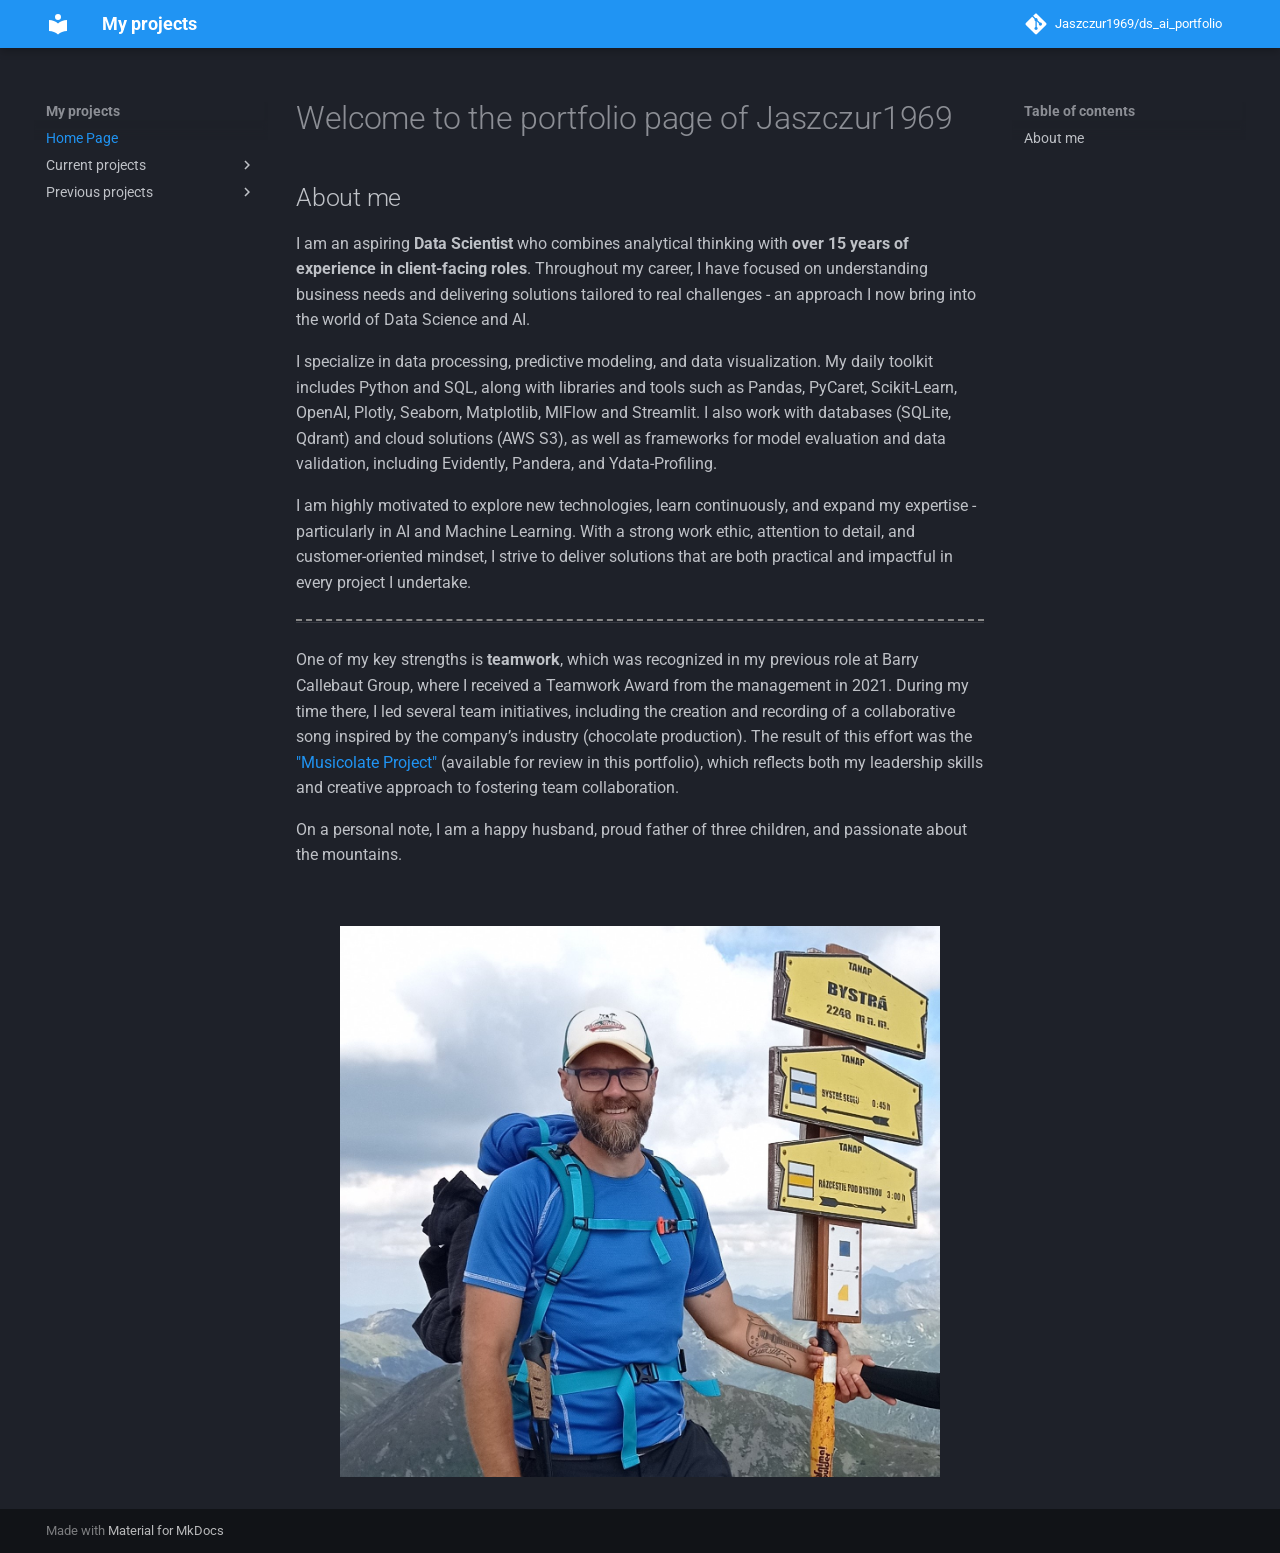
<file: index.html>
<!DOCTYPE html><html lang="en" class="no-js"><head>
    
      <meta charset="utf-8">
      <meta name="viewport" content="width=device-width,initial-scale=1">
      
        <meta name="description" content="See my Data Science and AI projects portfolio!">
      
      
        <meta name="author" content="Jaszczur1969">
      
      
        <link rel="canonical" href="https://github.com/Jaszczur1969/ds_ai_portfolio.git/">
      
      
      
        <link rel="next" href="Insightly/">
      
      
      <link rel="icon" href="assets/images/favicon.png">
      <meta name="generator" content="mkdocs-1.6.1, mkdocs-material-9.6.19">
    
    
      
        <title>My projects</title>
      
    
    
      <link rel="stylesheet" href="assets/stylesheets/main.7e37652d.min.css">
      
        
        <link rel="stylesheet" href="assets/stylesheets/palette.06af60db.min.css">
      
      


    
    
      
    
    
      
        
        
        <link rel="preconnect" href="https://fonts.gstatic.com" crossorigin>
        <link rel="stylesheet" href="https://fonts.googleapis.com/css?family=Roboto:300,300i,400,400i,700,700i%7CRoboto+Mono:400,400i,700,700i&amp;display=fallback">
        <style>:root{--md-text-font:"Roboto";--md-code-font:"Roboto Mono"}</style>
      
    
    
      <link rel="stylesheet" href="css/extra.css">
    
    <script>__md_scope=new URL(".",location),__md_hash=e=>[...e].reduce(((e,_)=>(e<<5)-e+_.charCodeAt(0)),0),__md_get=(e,_=localStorage,t=__md_scope)=>JSON.parse(_.getItem(t.pathname+"."+e)),__md_set=(e,_,t=localStorage,a=__md_scope)=>{try{t.setItem(a.pathname+"."+e,JSON.stringify(_))}catch(e){}}</script>
    
      

    
    
    
  <link href="assets/stylesheets/glightbox.min.css" rel="stylesheet"><script src="assets/javascripts/glightbox.min.js"></script><style id="glightbox-style">
            html.glightbox-open { overflow: initial; height: 100%; }
            .gslide-title { margin-top: 0px; user-select: text; }
            .gslide-desc { color: #666; user-select: text; }
            .gslide-image img { background: white; }
            .gscrollbar-fixer { padding-right: 15px; }
            .gdesc-inner { font-size: 0.75rem; }
            body[data-md-color-scheme="slate"] .gdesc-inner { background: var(--md-default-bg-color); }
            body[data-md-color-scheme="slate"] .gslide-title { color: var(--md-default-fg-color); }
            body[data-md-color-scheme="slate"] .gslide-desc { color: var(--md-default-fg-color); }
        </style></head>
  
  
    
    
      
    
    
    
    
    <body dir="ltr" data-md-color-scheme="slate" data-md-color-primary="blue" data-md-color-accent="indigo">
  
    
    <input class="md-toggle" data-md-toggle="drawer" type="checkbox" id="__drawer" autocomplete="off">
    <input class="md-toggle" data-md-toggle="search" type="checkbox" id="__search" autocomplete="off">
    <label class="md-overlay" for="__drawer"></label>
    <div data-md-component="skip">
      
        
        <a href="#welcome-to-the-portfolio-page-of-jaszczur1969" class="md-skip">
          Skip to content
        </a>
      
    </div>
    <div data-md-component="announce">
      
    </div>
    
    
      

  

<header class="md-header md-header--shadow" data-md-component="header">
  <nav class="md-header__inner md-grid" aria-label="Header">
    <a href="." title="My projects" class="md-header__button md-logo" aria-label="My projects" data-md-component="logo">
      
  
  <svg xmlns="http://www.w3.org/2000/svg" viewBox="0 0 24 24"><path d="M12 8a3 3 0 0 0 3-3 3 3 0 0 0-3-3 3 3 0 0 0-3 3 3 3 0 0 0 3 3m0 3.54C9.64 9.35 6.5 8 3 8v11c3.5 0 6.64 1.35 9 3.54 2.36-2.19 5.5-3.54 9-3.54V8c-3.5 0-6.64 1.35-9 3.54"></path></svg>

    </a>
    <label class="md-header__button md-icon" for="__drawer">
      
      <svg xmlns="http://www.w3.org/2000/svg" viewBox="0 0 24 24"><path d="M3 6h18v2H3zm0 5h18v2H3zm0 5h18v2H3z"></path></svg>
    </label>
    <div class="md-header__title" data-md-component="header-title">
      <div class="md-header__ellipsis">
        <div class="md-header__topic">
          <span class="md-ellipsis">
            My projects
          </span>
        </div>
        <div class="md-header__topic" data-md-component="header-topic">
          <span class="md-ellipsis">
            
              Home Page
            
          </span>
        </div>
      </div>
    </div>
    
      
        <form class="md-header__option" data-md-component="palette">
  
    
    
    
    <input class="md-option" data-md-color-media="" data-md-color-scheme="slate" data-md-color-primary="blue" data-md-color-accent="indigo" aria-hidden="true" type="radio" name="__palette" id="__palette_0">
    
  
</form>
      
    
    
      <script>var palette=__md_get("__palette");if(palette&&palette.color){if("(prefers-color-scheme)"===palette.color.media){var media=matchMedia("(prefers-color-scheme: light)"),input=document.querySelector(media.matches?"[data-md-color-media='(prefers-color-scheme: light)']":"[data-md-color-media='(prefers-color-scheme: dark)']");palette.color.media=input.getAttribute("data-md-color-media"),palette.color.scheme=input.getAttribute("data-md-color-scheme"),palette.color.primary=input.getAttribute("data-md-color-primary"),palette.color.accent=input.getAttribute("data-md-color-accent")}for(var[key,value]of Object.entries(palette.color))document.body.setAttribute("data-md-color-"+key,value)}</script>
    
    
    
    
      <div class="md-header__source">
        <a href="https://github.com/Jaszczur1969/ds_ai_portfolio.git" title="Go to repository" class="md-source" data-md-component="source">
  <div class="md-source__icon md-icon">
    
    <svg xmlns="http://www.w3.org/2000/svg" viewBox="0 0 448 512"><!--! Font Awesome Free 7.0.0 by @fontawesome - https://fontawesome.com License - https://fontawesome.com/license/free (Icons: CC BY 4.0, Fonts: SIL OFL 1.1, Code: MIT License) Copyright 2025 Fonticons, Inc.--><path fill="currentColor" d="M439.6 236.1 244 40.5c-5.4-5.5-12.8-8.5-20.4-8.5s-15 3-20.4 8.4L162.5 81l51.5 51.5c27.1-9.1 52.7 16.8 43.4 43.7l49.7 49.7c34.2-11.8 61.2 31 35.5 56.7-26.5 26.5-70.2-2.9-56-37.3L240.3 199v121.9c25.3 12.5 22.3 41.8 9.1 55-6.4 6.4-15.2 10.1-24.3 10.1s-17.8-3.6-24.3-10.1c-17.6-17.6-11.1-46.9 11.2-56v-123c-20.8-8.5-24.6-30.7-18.6-45L142.6 101 8.5 235.1C3 240.6 0 247.9 0 255.5s3 15 8.5 20.4l195.6 195.7c5.4 5.4 12.7 8.4 20.4 8.4s15-3 20.4-8.4l194.7-194.7c5.4-5.4 8.4-12.8 8.4-20.4s-3-15-8.4-20.4"></path></svg>
  </div>
  <div class="md-source__repository">
    Jaszczur1969/ds_ai_portfolio
  </div>
</a>
      </div>
    
  </nav>
  
</header>
    
    <div class="md-container" data-md-component="container">
      
      
        
          
        
      
      <main class="md-main" data-md-component="main">
        <div class="md-main__inner md-grid">
          
            
              
              <div class="md-sidebar md-sidebar--primary" data-md-component="sidebar" data-md-type="navigation">
                <div class="md-sidebar__scrollwrap">
                  <div class="md-sidebar__inner">
                    



<nav class="md-nav md-nav--primary" aria-label="Navigation" data-md-level="0">
  <label class="md-nav__title" for="__drawer">
    <a href="." title="My projects" class="md-nav__button md-logo" aria-label="My projects" data-md-component="logo">
      
  
  <svg xmlns="http://www.w3.org/2000/svg" viewBox="0 0 24 24"><path d="M12 8a3 3 0 0 0 3-3 3 3 0 0 0-3-3 3 3 0 0 0-3 3 3 3 0 0 0 3 3m0 3.54C9.64 9.35 6.5 8 3 8v11c3.5 0 6.64 1.35 9 3.54 2.36-2.19 5.5-3.54 9-3.54V8c-3.5 0-6.64 1.35-9 3.54"></path></svg>

    </a>
    My projects
  </label>
  
    <div class="md-nav__source">
      <a href="https://github.com/Jaszczur1969/ds_ai_portfolio.git" title="Go to repository" class="md-source" data-md-component="source">
  <div class="md-source__icon md-icon">
    
    <svg xmlns="http://www.w3.org/2000/svg" viewBox="0 0 448 512"><!--! Font Awesome Free 7.0.0 by @fontawesome - https://fontawesome.com License - https://fontawesome.com/license/free (Icons: CC BY 4.0, Fonts: SIL OFL 1.1, Code: MIT License) Copyright 2025 Fonticons, Inc.--><path fill="currentColor" d="M439.6 236.1 244 40.5c-5.4-5.5-12.8-8.5-20.4-8.5s-15 3-20.4 8.4L162.5 81l51.5 51.5c27.1-9.1 52.7 16.8 43.4 43.7l49.7 49.7c34.2-11.8 61.2 31 35.5 56.7-26.5 26.5-70.2-2.9-56-37.3L240.3 199v121.9c25.3 12.5 22.3 41.8 9.1 55-6.4 6.4-15.2 10.1-24.3 10.1s-17.8-3.6-24.3-10.1c-17.6-17.6-11.1-46.9 11.2-56v-123c-20.8-8.5-24.6-30.7-18.6-45L142.6 101 8.5 235.1C3 240.6 0 247.9 0 255.5s3 15 8.5 20.4l195.6 195.7c5.4 5.4 12.7 8.4 20.4 8.4s15-3 20.4-8.4l194.7-194.7c5.4-5.4 8.4-12.8 8.4-20.4s-3-15-8.4-20.4"></path></svg>
  </div>
  <div class="md-source__repository">
    Jaszczur1969/ds_ai_portfolio
  </div>
</a>
    </div>
  
  <ul class="md-nav__list" data-md-scrollfix>
    
      
      
  
  
    
  
  
  
    <li class="md-nav__item md-nav__item--active">
      
      <input class="md-nav__toggle md-toggle" type="checkbox" id="__toc">
      
      
        
      
      
        <label class="md-nav__link md-nav__link--active" for="__toc">
          
  
  
  <span class="md-ellipsis">
    Home Page
    
  </span>
  

          <span class="md-nav__icon md-icon"></span>
        </label>
      
      <a href="." class="md-nav__link md-nav__link--active">
        
  
  
  <span class="md-ellipsis">
    Home Page
    
  </span>
  

      </a>
      
        

<nav class="md-nav md-nav--secondary" aria-label="Table of contents">
  
  
  
    
  
  
    <label class="md-nav__title" for="__toc">
      <span class="md-nav__icon md-icon"></span>
      Table of contents
    </label>
    <ul class="md-nav__list" data-md-component="toc" data-md-scrollfix>
      
        <li class="md-nav__item">
  <a href="#about-me" class="md-nav__link">
    <span class="md-ellipsis">
      About me
    </span>
  </a>
  
</li>
      
    </ul>
  
</nav>
      
    </li>
  

    
      
      
  
  
  
  
    
    
    
    
    
    <li class="md-nav__item md-nav__item--nested">
      
        
        
        <input class="md-nav__toggle md-toggle " type="checkbox" id="__nav_2">
        
          
          <label class="md-nav__link" for="__nav_2" id="__nav_2_label" tabindex="0">
            
  
  
  <span class="md-ellipsis">
    Current projects
    
  </span>
  

            <span class="md-nav__icon md-icon"></span>
          </label>
        
        <nav class="md-nav" data-md-level="1" aria-labelledby="__nav_2_label" aria-expanded="false">
          <label class="md-nav__title" for="__nav_2">
            <span class="md-nav__icon md-icon"></span>
            Current projects
          </label>
          <ul class="md-nav__list" data-md-scrollfix>
            
              
                
  
  
  
  
    <li class="md-nav__item">
      <a href="Insightly/" class="md-nav__link">
        
  
  
  <span class="md-ellipsis">
    Insightly
    
  </span>
  

      </a>
    </li>
  

              
            
          </ul>
        </nav>
      
    </li>
  

    
      
      
  
  
  
  
    
    
    
    
    
    <li class="md-nav__item md-nav__item--nested">
      
        
        
        <input class="md-nav__toggle md-toggle " type="checkbox" id="__nav_3">
        
          
          <label class="md-nav__link" for="__nav_3" id="__nav_3_label" tabindex="0">
            
  
  
  <span class="md-ellipsis">
    Previous projects
    
  </span>
  

            <span class="md-nav__icon md-icon"></span>
          </label>
        
        <nav class="md-nav" data-md-level="1" aria-labelledby="__nav_3_label" aria-expanded="false">
          <label class="md-nav__title" for="__nav_3">
            <span class="md-nav__icon md-icon"></span>
            Previous projects
          </label>
          <ul class="md-nav__list" data-md-scrollfix>
            
              
                
  
  
  
  
    <li class="md-nav__item">
      <a href="Titanic/" class="md-nav__link">
        
  
  
  <span class="md-ellipsis">
    EDA - Titanic (PL)
    
  </span>
  

      </a>
    </li>
  

              
            
              
                
  
  
  
  
    <li class="md-nav__item">
      <a href="Iris/" class="md-nav__link">
        
  
  
  <span class="md-ellipsis">
    EDA - Iris (PL)
    
  </span>
  

      </a>
    </li>
  

              
            
              
                
  
  
  
  
    <li class="md-nav__item">
      <a href="EchoSummary%20Gold/" class="md-nav__link">
        
  
  
  <span class="md-ellipsis">
    EchoSummary Gold (EN)
    
  </span>
  

      </a>
    </li>
  

              
            
              
                
  
  
  
  
    <li class="md-nav__item">
      <a href="Insurance%20predictor/" class="md-nav__link">
        
  
  
  <span class="md-ellipsis">
    Insurance predictor (EN)
    
  </span>
  

      </a>
    </li>
  

              
            
              
                
  
  
  
  
    <li class="md-nav__item">
      <a href="Time2Run/" class="md-nav__link">
        
  
  
  <span class="md-ellipsis">
    Time2Run (EN)
    
  </span>
  

      </a>
    </li>
  

              
            
              
                
  
  
  
  
    <li class="md-nav__item">
      <a href="Friend%20Seeker/" class="md-nav__link">
        
  
  
  <span class="md-ellipsis">
    Friend Seeker (PL)
    
  </span>
  

      </a>
    </li>
  

              
            
              
                
  
  
  
  
    
    
    
    
    
    <li class="md-nav__item md-nav__item--nested">
      
        
        
        <input class="md-nav__toggle md-toggle " type="checkbox" id="__nav_3_7">
        
          
          <label class="md-nav__link" for="__nav_3_7" id="__nav_3_7_label" tabindex="0">
            
  
  
  <span class="md-ellipsis">
    Others
    
  </span>
  

            <span class="md-nav__icon md-icon"></span>
          </label>
        
        <nav class="md-nav" data-md-level="2" aria-labelledby="__nav_3_7_label" aria-expanded="false">
          <label class="md-nav__title" for="__nav_3_7">
            <span class="md-nav__icon md-icon"></span>
            Others
          </label>
          <ul class="md-nav__list" data-md-scrollfix>
            
              
                
  
  
  
  
    <li class="md-nav__item">
      <a href="Musicolate%20project/" class="md-nav__link">
        
  
  
  <span class="md-ellipsis">
    Musicolate project
    
  </span>
  

      </a>
    </li>
  

              
            
          </ul>
        </nav>
      
    </li>
  

              
            
          </ul>
        </nav>
      
    </li>
  

    
  </ul>
</nav>
                  </div>
                </div>
              </div>
            
            
              
              <div class="md-sidebar md-sidebar--secondary" data-md-component="sidebar" data-md-type="toc">
                <div class="md-sidebar__scrollwrap">
                  <div class="md-sidebar__inner">
                    

<nav class="md-nav md-nav--secondary" aria-label="Table of contents">
  
  
  
    
  
  
    <label class="md-nav__title" for="__toc">
      <span class="md-nav__icon md-icon"></span>
      Table of contents
    </label>
    <ul class="md-nav__list" data-md-component="toc" data-md-scrollfix>
      
        <li class="md-nav__item">
  <a href="#about-me" class="md-nav__link">
    <span class="md-ellipsis">
      About me
    </span>
  </a>
  
</li>
      
    </ul>
  
</nav>
                  </div>
                </div>
              </div>
            
          
          
            <div class="md-content" data-md-component="content">
              <article class="md-content__inner md-typeset">
                
                  


  
  


<h1 id="welcome-to-the-portfolio-page-of-jaszczur1969">Welcome to the portfolio page of Jaszczur1969</h1>
<h2 id="about-me">About me</h2>
<p>I am an aspiring <strong>Data Scientist</strong> who combines analytical thinking with <strong>over 15 years of experience in client-facing roles</strong>. Throughout my career, I have focused on understanding business needs and delivering solutions tailored to real challenges - an approach I now bring into the world of Data Science and AI.</p>
<p>I specialize in data processing, predictive modeling, and data visualization. My daily toolkit includes Python and SQL, along with libraries and tools such as Pandas, PyCaret, Scikit-Learn, OpenAI, Plotly, Seaborn, Matplotlib, MlFlow and Streamlit. I also work with databases (SQLite, Qdrant) and cloud solutions (AWS S3), as well as frameworks for model evaluation and data validation, including Evidently, Pandera, and Ydata-Profiling.</p>
<p>I am highly motivated to explore new technologies, learn continuously, and expand my expertise - particularly in AI and Machine Learning. With a strong work ethic, attention to detail, and customer-oriented mindset, I strive to deliver solutions that are both practical and impactful in every project I undertake.</p>
<hr class="section-divider">

<p>One of my key strengths is <strong>teamwork</strong>, which was recognized in my previous role at Barry Callebaut Group, where I received a Teamwork Award from the management in 2021. During my time there, I led several team initiatives, including the creation and recording of a collaborative song inspired by the company’s industry (chocolate production). The result of this effort was the <a href="Musicolate%20project/">"Musicolate Project"</a> (available for review in this portfolio), which reflects both my leadership skills and creative approach to fostering team collaboration.</p>
<p>On a personal note, I am a happy husband, proud father of three children, and passionate about the mountains.</p>
<p><br></p>
<div style="text-align: center;">
    <a class="glightbox" data-type="image" data-width="auto" data-height="auto" href="Zdjecie_1.jpg" data-desc-position="bottom"><img src="Zdjecie_1.jpg" alt="Image" width="600"></a>
</div>












                
              </article>
            </div>
          
          
<script>var target=document.getElementById(location.hash.slice(1));target&&target.name&&(target.checked=target.name.startsWith("__tabbed_"))</script>
        </div>
        
      </main>
      
        <footer class="md-footer">
  
  <div class="md-footer-meta md-typeset">
    <div class="md-footer-meta__inner md-grid">
      <div class="md-copyright">
  
  
    Made with
    <a href="https://squidfunk.github.io/mkdocs-material/" target="_blank" rel="noopener">
      Material for MkDocs
    </a>
  
</div>
      
    </div>
  </div>
</footer>
      
    </div>
    <div class="md-dialog" data-md-component="dialog">
      <div class="md-dialog__inner md-typeset"></div>
    </div>
    
    
    
      
      <script id="__config" type="application/json">{"base": ".", "features": [], "search": "assets/javascripts/workers/search.973d3a69.min.js", "tags": null, "translations": {"clipboard.copied": "Copied to clipboard", "clipboard.copy": "Copy to clipboard", "search.result.more.one": "1 more on this page", "search.result.more.other": "# more on this page", "search.result.none": "No matching documents", "search.result.one": "1 matching document", "search.result.other": "# matching documents", "search.result.placeholder": "Type to start searching", "search.result.term.missing": "Missing", "select.version": "Select version"}, "version": null}</script>
    
    
      <script src="assets/javascripts/bundle.92b07e13.min.js"></script>
      
    
  
<script id="init-glightbox">const lightbox = GLightbox({"touchNavigation": true, "loop": false, "zoomable": true, "draggable": true, "openEffect": "zoom", "closeEffect": "zoom", "slideEffect": "slide"});
document$.subscribe(()=>{ lightbox.reload(); });
</script></body></html>
</file>
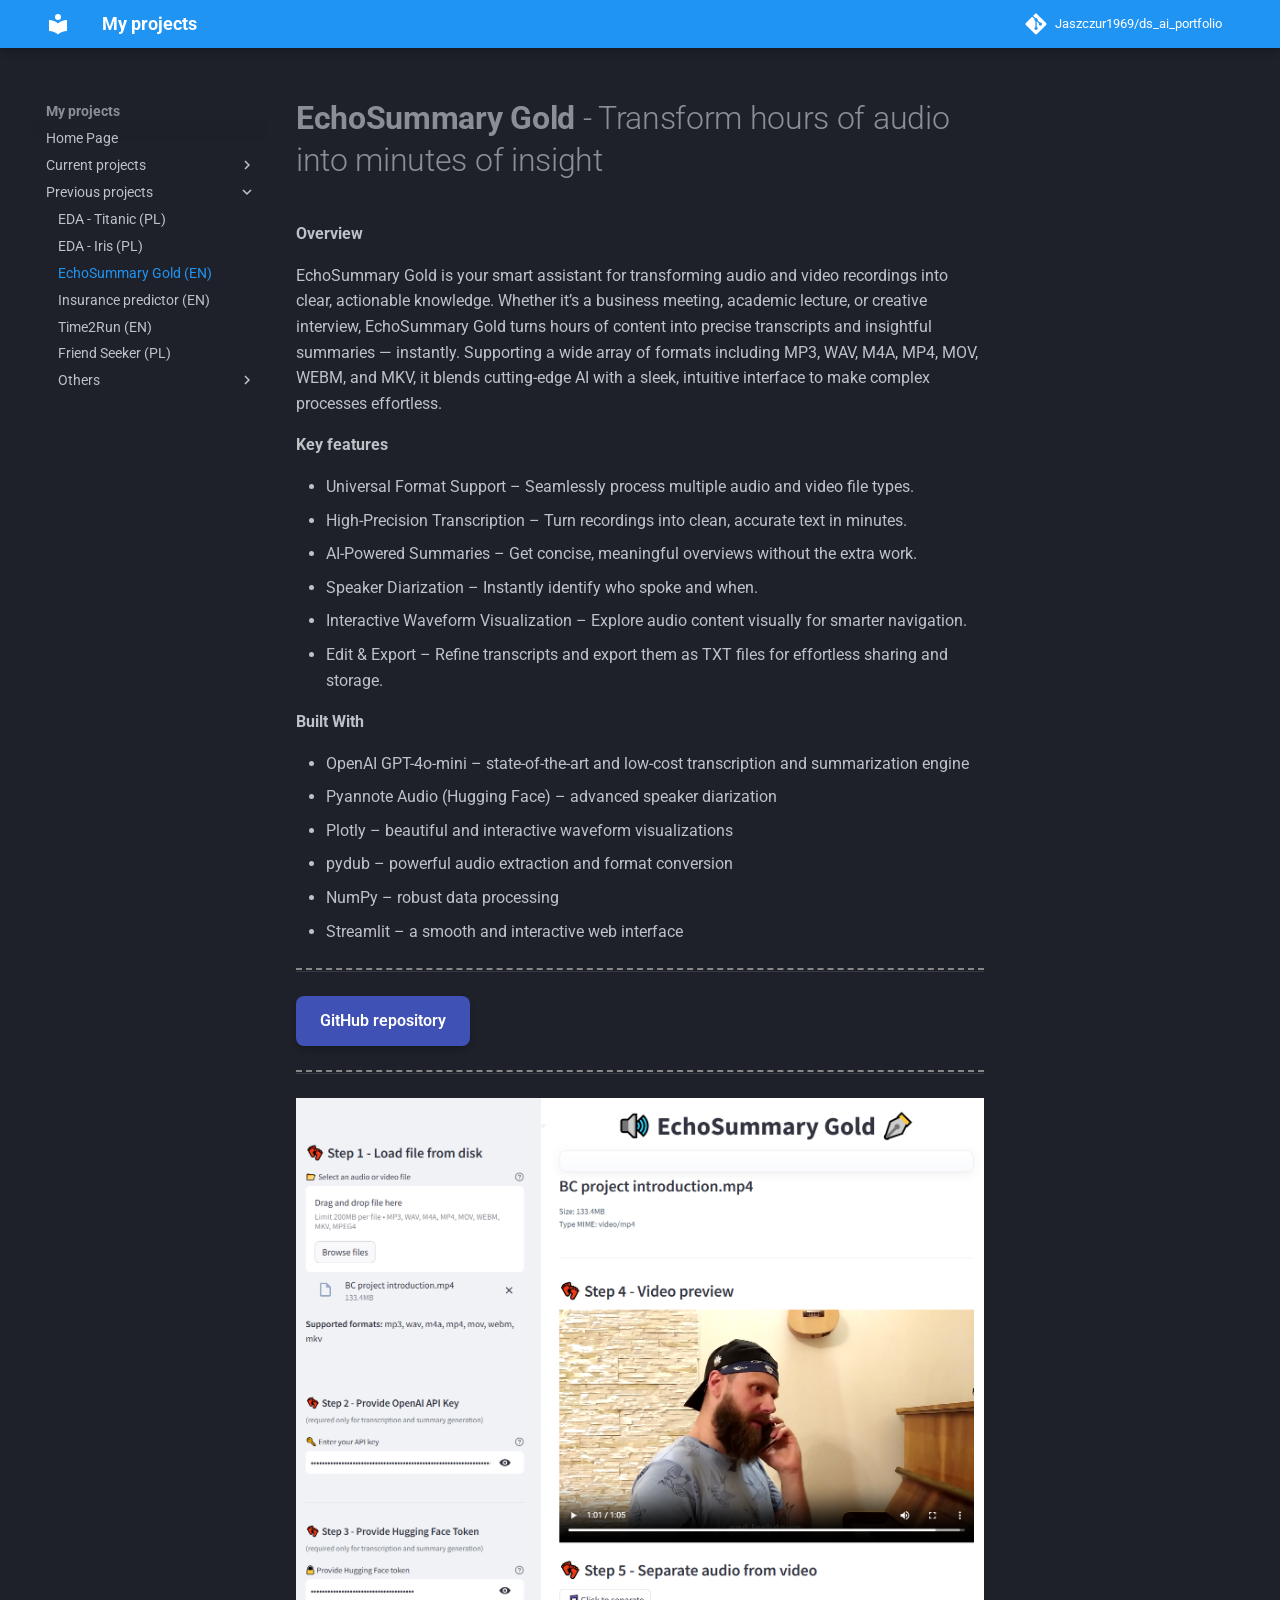
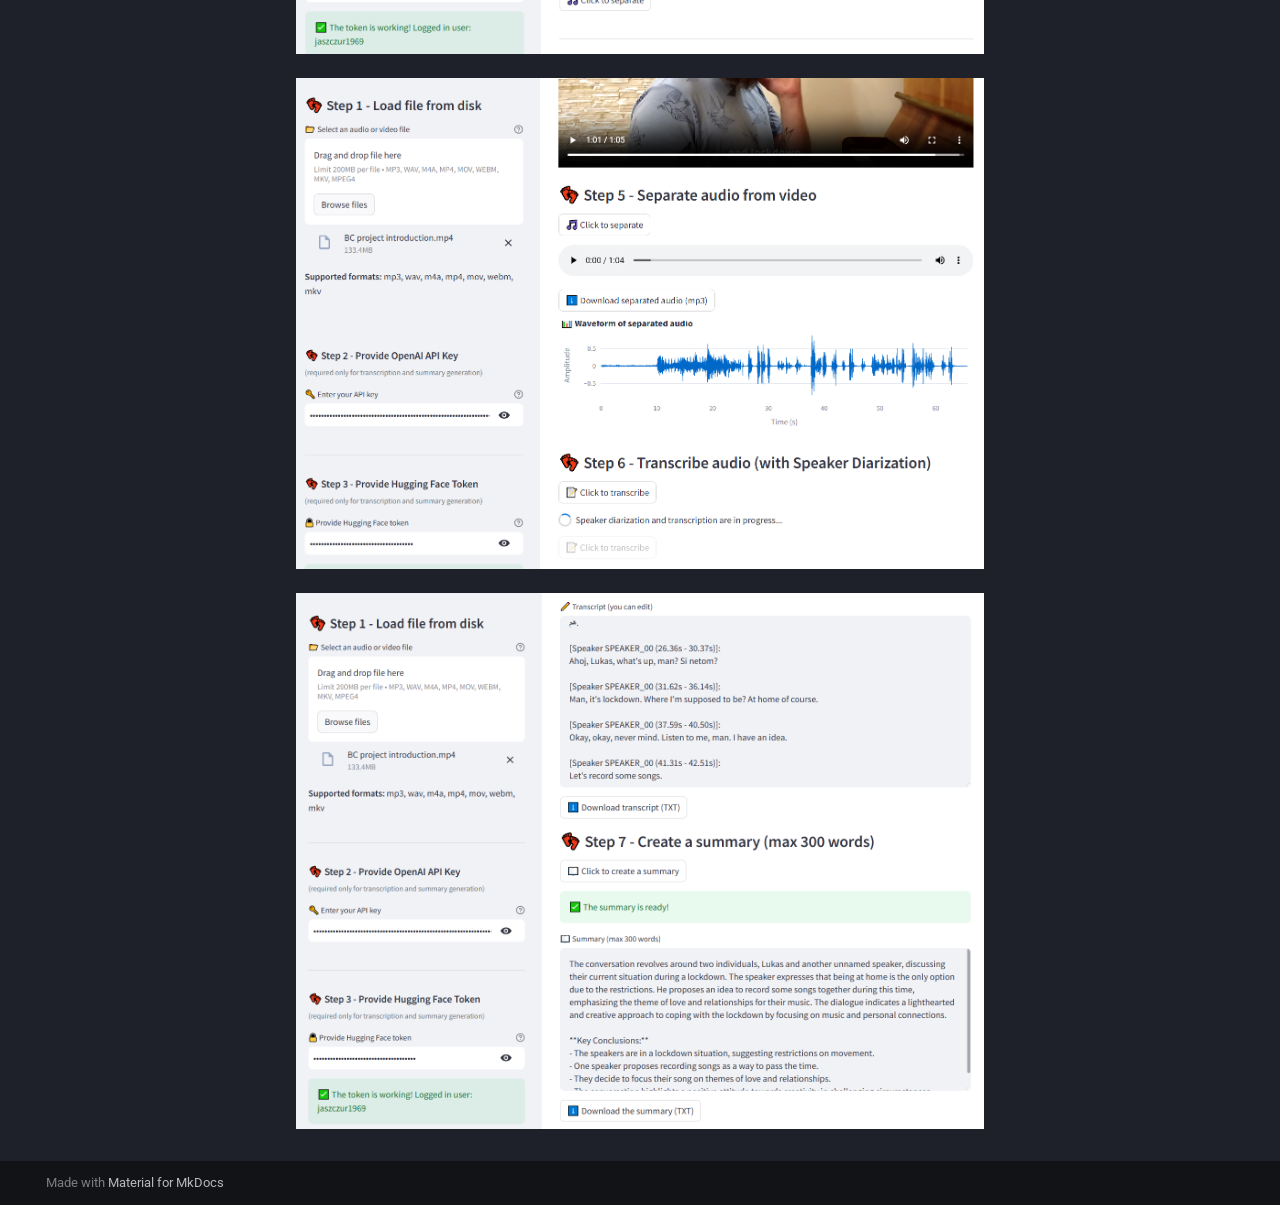
<file: EchoSummary Gold/index.html>
<!DOCTYPE html><html lang="en" class="no-js"><head>
    
      <meta charset="utf-8">
      <meta name="viewport" content="width=device-width,initial-scale=1">
      
        <meta name="description" content="See my Data Science and AI projects portfolio!">
      
      
        <meta name="author" content="Jaszczur1969">
      
      
        <link rel="canonical" href="https://github.com/Jaszczur1969/ds_ai_portfolio.git/EchoSummary%20Gold/">
      
      
        <link rel="prev" href="../Iris/">
      
      
        <link rel="next" href="../Insurance%20predictor/">
      
      
      <link rel="icon" href="../assets/images/favicon.png">
      <meta name="generator" content="mkdocs-1.6.1, mkdocs-material-9.6.19">
    
    
      
        <title>EchoSummary Gold (EN) - My projects</title>
      
    
    
      <link rel="stylesheet" href="../assets/stylesheets/main.7e37652d.min.css">
      
        
        <link rel="stylesheet" href="../assets/stylesheets/palette.06af60db.min.css">
      
      


    
    
      
    
    
      
        
        
        <link rel="preconnect" href="https://fonts.gstatic.com" crossorigin>
        <link rel="stylesheet" href="https://fonts.googleapis.com/css?family=Roboto:300,300i,400,400i,700,700i%7CRoboto+Mono:400,400i,700,700i&amp;display=fallback">
        <style>:root{--md-text-font:"Roboto";--md-code-font:"Roboto Mono"}</style>
      
    
    
      <link rel="stylesheet" href="../css/extra.css">
    
    <script>__md_scope=new URL("..",location),__md_hash=e=>[...e].reduce(((e,_)=>(e<<5)-e+_.charCodeAt(0)),0),__md_get=(e,_=localStorage,t=__md_scope)=>JSON.parse(_.getItem(t.pathname+"."+e)),__md_set=(e,_,t=localStorage,a=__md_scope)=>{try{t.setItem(a.pathname+"."+e,JSON.stringify(_))}catch(e){}}</script>
    
      

    
    
    
  <link href="../assets/stylesheets/glightbox.min.css" rel="stylesheet"><script src="../assets/javascripts/glightbox.min.js"></script><style id="glightbox-style">
            html.glightbox-open { overflow: initial; height: 100%; }
            .gslide-title { margin-top: 0px; user-select: text; }
            .gslide-desc { color: #666; user-select: text; }
            .gslide-image img { background: white; }
            .gscrollbar-fixer { padding-right: 15px; }
            .gdesc-inner { font-size: 0.75rem; }
            body[data-md-color-scheme="slate"] .gdesc-inner { background: var(--md-default-bg-color); }
            body[data-md-color-scheme="slate"] .gslide-title { color: var(--md-default-fg-color); }
            body[data-md-color-scheme="slate"] .gslide-desc { color: var(--md-default-fg-color); }
        </style></head>
  
  
    
    
      
    
    
    
    
    <body dir="ltr" data-md-color-scheme="slate" data-md-color-primary="blue" data-md-color-accent="indigo">
  
    
    <input class="md-toggle" data-md-toggle="drawer" type="checkbox" id="__drawer" autocomplete="off">
    <input class="md-toggle" data-md-toggle="search" type="checkbox" id="__search" autocomplete="off">
    <label class="md-overlay" for="__drawer"></label>
    <div data-md-component="skip">
      
        
        <a href="#echosummary-gold-transform-hours-of-audio-into-minutes-of-insight" class="md-skip">
          Skip to content
        </a>
      
    </div>
    <div data-md-component="announce">
      
    </div>
    
    
      

  

<header class="md-header md-header--shadow" data-md-component="header">
  <nav class="md-header__inner md-grid" aria-label="Header">
    <a href=".." title="My projects" class="md-header__button md-logo" aria-label="My projects" data-md-component="logo">
      
  
  <svg xmlns="http://www.w3.org/2000/svg" viewBox="0 0 24 24"><path d="M12 8a3 3 0 0 0 3-3 3 3 0 0 0-3-3 3 3 0 0 0-3 3 3 3 0 0 0 3 3m0 3.54C9.64 9.35 6.5 8 3 8v11c3.5 0 6.64 1.35 9 3.54 2.36-2.19 5.5-3.54 9-3.54V8c-3.5 0-6.64 1.35-9 3.54"></path></svg>

    </a>
    <label class="md-header__button md-icon" for="__drawer">
      
      <svg xmlns="http://www.w3.org/2000/svg" viewBox="0 0 24 24"><path d="M3 6h18v2H3zm0 5h18v2H3zm0 5h18v2H3z"></path></svg>
    </label>
    <div class="md-header__title" data-md-component="header-title">
      <div class="md-header__ellipsis">
        <div class="md-header__topic">
          <span class="md-ellipsis">
            My projects
          </span>
        </div>
        <div class="md-header__topic" data-md-component="header-topic">
          <span class="md-ellipsis">
            
              EchoSummary Gold (EN)
            
          </span>
        </div>
      </div>
    </div>
    
      
        <form class="md-header__option" data-md-component="palette">
  
    
    
    
    <input class="md-option" data-md-color-media="" data-md-color-scheme="slate" data-md-color-primary="blue" data-md-color-accent="indigo" aria-hidden="true" type="radio" name="__palette" id="__palette_0">
    
  
</form>
      
    
    
      <script>var palette=__md_get("__palette");if(palette&&palette.color){if("(prefers-color-scheme)"===palette.color.media){var media=matchMedia("(prefers-color-scheme: light)"),input=document.querySelector(media.matches?"[data-md-color-media='(prefers-color-scheme: light)']":"[data-md-color-media='(prefers-color-scheme: dark)']");palette.color.media=input.getAttribute("data-md-color-media"),palette.color.scheme=input.getAttribute("data-md-color-scheme"),palette.color.primary=input.getAttribute("data-md-color-primary"),palette.color.accent=input.getAttribute("data-md-color-accent")}for(var[key,value]of Object.entries(palette.color))document.body.setAttribute("data-md-color-"+key,value)}</script>
    
    
    
    
      <div class="md-header__source">
        <a href="https://github.com/Jaszczur1969/ds_ai_portfolio.git" title="Go to repository" class="md-source" data-md-component="source">
  <div class="md-source__icon md-icon">
    
    <svg xmlns="http://www.w3.org/2000/svg" viewBox="0 0 448 512"><!--! Font Awesome Free 7.0.0 by @fontawesome - https://fontawesome.com License - https://fontawesome.com/license/free (Icons: CC BY 4.0, Fonts: SIL OFL 1.1, Code: MIT License) Copyright 2025 Fonticons, Inc.--><path fill="currentColor" d="M439.6 236.1 244 40.5c-5.4-5.5-12.8-8.5-20.4-8.5s-15 3-20.4 8.4L162.5 81l51.5 51.5c27.1-9.1 52.7 16.8 43.4 43.7l49.7 49.7c34.2-11.8 61.2 31 35.5 56.7-26.5 26.5-70.2-2.9-56-37.3L240.3 199v121.9c25.3 12.5 22.3 41.8 9.1 55-6.4 6.4-15.2 10.1-24.3 10.1s-17.8-3.6-24.3-10.1c-17.6-17.6-11.1-46.9 11.2-56v-123c-20.8-8.5-24.6-30.7-18.6-45L142.6 101 8.5 235.1C3 240.6 0 247.9 0 255.5s3 15 8.5 20.4l195.6 195.7c5.4 5.4 12.7 8.4 20.4 8.4s15-3 20.4-8.4l194.7-194.7c5.4-5.4 8.4-12.8 8.4-20.4s-3-15-8.4-20.4"></path></svg>
  </div>
  <div class="md-source__repository">
    Jaszczur1969/ds_ai_portfolio
  </div>
</a>
      </div>
    
  </nav>
  
</header>
    
    <div class="md-container" data-md-component="container">
      
      
        
          
        
      
      <main class="md-main" data-md-component="main">
        <div class="md-main__inner md-grid">
          
            
              
              <div class="md-sidebar md-sidebar--primary" data-md-component="sidebar" data-md-type="navigation">
                <div class="md-sidebar__scrollwrap">
                  <div class="md-sidebar__inner">
                    



<nav class="md-nav md-nav--primary" aria-label="Navigation" data-md-level="0">
  <label class="md-nav__title" for="__drawer">
    <a href=".." title="My projects" class="md-nav__button md-logo" aria-label="My projects" data-md-component="logo">
      
  
  <svg xmlns="http://www.w3.org/2000/svg" viewBox="0 0 24 24"><path d="M12 8a3 3 0 0 0 3-3 3 3 0 0 0-3-3 3 3 0 0 0-3 3 3 3 0 0 0 3 3m0 3.54C9.64 9.35 6.5 8 3 8v11c3.5 0 6.64 1.35 9 3.54 2.36-2.19 5.5-3.54 9-3.54V8c-3.5 0-6.64 1.35-9 3.54"></path></svg>

    </a>
    My projects
  </label>
  
    <div class="md-nav__source">
      <a href="https://github.com/Jaszczur1969/ds_ai_portfolio.git" title="Go to repository" class="md-source" data-md-component="source">
  <div class="md-source__icon md-icon">
    
    <svg xmlns="http://www.w3.org/2000/svg" viewBox="0 0 448 512"><!--! Font Awesome Free 7.0.0 by @fontawesome - https://fontawesome.com License - https://fontawesome.com/license/free (Icons: CC BY 4.0, Fonts: SIL OFL 1.1, Code: MIT License) Copyright 2025 Fonticons, Inc.--><path fill="currentColor" d="M439.6 236.1 244 40.5c-5.4-5.5-12.8-8.5-20.4-8.5s-15 3-20.4 8.4L162.5 81l51.5 51.5c27.1-9.1 52.7 16.8 43.4 43.7l49.7 49.7c34.2-11.8 61.2 31 35.5 56.7-26.5 26.5-70.2-2.9-56-37.3L240.3 199v121.9c25.3 12.5 22.3 41.8 9.1 55-6.4 6.4-15.2 10.1-24.3 10.1s-17.8-3.6-24.3-10.1c-17.6-17.6-11.1-46.9 11.2-56v-123c-20.8-8.5-24.6-30.7-18.6-45L142.6 101 8.5 235.1C3 240.6 0 247.9 0 255.5s3 15 8.5 20.4l195.6 195.7c5.4 5.4 12.7 8.4 20.4 8.4s15-3 20.4-8.4l194.7-194.7c5.4-5.4 8.4-12.8 8.4-20.4s-3-15-8.4-20.4"></path></svg>
  </div>
  <div class="md-source__repository">
    Jaszczur1969/ds_ai_portfolio
  </div>
</a>
    </div>
  
  <ul class="md-nav__list" data-md-scrollfix>
    
      
      
  
  
  
  
    <li class="md-nav__item">
      <a href=".." class="md-nav__link">
        
  
  
  <span class="md-ellipsis">
    Home Page
    
  </span>
  

      </a>
    </li>
  

    
      
      
  
  
  
  
    
    
    
    
    
    <li class="md-nav__item md-nav__item--nested">
      
        
        
        <input class="md-nav__toggle md-toggle " type="checkbox" id="__nav_2">
        
          
          <label class="md-nav__link" for="__nav_2" id="__nav_2_label" tabindex="0">
            
  
  
  <span class="md-ellipsis">
    Current projects
    
  </span>
  

            <span class="md-nav__icon md-icon"></span>
          </label>
        
        <nav class="md-nav" data-md-level="1" aria-labelledby="__nav_2_label" aria-expanded="false">
          <label class="md-nav__title" for="__nav_2">
            <span class="md-nav__icon md-icon"></span>
            Current projects
          </label>
          <ul class="md-nav__list" data-md-scrollfix>
            
              
                
  
  
  
  
    <li class="md-nav__item">
      <a href="../Insightly/" class="md-nav__link">
        
  
  
  <span class="md-ellipsis">
    Insightly
    
  </span>
  

      </a>
    </li>
  

              
            
          </ul>
        </nav>
      
    </li>
  

    
      
      
  
  
    
  
  
  
    
    
    
    
    
    <li class="md-nav__item md-nav__item--active md-nav__item--nested">
      
        
        
        <input class="md-nav__toggle md-toggle " type="checkbox" id="__nav_3" checked>
        
          
          <label class="md-nav__link" for="__nav_3" id="__nav_3_label" tabindex="0">
            
  
  
  <span class="md-ellipsis">
    Previous projects
    
  </span>
  

            <span class="md-nav__icon md-icon"></span>
          </label>
        
        <nav class="md-nav" data-md-level="1" aria-labelledby="__nav_3_label" aria-expanded="true">
          <label class="md-nav__title" for="__nav_3">
            <span class="md-nav__icon md-icon"></span>
            Previous projects
          </label>
          <ul class="md-nav__list" data-md-scrollfix>
            
              
                
  
  
  
  
    <li class="md-nav__item">
      <a href="../Titanic/" class="md-nav__link">
        
  
  
  <span class="md-ellipsis">
    EDA - Titanic (PL)
    
  </span>
  

      </a>
    </li>
  

              
            
              
                
  
  
  
  
    <li class="md-nav__item">
      <a href="../Iris/" class="md-nav__link">
        
  
  
  <span class="md-ellipsis">
    EDA - Iris (PL)
    
  </span>
  

      </a>
    </li>
  

              
            
              
                
  
  
    
  
  
  
    <li class="md-nav__item md-nav__item--active">
      
      <input class="md-nav__toggle md-toggle" type="checkbox" id="__toc">
      
      
        
      
      
      <a href="./" class="md-nav__link md-nav__link--active">
        
  
  
  <span class="md-ellipsis">
    EchoSummary Gold (EN)
    
  </span>
  

      </a>
      
    </li>
  

              
            
              
                
  
  
  
  
    <li class="md-nav__item">
      <a href="../Insurance%20predictor/" class="md-nav__link">
        
  
  
  <span class="md-ellipsis">
    Insurance predictor (EN)
    
  </span>
  

      </a>
    </li>
  

              
            
              
                
  
  
  
  
    <li class="md-nav__item">
      <a href="../Time2Run/" class="md-nav__link">
        
  
  
  <span class="md-ellipsis">
    Time2Run (EN)
    
  </span>
  

      </a>
    </li>
  

              
            
              
                
  
  
  
  
    <li class="md-nav__item">
      <a href="../Friend%20Seeker/" class="md-nav__link">
        
  
  
  <span class="md-ellipsis">
    Friend Seeker (PL)
    
  </span>
  

      </a>
    </li>
  

              
            
              
                
  
  
  
  
    
    
    
    
    
    <li class="md-nav__item md-nav__item--nested">
      
        
        
        <input class="md-nav__toggle md-toggle " type="checkbox" id="__nav_3_7">
        
          
          <label class="md-nav__link" for="__nav_3_7" id="__nav_3_7_label" tabindex="0">
            
  
  
  <span class="md-ellipsis">
    Others
    
  </span>
  

            <span class="md-nav__icon md-icon"></span>
          </label>
        
        <nav class="md-nav" data-md-level="2" aria-labelledby="__nav_3_7_label" aria-expanded="false">
          <label class="md-nav__title" for="__nav_3_7">
            <span class="md-nav__icon md-icon"></span>
            Others
          </label>
          <ul class="md-nav__list" data-md-scrollfix>
            
              
                
  
  
  
  
    <li class="md-nav__item">
      <a href="../Musicolate%20project/" class="md-nav__link">
        
  
  
  <span class="md-ellipsis">
    Musicolate project
    
  </span>
  

      </a>
    </li>
  

              
            
          </ul>
        </nav>
      
    </li>
  

              
            
          </ul>
        </nav>
      
    </li>
  

    
  </ul>
</nav>
                  </div>
                </div>
              </div>
            
            
              
              <div class="md-sidebar md-sidebar--secondary" data-md-component="sidebar" data-md-type="toc">
                <div class="md-sidebar__scrollwrap">
                  <div class="md-sidebar__inner">
                    

<nav class="md-nav md-nav--secondary" aria-label="Table of contents">
  
  
  
    
  
  
</nav>
                  </div>
                </div>
              </div>
            
          
          
            <div class="md-content" data-md-component="content">
              <article class="md-content__inner md-typeset">
                
                  


  
  


<h1 id="echosummary-gold-transform-hours-of-audio-into-minutes-of-insight"><strong>EchoSummary Gold</strong> - Transform hours of audio into minutes of insight</h1>
<p><strong>Overview</strong></p>
<p>EchoSummary Gold is your smart assistant for transforming audio and video recordings into clear, actionable knowledge. Whether it’s a business meeting, academic lecture, or creative interview, EchoSummary Gold turns hours of content into precise transcripts and insightful summaries — instantly. Supporting a wide array of formats including MP3, WAV, M4A, MP4, MOV, WEBM, and MKV, it blends cutting-edge AI with a sleek, intuitive interface to make complex processes effortless.</p>
<p><strong>Key features</strong></p>
<ul>
<li>Universal Format Support – Seamlessly process multiple audio and video file types.</li>
<li>High-Precision Transcription – Turn recordings into clean, accurate text in minutes.</li>
<li>AI-Powered Summaries – Get concise, meaningful overviews without the extra work.</li>
<li>Speaker Diarization – Instantly identify who spoke and when.</li>
<li>Interactive Waveform Visualization – Explore audio content visually for smarter navigation.</li>
<li>Edit &amp; Export – Refine transcripts and export them as TXT files for effortless sharing and storage.</li>
</ul>
<p><strong>Built With</strong></p>
<ul>
<li>OpenAI GPT-4o-mini – state-of-the-art and low-cost transcription and summarization engine</li>
<li>Pyannote Audio (Hugging Face) – advanced speaker diarization</li>
<li>Plotly – beautiful and interactive waveform visualizations</li>
<li>pydub – powerful audio extraction and format conversion</li>
<li>NumPy – robust data processing</li>
<li>Streamlit – a smooth and interactive web interface</li>
</ul>
<hr class="section-divider">

<p><a class="button-link" href="https://github.com/Jaszczur1969/EchoSummary_Gold.git" target="_blank">GitHub repository</a></p>
<hr class="section-divider">

<p><a class="glightbox" data-type="image" data-width="auto" data-height="auto" href="EchoSummary_1.PNG" data-desc-position="bottom"><img src="EchoSummary_1.PNG" alt="Opis obrazka" width="800"></a></p>
<p><a class="glightbox" data-type="image" data-width="auto" data-height="auto" href="EchoSummary_2.PNG" data-desc-position="bottom"><img src="EchoSummary_2.PNG" alt="Opis obrazka" width="800"></a></p>
<p><a class="glightbox" data-type="image" data-width="auto" data-height="auto" href="EchoSummary_3.PNG" data-desc-position="bottom"><img src="EchoSummary_3.PNG" alt="Opis obrazka" width="800"></a></p>












                
              </article>
            </div>
          
          
<script>var target=document.getElementById(location.hash.slice(1));target&&target.name&&(target.checked=target.name.startsWith("__tabbed_"))</script>
        </div>
        
      </main>
      
        <footer class="md-footer">
  
  <div class="md-footer-meta md-typeset">
    <div class="md-footer-meta__inner md-grid">
      <div class="md-copyright">
  
  
    Made with
    <a href="https://squidfunk.github.io/mkdocs-material/" target="_blank" rel="noopener">
      Material for MkDocs
    </a>
  
</div>
      
    </div>
  </div>
</footer>
      
    </div>
    <div class="md-dialog" data-md-component="dialog">
      <div class="md-dialog__inner md-typeset"></div>
    </div>
    
    
    
      
      <script id="__config" type="application/json">{"base": "..", "features": [], "search": "../assets/javascripts/workers/search.973d3a69.min.js", "tags": null, "translations": {"clipboard.copied": "Copied to clipboard", "clipboard.copy": "Copy to clipboard", "search.result.more.one": "1 more on this page", "search.result.more.other": "# more on this page", "search.result.none": "No matching documents", "search.result.one": "1 matching document", "search.result.other": "# matching documents", "search.result.placeholder": "Type to start searching", "search.result.term.missing": "Missing", "select.version": "Select version"}, "version": null}</script>
    
    
      <script src="../assets/javascripts/bundle.92b07e13.min.js"></script>
      
    
  
<script id="init-glightbox">const lightbox = GLightbox({"touchNavigation": true, "loop": false, "zoomable": true, "draggable": true, "openEffect": "zoom", "closeEffect": "zoom", "slideEffect": "slide"});
document$.subscribe(()=>{ lightbox.reload(); });
</script></body></html>
</file>
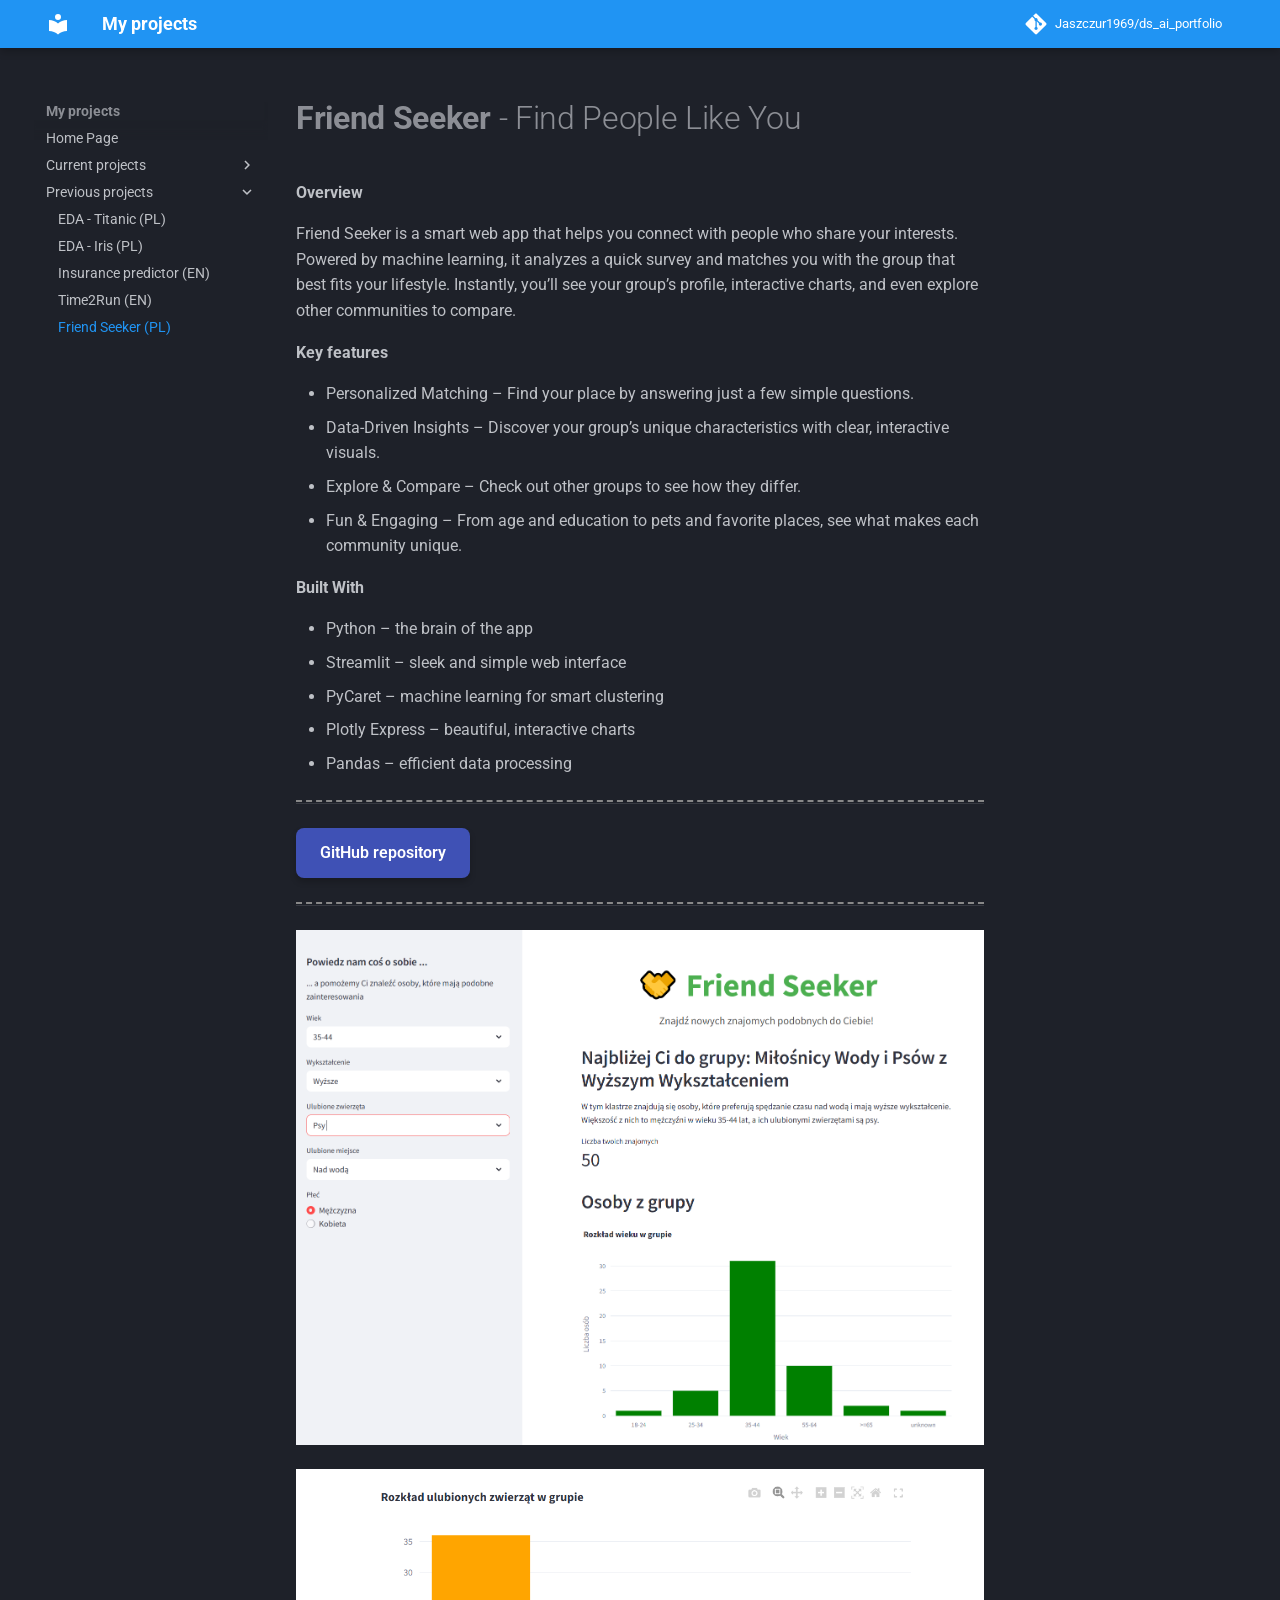
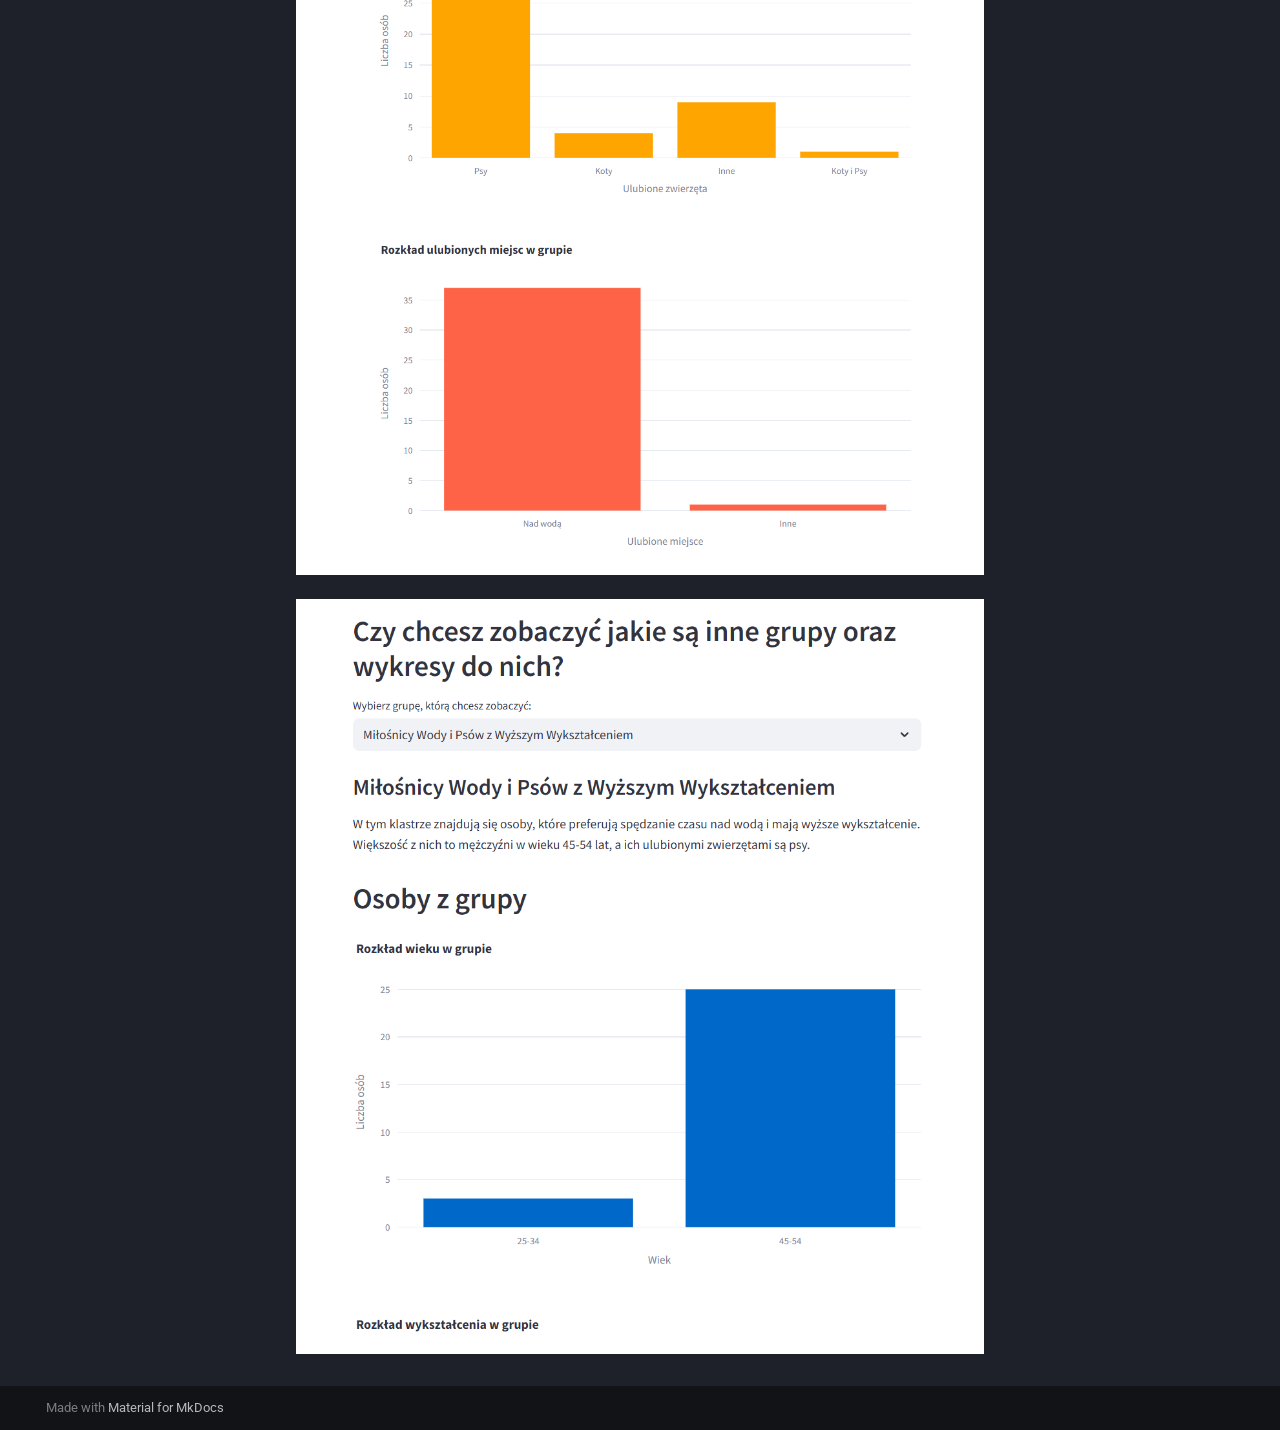
<file: Friend Seeker/index.html>
<!DOCTYPE html><html lang="en" class="no-js"><head>
    
      <meta charset="utf-8">
      <meta name="viewport" content="width=device-width,initial-scale=1">
      
        <meta name="description" content="See my Data Science and AI projects portfolio!">
      
      
        <meta name="author" content="Jaszczur1969">
      
      
        <link rel="canonical" href="https://github.com/Jaszczur1969/ds_ai_portfolio.git/Friend%20Seeker/">
      
      
        <link rel="prev" href="../Time2Run/">
      
      
      
      <link rel="icon" href="../assets/images/favicon.png">
      <meta name="generator" content="mkdocs-1.6.1, mkdocs-material-9.6.19">
    
    
      
        <title>Friend Seeker (PL) - My projects</title>
      
    
    
      <link rel="stylesheet" href="../assets/stylesheets/main.7e37652d.min.css">
      
        
        <link rel="stylesheet" href="../assets/stylesheets/palette.06af60db.min.css">
      
      


    
    
      
    
    
      
        
        
        <link rel="preconnect" href="https://fonts.gstatic.com" crossorigin>
        <link rel="stylesheet" href="https://fonts.googleapis.com/css?family=Roboto:300,300i,400,400i,700,700i%7CRoboto+Mono:400,400i,700,700i&amp;display=fallback">
        <style>:root{--md-text-font:"Roboto";--md-code-font:"Roboto Mono"}</style>
      
    
    
      <link rel="stylesheet" href="../css/extra.css">
    
    <script>__md_scope=new URL("..",location),__md_hash=e=>[...e].reduce(((e,_)=>(e<<5)-e+_.charCodeAt(0)),0),__md_get=(e,_=localStorage,t=__md_scope)=>JSON.parse(_.getItem(t.pathname+"."+e)),__md_set=(e,_,t=localStorage,a=__md_scope)=>{try{t.setItem(a.pathname+"."+e,JSON.stringify(_))}catch(e){}}</script>
    
      

    
    
    
  <link href="../assets/stylesheets/glightbox.min.css" rel="stylesheet"><script src="../assets/javascripts/glightbox.min.js"></script><style id="glightbox-style">
            html.glightbox-open { overflow: initial; height: 100%; }
            .gslide-title { margin-top: 0px; user-select: text; }
            .gslide-desc { color: #666; user-select: text; }
            .gslide-image img { background: white; }
            .gscrollbar-fixer { padding-right: 15px; }
            .gdesc-inner { font-size: 0.75rem; }
            body[data-md-color-scheme="slate"] .gdesc-inner { background: var(--md-default-bg-color); }
            body[data-md-color-scheme="slate"] .gslide-title { color: var(--md-default-fg-color); }
            body[data-md-color-scheme="slate"] .gslide-desc { color: var(--md-default-fg-color); }
        </style></head>
  
  
    
    
      
    
    
    
    
    <body dir="ltr" data-md-color-scheme="slate" data-md-color-primary="blue" data-md-color-accent="indigo">
  
    
    <input class="md-toggle" data-md-toggle="drawer" type="checkbox" id="__drawer" autocomplete="off">
    <input class="md-toggle" data-md-toggle="search" type="checkbox" id="__search" autocomplete="off">
    <label class="md-overlay" for="__drawer"></label>
    <div data-md-component="skip">
      
        
        <a href="#friend-seeker-find-people-like-you" class="md-skip">
          Skip to content
        </a>
      
    </div>
    <div data-md-component="announce">
      
    </div>
    
    
      

  

<header class="md-header md-header--shadow" data-md-component="header">
  <nav class="md-header__inner md-grid" aria-label="Header">
    <a href=".." title="My projects" class="md-header__button md-logo" aria-label="My projects" data-md-component="logo">
      
  
  <svg xmlns="http://www.w3.org/2000/svg" viewBox="0 0 24 24"><path d="M12 8a3 3 0 0 0 3-3 3 3 0 0 0-3-3 3 3 0 0 0-3 3 3 3 0 0 0 3 3m0 3.54C9.64 9.35 6.5 8 3 8v11c3.5 0 6.64 1.35 9 3.54 2.36-2.19 5.5-3.54 9-3.54V8c-3.5 0-6.64 1.35-9 3.54"></path></svg>

    </a>
    <label class="md-header__button md-icon" for="__drawer">
      
      <svg xmlns="http://www.w3.org/2000/svg" viewBox="0 0 24 24"><path d="M3 6h18v2H3zm0 5h18v2H3zm0 5h18v2H3z"></path></svg>
    </label>
    <div class="md-header__title" data-md-component="header-title">
      <div class="md-header__ellipsis">
        <div class="md-header__topic">
          <span class="md-ellipsis">
            My projects
          </span>
        </div>
        <div class="md-header__topic" data-md-component="header-topic">
          <span class="md-ellipsis">
            
              Friend Seeker (PL)
            
          </span>
        </div>
      </div>
    </div>
    
      
        <form class="md-header__option" data-md-component="palette">
  
    
    
    
    <input class="md-option" data-md-color-media="" data-md-color-scheme="slate" data-md-color-primary="blue" data-md-color-accent="indigo" aria-hidden="true" type="radio" name="__palette" id="__palette_0">
    
  
</form>
      
    
    
      <script>var palette=__md_get("__palette");if(palette&&palette.color){if("(prefers-color-scheme)"===palette.color.media){var media=matchMedia("(prefers-color-scheme: light)"),input=document.querySelector(media.matches?"[data-md-color-media='(prefers-color-scheme: light)']":"[data-md-color-media='(prefers-color-scheme: dark)']");palette.color.media=input.getAttribute("data-md-color-media"),palette.color.scheme=input.getAttribute("data-md-color-scheme"),palette.color.primary=input.getAttribute("data-md-color-primary"),palette.color.accent=input.getAttribute("data-md-color-accent")}for(var[key,value]of Object.entries(palette.color))document.body.setAttribute("data-md-color-"+key,value)}</script>
    
    
    
    
      <div class="md-header__source">
        <a href="https://github.com/Jaszczur1969/ds_ai_portfolio.git" title="Go to repository" class="md-source" data-md-component="source">
  <div class="md-source__icon md-icon">
    
    <svg xmlns="http://www.w3.org/2000/svg" viewBox="0 0 448 512"><!--! Font Awesome Free 7.0.0 by @fontawesome - https://fontawesome.com License - https://fontawesome.com/license/free (Icons: CC BY 4.0, Fonts: SIL OFL 1.1, Code: MIT License) Copyright 2025 Fonticons, Inc.--><path fill="currentColor" d="M439.6 236.1 244 40.5c-5.4-5.5-12.8-8.5-20.4-8.5s-15 3-20.4 8.4L162.5 81l51.5 51.5c27.1-9.1 52.7 16.8 43.4 43.7l49.7 49.7c34.2-11.8 61.2 31 35.5 56.7-26.5 26.5-70.2-2.9-56-37.3L240.3 199v121.9c25.3 12.5 22.3 41.8 9.1 55-6.4 6.4-15.2 10.1-24.3 10.1s-17.8-3.6-24.3-10.1c-17.6-17.6-11.1-46.9 11.2-56v-123c-20.8-8.5-24.6-30.7-18.6-45L142.6 101 8.5 235.1C3 240.6 0 247.9 0 255.5s3 15 8.5 20.4l195.6 195.7c5.4 5.4 12.7 8.4 20.4 8.4s15-3 20.4-8.4l194.7-194.7c5.4-5.4 8.4-12.8 8.4-20.4s-3-15-8.4-20.4"></path></svg>
  </div>
  <div class="md-source__repository">
    Jaszczur1969/ds_ai_portfolio
  </div>
</a>
      </div>
    
  </nav>
  
</header>
    
    <div class="md-container" data-md-component="container">
      
      
        
          
        
      
      <main class="md-main" data-md-component="main">
        <div class="md-main__inner md-grid">
          
            
              
              <div class="md-sidebar md-sidebar--primary" data-md-component="sidebar" data-md-type="navigation">
                <div class="md-sidebar__scrollwrap">
                  <div class="md-sidebar__inner">
                    



<nav class="md-nav md-nav--primary" aria-label="Navigation" data-md-level="0">
  <label class="md-nav__title" for="__drawer">
    <a href=".." title="My projects" class="md-nav__button md-logo" aria-label="My projects" data-md-component="logo">
      
  
  <svg xmlns="http://www.w3.org/2000/svg" viewBox="0 0 24 24"><path d="M12 8a3 3 0 0 0 3-3 3 3 0 0 0-3-3 3 3 0 0 0-3 3 3 3 0 0 0 3 3m0 3.54C9.64 9.35 6.5 8 3 8v11c3.5 0 6.64 1.35 9 3.54 2.36-2.19 5.5-3.54 9-3.54V8c-3.5 0-6.64 1.35-9 3.54"></path></svg>

    </a>
    My projects
  </label>
  
    <div class="md-nav__source">
      <a href="https://github.com/Jaszczur1969/ds_ai_portfolio.git" title="Go to repository" class="md-source" data-md-component="source">
  <div class="md-source__icon md-icon">
    
    <svg xmlns="http://www.w3.org/2000/svg" viewBox="0 0 448 512"><!--! Font Awesome Free 7.0.0 by @fontawesome - https://fontawesome.com License - https://fontawesome.com/license/free (Icons: CC BY 4.0, Fonts: SIL OFL 1.1, Code: MIT License) Copyright 2025 Fonticons, Inc.--><path fill="currentColor" d="M439.6 236.1 244 40.5c-5.4-5.5-12.8-8.5-20.4-8.5s-15 3-20.4 8.4L162.5 81l51.5 51.5c27.1-9.1 52.7 16.8 43.4 43.7l49.7 49.7c34.2-11.8 61.2 31 35.5 56.7-26.5 26.5-70.2-2.9-56-37.3L240.3 199v121.9c25.3 12.5 22.3 41.8 9.1 55-6.4 6.4-15.2 10.1-24.3 10.1s-17.8-3.6-24.3-10.1c-17.6-17.6-11.1-46.9 11.2-56v-123c-20.8-8.5-24.6-30.7-18.6-45L142.6 101 8.5 235.1C3 240.6 0 247.9 0 255.5s3 15 8.5 20.4l195.6 195.7c5.4 5.4 12.7 8.4 20.4 8.4s15-3 20.4-8.4l194.7-194.7c5.4-5.4 8.4-12.8 8.4-20.4s-3-15-8.4-20.4"></path></svg>
  </div>
  <div class="md-source__repository">
    Jaszczur1969/ds_ai_portfolio
  </div>
</a>
    </div>
  
  <ul class="md-nav__list" data-md-scrollfix>
    
      
      
  
  
  
  
    <li class="md-nav__item">
      <a href=".." class="md-nav__link">
        
  
  
  <span class="md-ellipsis">
    Home Page
    
  </span>
  

      </a>
    </li>
  

    
      
      
  
  
  
  
    
    
    
    
    
    <li class="md-nav__item md-nav__item--nested">
      
        
        
        <input class="md-nav__toggle md-toggle " type="checkbox" id="__nav_2">
        
          
          <label class="md-nav__link" for="__nav_2" id="__nav_2_label" tabindex="0">
            
  
  
  <span class="md-ellipsis">
    Current projects
    
  </span>
  

            <span class="md-nav__icon md-icon"></span>
          </label>
        
        <nav class="md-nav" data-md-level="1" aria-labelledby="__nav_2_label" aria-expanded="false">
          <label class="md-nav__title" for="__nav_2">
            <span class="md-nav__icon md-icon"></span>
            Current projects
          </label>
          <ul class="md-nav__list" data-md-scrollfix>
            
              
                
  
  
  
  
    <li class="md-nav__item">
      <a href="../Insightly/" class="md-nav__link">
        
  
  
  <span class="md-ellipsis">
    Insightly
    
  </span>
  

      </a>
    </li>
  

              
            
          </ul>
        </nav>
      
    </li>
  

    
      
      
  
  
    
  
  
  
    
    
    
    
    
    <li class="md-nav__item md-nav__item--active md-nav__item--nested">
      
        
        
        <input class="md-nav__toggle md-toggle " type="checkbox" id="__nav_3" checked>
        
          
          <label class="md-nav__link" for="__nav_3" id="__nav_3_label" tabindex="0">
            
  
  
  <span class="md-ellipsis">
    Previous projects
    
  </span>
  

            <span class="md-nav__icon md-icon"></span>
          </label>
        
        <nav class="md-nav" data-md-level="1" aria-labelledby="__nav_3_label" aria-expanded="true">
          <label class="md-nav__title" for="__nav_3">
            <span class="md-nav__icon md-icon"></span>
            Previous projects
          </label>
          <ul class="md-nav__list" data-md-scrollfix>
            
              
                
  
  
  
  
    <li class="md-nav__item">
      <a href="../Titanic/" class="md-nav__link">
        
  
  
  <span class="md-ellipsis">
    EDA - Titanic (PL)
    
  </span>
  

      </a>
    </li>
  

              
            
              
                
  
  
  
  
    <li class="md-nav__item">
      <a href="../Iris/" class="md-nav__link">
        
  
  
  <span class="md-ellipsis">
    EDA - Iris (PL)
    
  </span>
  

      </a>
    </li>
  

              
            
              
                
  
  
  
  
    <li class="md-nav__item">
      <a href="../Insurance%20predictor/" class="md-nav__link">
        
  
  
  <span class="md-ellipsis">
    Insurance predictor (EN)
    
  </span>
  

      </a>
    </li>
  

              
            
              
                
  
  
  
  
    <li class="md-nav__item">
      <a href="../Time2Run/" class="md-nav__link">
        
  
  
  <span class="md-ellipsis">
    Time2Run (EN)
    
  </span>
  

      </a>
    </li>
  

              
            
              
                
  
  
    
  
  
  
    <li class="md-nav__item md-nav__item--active">
      
      <input class="md-nav__toggle md-toggle" type="checkbox" id="__toc">
      
      
        
      
      
      <a href="./" class="md-nav__link md-nav__link--active">
        
  
  
  <span class="md-ellipsis">
    Friend Seeker (PL)
    
  </span>
  

      </a>
      
    </li>
  

              
            
          </ul>
        </nav>
      
    </li>
  

    
  </ul>
</nav>
                  </div>
                </div>
              </div>
            
            
              
              <div class="md-sidebar md-sidebar--secondary" data-md-component="sidebar" data-md-type="toc">
                <div class="md-sidebar__scrollwrap">
                  <div class="md-sidebar__inner">
                    

<nav class="md-nav md-nav--secondary" aria-label="Table of contents">
  
  
  
    
  
  
</nav>
                  </div>
                </div>
              </div>
            
          
          
            <div class="md-content" data-md-component="content">
              <article class="md-content__inner md-typeset">
                
                  


  
  


<h1 id="friend-seeker-find-people-like-you"><strong>Friend Seeker</strong> - Find People Like You</h1>
<p><strong>Overview</strong></p>
<p>Friend Seeker is a smart web app that helps you connect with people who share your interests. Powered by machine learning, it analyzes a quick survey and matches you with the group that best fits your lifestyle. Instantly, you’ll see your group’s profile, interactive charts, and even explore other communities to compare.</p>
<p><strong>Key features</strong></p>
<ul>
<li>Personalized Matching – Find your place by answering just a few simple questions.</li>
<li>Data-Driven Insights – Discover your group’s unique characteristics with clear, interactive visuals.</li>
<li>Explore &amp; Compare – Check out other groups to see how they differ.</li>
<li>Fun &amp; Engaging – From age and education to pets and favorite places, see what makes each community unique.</li>
</ul>
<p><strong>Built With</strong></p>
<ul>
<li>Python – the brain of the app</li>
<li>Streamlit – sleek and simple web interface</li>
<li>PyCaret – machine learning for smart clustering</li>
<li>Plotly Express – beautiful, interactive charts</li>
<li>Pandas – efficient data processing</li>
</ul>
<hr class="section-divider">

<p><a class="button-link" href="https://github.com/Jaszczur1969/Friend_Seeker.git" target="_blank">GitHub repository</a></p>
<hr class="section-divider">

<p><a class="glightbox" data-type="image" data-width="auto" data-height="auto" href="Friend_Seeker_1.PNG" data-desc-position="bottom"><img src="Friend_Seeker_1.PNG" alt="Opis obrazka" width="800"></a></p>
<p><a class="glightbox" data-type="image" data-width="auto" data-height="auto" href="Friend_Seeker_2.PNG" data-desc-position="bottom"><img src="Friend_Seeker_2.PNG" alt="Opis obrazka" width="800"></a></p>
<p><a class="glightbox" data-type="image" data-width="auto" data-height="auto" href="Friend_Seeker_3.PNG" data-desc-position="bottom"><img src="Friend_Seeker_3.PNG" alt="Opis obrazka" width="800"></a></p>












                
              </article>
            </div>
          
          
<script>var target=document.getElementById(location.hash.slice(1));target&&target.name&&(target.checked=target.name.startsWith("__tabbed_"))</script>
        </div>
        
      </main>
      
        <footer class="md-footer">
  
  <div class="md-footer-meta md-typeset">
    <div class="md-footer-meta__inner md-grid">
      <div class="md-copyright">
  
  
    Made with
    <a href="https://squidfunk.github.io/mkdocs-material/" target="_blank" rel="noopener">
      Material for MkDocs
    </a>
  
</div>
      
    </div>
  </div>
</footer>
      
    </div>
    <div class="md-dialog" data-md-component="dialog">
      <div class="md-dialog__inner md-typeset"></div>
    </div>
    
    
    
      
      <script id="__config" type="application/json">{"base": "..", "features": [], "search": "../assets/javascripts/workers/search.973d3a69.min.js", "tags": null, "translations": {"clipboard.copied": "Copied to clipboard", "clipboard.copy": "Copy to clipboard", "search.result.more.one": "1 more on this page", "search.result.more.other": "# more on this page", "search.result.none": "No matching documents", "search.result.one": "1 matching document", "search.result.other": "# matching documents", "search.result.placeholder": "Type to start searching", "search.result.term.missing": "Missing", "select.version": "Select version"}, "version": null}</script>
    
    
      <script src="../assets/javascripts/bundle.92b07e13.min.js"></script>
      
    
  
<script id="init-glightbox">const lightbox = GLightbox({"touchNavigation": true, "loop": false, "zoomable": true, "draggable": true, "openEffect": "zoom", "closeEffect": "zoom", "slideEffect": "slide"});
document$.subscribe(()=>{ lightbox.reload(); });
</script></body></html>
</file>
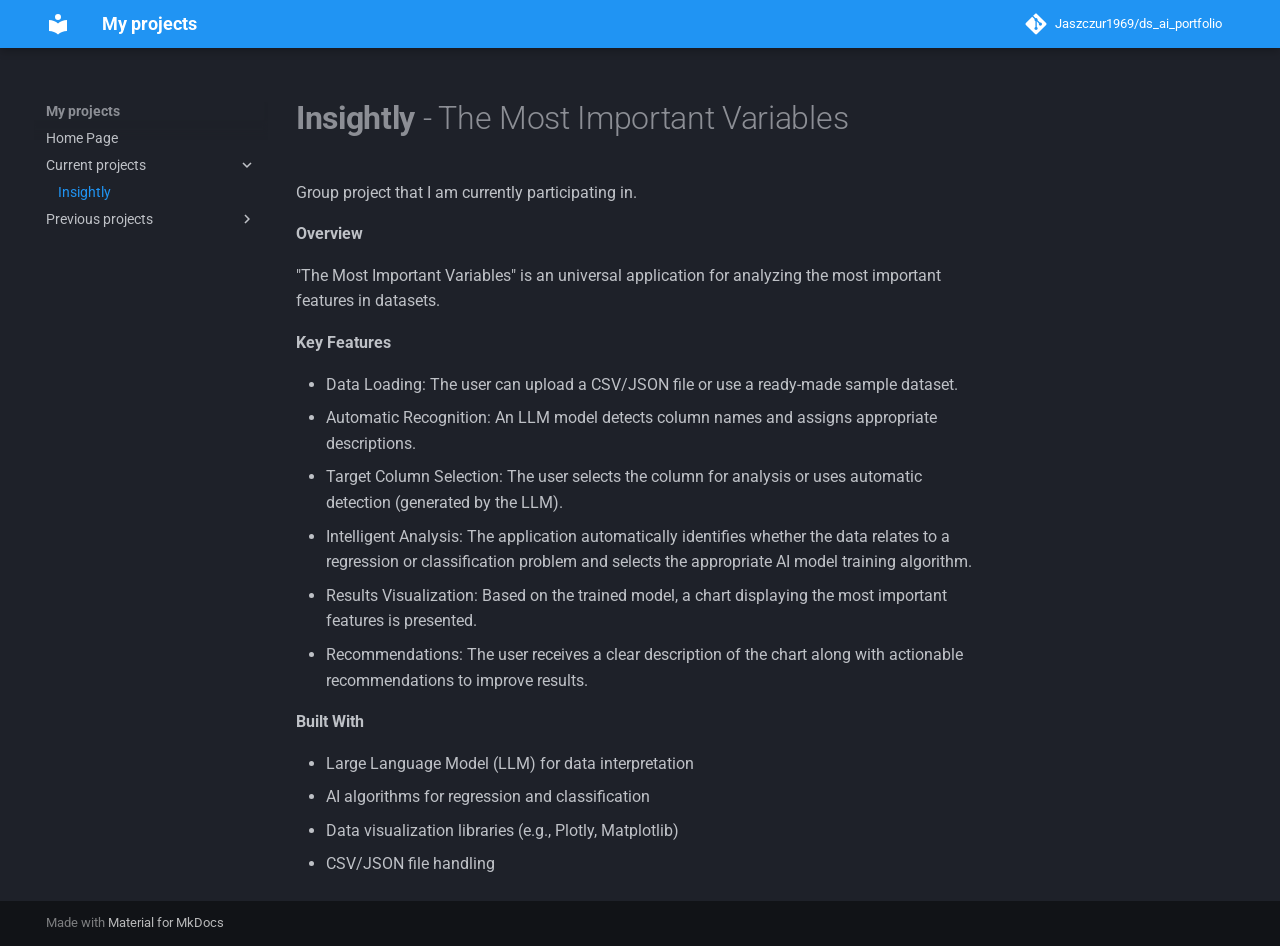
<file: Insightly/index.html>
<!DOCTYPE html><html lang="en" class="no-js"><head>
    
      <meta charset="utf-8">
      <meta name="viewport" content="width=device-width,initial-scale=1">
      
        <meta name="description" content="See my Data Science and AI projects portfolio!">
      
      
        <meta name="author" content="Jaszczur1969">
      
      
        <link rel="canonical" href="https://github.com/Jaszczur1969/ds_ai_portfolio.git/Insightly/">
      
      
        <link rel="prev" href="..">
      
      
        <link rel="next" href="../Titanic/">
      
      
      <link rel="icon" href="../assets/images/favicon.png">
      <meta name="generator" content="mkdocs-1.6.1, mkdocs-material-9.6.19">
    
    
      
        <title>Insightly - My projects</title>
      
    
    
      <link rel="stylesheet" href="../assets/stylesheets/main.7e37652d.min.css">
      
        
        <link rel="stylesheet" href="../assets/stylesheets/palette.06af60db.min.css">
      
      


    
    
      
    
    
      
        
        
        <link rel="preconnect" href="https://fonts.gstatic.com" crossorigin>
        <link rel="stylesheet" href="https://fonts.googleapis.com/css?family=Roboto:300,300i,400,400i,700,700i%7CRoboto+Mono:400,400i,700,700i&amp;display=fallback">
        <style>:root{--md-text-font:"Roboto";--md-code-font:"Roboto Mono"}</style>
      
    
    
      <link rel="stylesheet" href="../css/extra.css">
    
    <script>__md_scope=new URL("..",location),__md_hash=e=>[...e].reduce(((e,_)=>(e<<5)-e+_.charCodeAt(0)),0),__md_get=(e,_=localStorage,t=__md_scope)=>JSON.parse(_.getItem(t.pathname+"."+e)),__md_set=(e,_,t=localStorage,a=__md_scope)=>{try{t.setItem(a.pathname+"."+e,JSON.stringify(_))}catch(e){}}</script>
    
      

    
    
    
  <link href="../assets/stylesheets/glightbox.min.css" rel="stylesheet"><script src="../assets/javascripts/glightbox.min.js"></script><style id="glightbox-style">
            html.glightbox-open { overflow: initial; height: 100%; }
            .gslide-title { margin-top: 0px; user-select: text; }
            .gslide-desc { color: #666; user-select: text; }
            .gslide-image img { background: white; }
            .gscrollbar-fixer { padding-right: 15px; }
            .gdesc-inner { font-size: 0.75rem; }
            body[data-md-color-scheme="slate"] .gdesc-inner { background: var(--md-default-bg-color); }
            body[data-md-color-scheme="slate"] .gslide-title { color: var(--md-default-fg-color); }
            body[data-md-color-scheme="slate"] .gslide-desc { color: var(--md-default-fg-color); }
        </style></head>
  
  
    
    
      
    
    
    
    
    <body dir="ltr" data-md-color-scheme="slate" data-md-color-primary="blue" data-md-color-accent="indigo">
  
    
    <input class="md-toggle" data-md-toggle="drawer" type="checkbox" id="__drawer" autocomplete="off">
    <input class="md-toggle" data-md-toggle="search" type="checkbox" id="__search" autocomplete="off">
    <label class="md-overlay" for="__drawer"></label>
    <div data-md-component="skip">
      
        
        <a href="#insightly-the-most-important-variables" class="md-skip">
          Skip to content
        </a>
      
    </div>
    <div data-md-component="announce">
      
    </div>
    
    
      

  

<header class="md-header md-header--shadow" data-md-component="header">
  <nav class="md-header__inner md-grid" aria-label="Header">
    <a href=".." title="My projects" class="md-header__button md-logo" aria-label="My projects" data-md-component="logo">
      
  
  <svg xmlns="http://www.w3.org/2000/svg" viewBox="0 0 24 24"><path d="M12 8a3 3 0 0 0 3-3 3 3 0 0 0-3-3 3 3 0 0 0-3 3 3 3 0 0 0 3 3m0 3.54C9.64 9.35 6.5 8 3 8v11c3.5 0 6.64 1.35 9 3.54 2.36-2.19 5.5-3.54 9-3.54V8c-3.5 0-6.64 1.35-9 3.54"></path></svg>

    </a>
    <label class="md-header__button md-icon" for="__drawer">
      
      <svg xmlns="http://www.w3.org/2000/svg" viewBox="0 0 24 24"><path d="M3 6h18v2H3zm0 5h18v2H3zm0 5h18v2H3z"></path></svg>
    </label>
    <div class="md-header__title" data-md-component="header-title">
      <div class="md-header__ellipsis">
        <div class="md-header__topic">
          <span class="md-ellipsis">
            My projects
          </span>
        </div>
        <div class="md-header__topic" data-md-component="header-topic">
          <span class="md-ellipsis">
            
              Insightly
            
          </span>
        </div>
      </div>
    </div>
    
      
        <form class="md-header__option" data-md-component="palette">
  
    
    
    
    <input class="md-option" data-md-color-media="" data-md-color-scheme="slate" data-md-color-primary="blue" data-md-color-accent="indigo" aria-hidden="true" type="radio" name="__palette" id="__palette_0">
    
  
</form>
      
    
    
      <script>var palette=__md_get("__palette");if(palette&&palette.color){if("(prefers-color-scheme)"===palette.color.media){var media=matchMedia("(prefers-color-scheme: light)"),input=document.querySelector(media.matches?"[data-md-color-media='(prefers-color-scheme: light)']":"[data-md-color-media='(prefers-color-scheme: dark)']");palette.color.media=input.getAttribute("data-md-color-media"),palette.color.scheme=input.getAttribute("data-md-color-scheme"),palette.color.primary=input.getAttribute("data-md-color-primary"),palette.color.accent=input.getAttribute("data-md-color-accent")}for(var[key,value]of Object.entries(palette.color))document.body.setAttribute("data-md-color-"+key,value)}</script>
    
    
    
    
      <div class="md-header__source">
        <a href="https://github.com/Jaszczur1969/ds_ai_portfolio.git" title="Go to repository" class="md-source" data-md-component="source">
  <div class="md-source__icon md-icon">
    
    <svg xmlns="http://www.w3.org/2000/svg" viewBox="0 0 448 512"><!--! Font Awesome Free 7.0.0 by @fontawesome - https://fontawesome.com License - https://fontawesome.com/license/free (Icons: CC BY 4.0, Fonts: SIL OFL 1.1, Code: MIT License) Copyright 2025 Fonticons, Inc.--><path fill="currentColor" d="M439.6 236.1 244 40.5c-5.4-5.5-12.8-8.5-20.4-8.5s-15 3-20.4 8.4L162.5 81l51.5 51.5c27.1-9.1 52.7 16.8 43.4 43.7l49.7 49.7c34.2-11.8 61.2 31 35.5 56.7-26.5 26.5-70.2-2.9-56-37.3L240.3 199v121.9c25.3 12.5 22.3 41.8 9.1 55-6.4 6.4-15.2 10.1-24.3 10.1s-17.8-3.6-24.3-10.1c-17.6-17.6-11.1-46.9 11.2-56v-123c-20.8-8.5-24.6-30.7-18.6-45L142.6 101 8.5 235.1C3 240.6 0 247.9 0 255.5s3 15 8.5 20.4l195.6 195.7c5.4 5.4 12.7 8.4 20.4 8.4s15-3 20.4-8.4l194.7-194.7c5.4-5.4 8.4-12.8 8.4-20.4s-3-15-8.4-20.4"></path></svg>
  </div>
  <div class="md-source__repository">
    Jaszczur1969/ds_ai_portfolio
  </div>
</a>
      </div>
    
  </nav>
  
</header>
    
    <div class="md-container" data-md-component="container">
      
      
        
          
        
      
      <main class="md-main" data-md-component="main">
        <div class="md-main__inner md-grid">
          
            
              
              <div class="md-sidebar md-sidebar--primary" data-md-component="sidebar" data-md-type="navigation">
                <div class="md-sidebar__scrollwrap">
                  <div class="md-sidebar__inner">
                    



<nav class="md-nav md-nav--primary" aria-label="Navigation" data-md-level="0">
  <label class="md-nav__title" for="__drawer">
    <a href=".." title="My projects" class="md-nav__button md-logo" aria-label="My projects" data-md-component="logo">
      
  
  <svg xmlns="http://www.w3.org/2000/svg" viewBox="0 0 24 24"><path d="M12 8a3 3 0 0 0 3-3 3 3 0 0 0-3-3 3 3 0 0 0-3 3 3 3 0 0 0 3 3m0 3.54C9.64 9.35 6.5 8 3 8v11c3.5 0 6.64 1.35 9 3.54 2.36-2.19 5.5-3.54 9-3.54V8c-3.5 0-6.64 1.35-9 3.54"></path></svg>

    </a>
    My projects
  </label>
  
    <div class="md-nav__source">
      <a href="https://github.com/Jaszczur1969/ds_ai_portfolio.git" title="Go to repository" class="md-source" data-md-component="source">
  <div class="md-source__icon md-icon">
    
    <svg xmlns="http://www.w3.org/2000/svg" viewBox="0 0 448 512"><!--! Font Awesome Free 7.0.0 by @fontawesome - https://fontawesome.com License - https://fontawesome.com/license/free (Icons: CC BY 4.0, Fonts: SIL OFL 1.1, Code: MIT License) Copyright 2025 Fonticons, Inc.--><path fill="currentColor" d="M439.6 236.1 244 40.5c-5.4-5.5-12.8-8.5-20.4-8.5s-15 3-20.4 8.4L162.5 81l51.5 51.5c27.1-9.1 52.7 16.8 43.4 43.7l49.7 49.7c34.2-11.8 61.2 31 35.5 56.7-26.5 26.5-70.2-2.9-56-37.3L240.3 199v121.9c25.3 12.5 22.3 41.8 9.1 55-6.4 6.4-15.2 10.1-24.3 10.1s-17.8-3.6-24.3-10.1c-17.6-17.6-11.1-46.9 11.2-56v-123c-20.8-8.5-24.6-30.7-18.6-45L142.6 101 8.5 235.1C3 240.6 0 247.9 0 255.5s3 15 8.5 20.4l195.6 195.7c5.4 5.4 12.7 8.4 20.4 8.4s15-3 20.4-8.4l194.7-194.7c5.4-5.4 8.4-12.8 8.4-20.4s-3-15-8.4-20.4"></path></svg>
  </div>
  <div class="md-source__repository">
    Jaszczur1969/ds_ai_portfolio
  </div>
</a>
    </div>
  
  <ul class="md-nav__list" data-md-scrollfix>
    
      
      
  
  
  
  
    <li class="md-nav__item">
      <a href=".." class="md-nav__link">
        
  
  
  <span class="md-ellipsis">
    Home Page
    
  </span>
  

      </a>
    </li>
  

    
      
      
  
  
    
  
  
  
    
    
    
    
    
    <li class="md-nav__item md-nav__item--active md-nav__item--nested">
      
        
        
        <input class="md-nav__toggle md-toggle " type="checkbox" id="__nav_2" checked>
        
          
          <label class="md-nav__link" for="__nav_2" id="__nav_2_label" tabindex="0">
            
  
  
  <span class="md-ellipsis">
    Current projects
    
  </span>
  

            <span class="md-nav__icon md-icon"></span>
          </label>
        
        <nav class="md-nav" data-md-level="1" aria-labelledby="__nav_2_label" aria-expanded="true">
          <label class="md-nav__title" for="__nav_2">
            <span class="md-nav__icon md-icon"></span>
            Current projects
          </label>
          <ul class="md-nav__list" data-md-scrollfix>
            
              
                
  
  
    
  
  
  
    <li class="md-nav__item md-nav__item--active">
      
      <input class="md-nav__toggle md-toggle" type="checkbox" id="__toc">
      
      
        
      
      
      <a href="./" class="md-nav__link md-nav__link--active">
        
  
  
  <span class="md-ellipsis">
    Insightly
    
  </span>
  

      </a>
      
    </li>
  

              
            
          </ul>
        </nav>
      
    </li>
  

    
      
      
  
  
  
  
    
    
    
    
    
    <li class="md-nav__item md-nav__item--nested">
      
        
        
        <input class="md-nav__toggle md-toggle " type="checkbox" id="__nav_3">
        
          
          <label class="md-nav__link" for="__nav_3" id="__nav_3_label" tabindex="0">
            
  
  
  <span class="md-ellipsis">
    Previous projects
    
  </span>
  

            <span class="md-nav__icon md-icon"></span>
          </label>
        
        <nav class="md-nav" data-md-level="1" aria-labelledby="__nav_3_label" aria-expanded="false">
          <label class="md-nav__title" for="__nav_3">
            <span class="md-nav__icon md-icon"></span>
            Previous projects
          </label>
          <ul class="md-nav__list" data-md-scrollfix>
            
              
                
  
  
  
  
    <li class="md-nav__item">
      <a href="../Titanic/" class="md-nav__link">
        
  
  
  <span class="md-ellipsis">
    EDA - Titanic (PL)
    
  </span>
  

      </a>
    </li>
  

              
            
              
                
  
  
  
  
    <li class="md-nav__item">
      <a href="../Iris/" class="md-nav__link">
        
  
  
  <span class="md-ellipsis">
    EDA - Iris (PL)
    
  </span>
  

      </a>
    </li>
  

              
            
              
                
  
  
  
  
    <li class="md-nav__item">
      <a href="../EchoSummary%20Gold/" class="md-nav__link">
        
  
  
  <span class="md-ellipsis">
    EchoSummary Gold (EN)
    
  </span>
  

      </a>
    </li>
  

              
            
              
                
  
  
  
  
    <li class="md-nav__item">
      <a href="../Insurance%20predictor/" class="md-nav__link">
        
  
  
  <span class="md-ellipsis">
    Insurance predictor (EN)
    
  </span>
  

      </a>
    </li>
  

              
            
              
                
  
  
  
  
    <li class="md-nav__item">
      <a href="../Time2Run/" class="md-nav__link">
        
  
  
  <span class="md-ellipsis">
    Time2Run (EN)
    
  </span>
  

      </a>
    </li>
  

              
            
              
                
  
  
  
  
    <li class="md-nav__item">
      <a href="../Friend%20Seeker/" class="md-nav__link">
        
  
  
  <span class="md-ellipsis">
    Friend Seeker (PL)
    
  </span>
  

      </a>
    </li>
  

              
            
              
                
  
  
  
  
    
    
    
    
    
    <li class="md-nav__item md-nav__item--nested">
      
        
        
        <input class="md-nav__toggle md-toggle " type="checkbox" id="__nav_3_7">
        
          
          <label class="md-nav__link" for="__nav_3_7" id="__nav_3_7_label" tabindex="0">
            
  
  
  <span class="md-ellipsis">
    Others
    
  </span>
  

            <span class="md-nav__icon md-icon"></span>
          </label>
        
        <nav class="md-nav" data-md-level="2" aria-labelledby="__nav_3_7_label" aria-expanded="false">
          <label class="md-nav__title" for="__nav_3_7">
            <span class="md-nav__icon md-icon"></span>
            Others
          </label>
          <ul class="md-nav__list" data-md-scrollfix>
            
              
                
  
  
  
  
    <li class="md-nav__item">
      <a href="../Musicolate%20project/" class="md-nav__link">
        
  
  
  <span class="md-ellipsis">
    Musicolate project
    
  </span>
  

      </a>
    </li>
  

              
            
          </ul>
        </nav>
      
    </li>
  

              
            
          </ul>
        </nav>
      
    </li>
  

    
  </ul>
</nav>
                  </div>
                </div>
              </div>
            
            
              
              <div class="md-sidebar md-sidebar--secondary" data-md-component="sidebar" data-md-type="toc">
                <div class="md-sidebar__scrollwrap">
                  <div class="md-sidebar__inner">
                    

<nav class="md-nav md-nav--secondary" aria-label="Table of contents">
  
  
  
    
  
  
</nav>
                  </div>
                </div>
              </div>
            
          
          
            <div class="md-content" data-md-component="content">
              <article class="md-content__inner md-typeset">
                
                  


  
  


<h1 id="insightly-the-most-important-variables"><strong>Insightly</strong> - The Most Important Variables</h1>
<p>Group project that I am currently participating in.</p>
<p><strong>Overview</strong></p>
<p>"The Most Important Variables" is an universal application for analyzing the most important features in datasets.</p>
<p><strong>Key Features</strong></p>
<ul>
<li>Data Loading: The user can upload a CSV/JSON file or use a ready-made sample dataset.</li>
<li>Automatic Recognition: An LLM model detects column names and assigns appropriate descriptions.</li>
<li>Target Column Selection: The user selects the column for analysis or uses automatic detection (generated by the LLM).</li>
<li>Intelligent Analysis: The application automatically identifies whether the data relates to a regression or classification problem and selects the appropriate AI model training algorithm.</li>
<li>Results Visualization: Based on the trained model, a chart displaying the most important features is presented.</li>
<li>Recommendations: The user receives a clear description of the chart along with actionable recommendations to improve results.</li>
</ul>
<p><strong>Built With</strong></p>
<ul>
<li>Large Language Model (LLM) for data interpretation</li>
<li>AI algorithms for regression and classification</li>
<li>Data visualization libraries (e.g., Plotly, Matplotlib)</li>
<li>CSV/JSON file handling</li>
</ul>












                
              </article>
            </div>
          
          
<script>var target=document.getElementById(location.hash.slice(1));target&&target.name&&(target.checked=target.name.startsWith("__tabbed_"))</script>
        </div>
        
      </main>
      
        <footer class="md-footer">
  
  <div class="md-footer-meta md-typeset">
    <div class="md-footer-meta__inner md-grid">
      <div class="md-copyright">
  
  
    Made with
    <a href="https://squidfunk.github.io/mkdocs-material/" target="_blank" rel="noopener">
      Material for MkDocs
    </a>
  
</div>
      
    </div>
  </div>
</footer>
      
    </div>
    <div class="md-dialog" data-md-component="dialog">
      <div class="md-dialog__inner md-typeset"></div>
    </div>
    
    
    
      
      <script id="__config" type="application/json">{"base": "..", "features": [], "search": "../assets/javascripts/workers/search.973d3a69.min.js", "tags": null, "translations": {"clipboard.copied": "Copied to clipboard", "clipboard.copy": "Copy to clipboard", "search.result.more.one": "1 more on this page", "search.result.more.other": "# more on this page", "search.result.none": "No matching documents", "search.result.one": "1 matching document", "search.result.other": "# matching documents", "search.result.placeholder": "Type to start searching", "search.result.term.missing": "Missing", "select.version": "Select version"}, "version": null}</script>
    
    
      <script src="../assets/javascripts/bundle.92b07e13.min.js"></script>
      
    
  
<script id="init-glightbox">const lightbox = GLightbox({"touchNavigation": true, "loop": false, "zoomable": true, "draggable": true, "openEffect": "zoom", "closeEffect": "zoom", "slideEffect": "slide"});
document$.subscribe(()=>{ lightbox.reload(); });
</script></body></html>
</file>
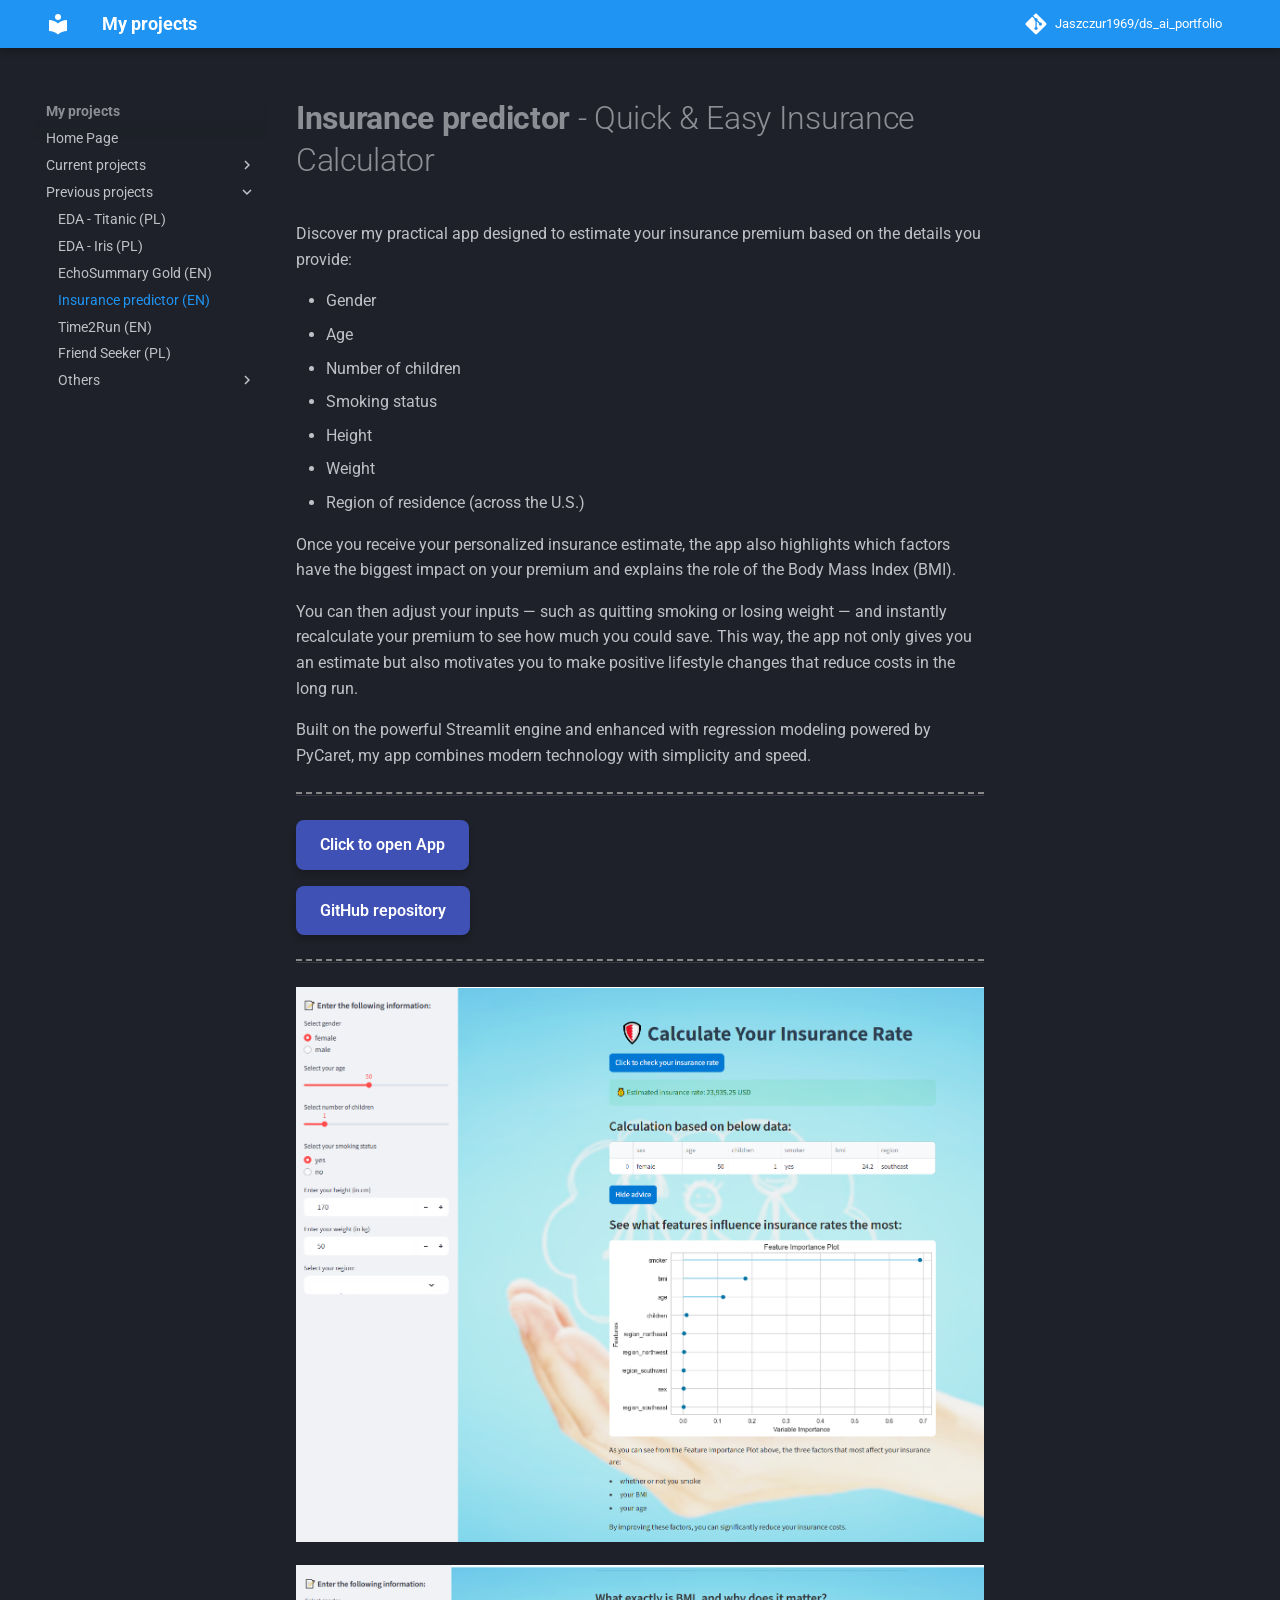
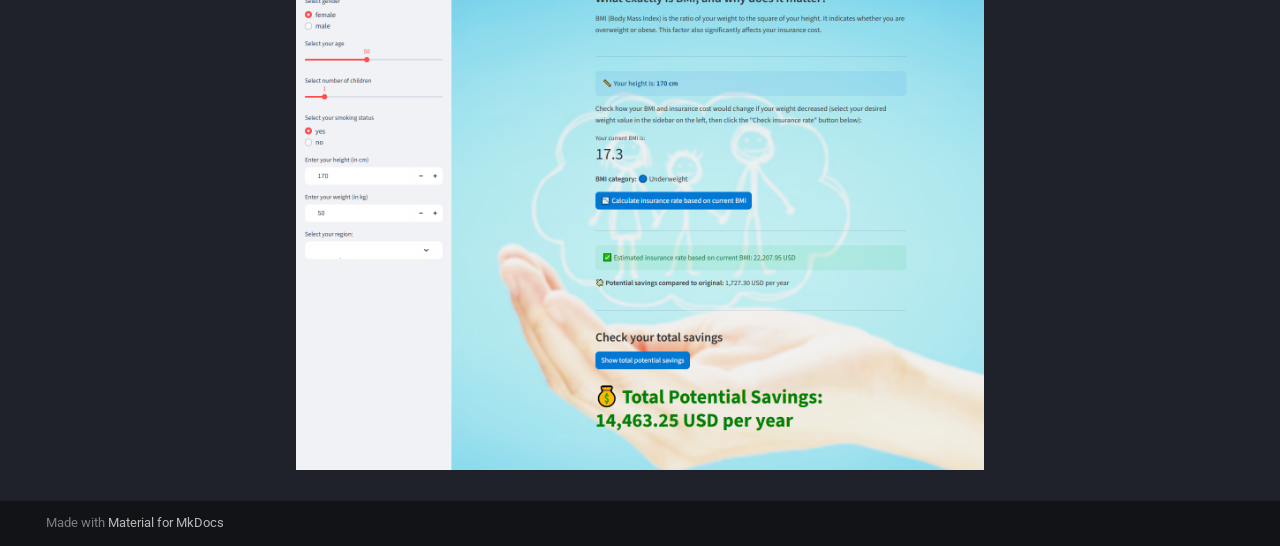
<file: Insurance predictor/index.html>
<!DOCTYPE html><html lang="en" class="no-js"><head>
    
      <meta charset="utf-8">
      <meta name="viewport" content="width=device-width,initial-scale=1">
      
        <meta name="description" content="See my Data Science and AI projects portfolio!">
      
      
        <meta name="author" content="Jaszczur1969">
      
      
        <link rel="canonical" href="https://github.com/Jaszczur1969/ds_ai_portfolio.git/Insurance%20predictor/">
      
      
        <link rel="prev" href="../EchoSummary%20Gold/">
      
      
        <link rel="next" href="../Time2Run/">
      
      
      <link rel="icon" href="../assets/images/favicon.png">
      <meta name="generator" content="mkdocs-1.6.1, mkdocs-material-9.6.19">
    
    
      
        <title>Insurance predictor (EN) - My projects</title>
      
    
    
      <link rel="stylesheet" href="../assets/stylesheets/main.7e37652d.min.css">
      
        
        <link rel="stylesheet" href="../assets/stylesheets/palette.06af60db.min.css">
      
      


    
    
      
    
    
      
        
        
        <link rel="preconnect" href="https://fonts.gstatic.com" crossorigin>
        <link rel="stylesheet" href="https://fonts.googleapis.com/css?family=Roboto:300,300i,400,400i,700,700i%7CRoboto+Mono:400,400i,700,700i&amp;display=fallback">
        <style>:root{--md-text-font:"Roboto";--md-code-font:"Roboto Mono"}</style>
      
    
    
      <link rel="stylesheet" href="../css/extra.css">
    
    <script>__md_scope=new URL("..",location),__md_hash=e=>[...e].reduce(((e,_)=>(e<<5)-e+_.charCodeAt(0)),0),__md_get=(e,_=localStorage,t=__md_scope)=>JSON.parse(_.getItem(t.pathname+"."+e)),__md_set=(e,_,t=localStorage,a=__md_scope)=>{try{t.setItem(a.pathname+"."+e,JSON.stringify(_))}catch(e){}}</script>
    
      

    
    
    
  <link href="../assets/stylesheets/glightbox.min.css" rel="stylesheet"><script src="../assets/javascripts/glightbox.min.js"></script><style id="glightbox-style">
            html.glightbox-open { overflow: initial; height: 100%; }
            .gslide-title { margin-top: 0px; user-select: text; }
            .gslide-desc { color: #666; user-select: text; }
            .gslide-image img { background: white; }
            .gscrollbar-fixer { padding-right: 15px; }
            .gdesc-inner { font-size: 0.75rem; }
            body[data-md-color-scheme="slate"] .gdesc-inner { background: var(--md-default-bg-color); }
            body[data-md-color-scheme="slate"] .gslide-title { color: var(--md-default-fg-color); }
            body[data-md-color-scheme="slate"] .gslide-desc { color: var(--md-default-fg-color); }
        </style></head>
  
  
    
    
      
    
    
    
    
    <body dir="ltr" data-md-color-scheme="slate" data-md-color-primary="blue" data-md-color-accent="indigo">
  
    
    <input class="md-toggle" data-md-toggle="drawer" type="checkbox" id="__drawer" autocomplete="off">
    <input class="md-toggle" data-md-toggle="search" type="checkbox" id="__search" autocomplete="off">
    <label class="md-overlay" for="__drawer"></label>
    <div data-md-component="skip">
      
        
        <a href="#insurance-predictor-quick-easy-insurance-calculator" class="md-skip">
          Skip to content
        </a>
      
    </div>
    <div data-md-component="announce">
      
    </div>
    
    
      

  

<header class="md-header md-header--shadow" data-md-component="header">
  <nav class="md-header__inner md-grid" aria-label="Header">
    <a href=".." title="My projects" class="md-header__button md-logo" aria-label="My projects" data-md-component="logo">
      
  
  <svg xmlns="http://www.w3.org/2000/svg" viewBox="0 0 24 24"><path d="M12 8a3 3 0 0 0 3-3 3 3 0 0 0-3-3 3 3 0 0 0-3 3 3 3 0 0 0 3 3m0 3.54C9.64 9.35 6.5 8 3 8v11c3.5 0 6.64 1.35 9 3.54 2.36-2.19 5.5-3.54 9-3.54V8c-3.5 0-6.64 1.35-9 3.54"></path></svg>

    </a>
    <label class="md-header__button md-icon" for="__drawer">
      
      <svg xmlns="http://www.w3.org/2000/svg" viewBox="0 0 24 24"><path d="M3 6h18v2H3zm0 5h18v2H3zm0 5h18v2H3z"></path></svg>
    </label>
    <div class="md-header__title" data-md-component="header-title">
      <div class="md-header__ellipsis">
        <div class="md-header__topic">
          <span class="md-ellipsis">
            My projects
          </span>
        </div>
        <div class="md-header__topic" data-md-component="header-topic">
          <span class="md-ellipsis">
            
              Insurance predictor (EN)
            
          </span>
        </div>
      </div>
    </div>
    
      
        <form class="md-header__option" data-md-component="palette">
  
    
    
    
    <input class="md-option" data-md-color-media="" data-md-color-scheme="slate" data-md-color-primary="blue" data-md-color-accent="indigo" aria-hidden="true" type="radio" name="__palette" id="__palette_0">
    
  
</form>
      
    
    
      <script>var palette=__md_get("__palette");if(palette&&palette.color){if("(prefers-color-scheme)"===palette.color.media){var media=matchMedia("(prefers-color-scheme: light)"),input=document.querySelector(media.matches?"[data-md-color-media='(prefers-color-scheme: light)']":"[data-md-color-media='(prefers-color-scheme: dark)']");palette.color.media=input.getAttribute("data-md-color-media"),palette.color.scheme=input.getAttribute("data-md-color-scheme"),palette.color.primary=input.getAttribute("data-md-color-primary"),palette.color.accent=input.getAttribute("data-md-color-accent")}for(var[key,value]of Object.entries(palette.color))document.body.setAttribute("data-md-color-"+key,value)}</script>
    
    
    
    
      <div class="md-header__source">
        <a href="https://github.com/Jaszczur1969/ds_ai_portfolio.git" title="Go to repository" class="md-source" data-md-component="source">
  <div class="md-source__icon md-icon">
    
    <svg xmlns="http://www.w3.org/2000/svg" viewBox="0 0 448 512"><!--! Font Awesome Free 7.0.0 by @fontawesome - https://fontawesome.com License - https://fontawesome.com/license/free (Icons: CC BY 4.0, Fonts: SIL OFL 1.1, Code: MIT License) Copyright 2025 Fonticons, Inc.--><path fill="currentColor" d="M439.6 236.1 244 40.5c-5.4-5.5-12.8-8.5-20.4-8.5s-15 3-20.4 8.4L162.5 81l51.5 51.5c27.1-9.1 52.7 16.8 43.4 43.7l49.7 49.7c34.2-11.8 61.2 31 35.5 56.7-26.5 26.5-70.2-2.9-56-37.3L240.3 199v121.9c25.3 12.5 22.3 41.8 9.1 55-6.4 6.4-15.2 10.1-24.3 10.1s-17.8-3.6-24.3-10.1c-17.6-17.6-11.1-46.9 11.2-56v-123c-20.8-8.5-24.6-30.7-18.6-45L142.6 101 8.5 235.1C3 240.6 0 247.9 0 255.5s3 15 8.5 20.4l195.6 195.7c5.4 5.4 12.7 8.4 20.4 8.4s15-3 20.4-8.4l194.7-194.7c5.4-5.4 8.4-12.8 8.4-20.4s-3-15-8.4-20.4"></path></svg>
  </div>
  <div class="md-source__repository">
    Jaszczur1969/ds_ai_portfolio
  </div>
</a>
      </div>
    
  </nav>
  
</header>
    
    <div class="md-container" data-md-component="container">
      
      
        
          
        
      
      <main class="md-main" data-md-component="main">
        <div class="md-main__inner md-grid">
          
            
              
              <div class="md-sidebar md-sidebar--primary" data-md-component="sidebar" data-md-type="navigation">
                <div class="md-sidebar__scrollwrap">
                  <div class="md-sidebar__inner">
                    



<nav class="md-nav md-nav--primary" aria-label="Navigation" data-md-level="0">
  <label class="md-nav__title" for="__drawer">
    <a href=".." title="My projects" class="md-nav__button md-logo" aria-label="My projects" data-md-component="logo">
      
  
  <svg xmlns="http://www.w3.org/2000/svg" viewBox="0 0 24 24"><path d="M12 8a3 3 0 0 0 3-3 3 3 0 0 0-3-3 3 3 0 0 0-3 3 3 3 0 0 0 3 3m0 3.54C9.64 9.35 6.5 8 3 8v11c3.5 0 6.64 1.35 9 3.54 2.36-2.19 5.5-3.54 9-3.54V8c-3.5 0-6.64 1.35-9 3.54"></path></svg>

    </a>
    My projects
  </label>
  
    <div class="md-nav__source">
      <a href="https://github.com/Jaszczur1969/ds_ai_portfolio.git" title="Go to repository" class="md-source" data-md-component="source">
  <div class="md-source__icon md-icon">
    
    <svg xmlns="http://www.w3.org/2000/svg" viewBox="0 0 448 512"><!--! Font Awesome Free 7.0.0 by @fontawesome - https://fontawesome.com License - https://fontawesome.com/license/free (Icons: CC BY 4.0, Fonts: SIL OFL 1.1, Code: MIT License) Copyright 2025 Fonticons, Inc.--><path fill="currentColor" d="M439.6 236.1 244 40.5c-5.4-5.5-12.8-8.5-20.4-8.5s-15 3-20.4 8.4L162.5 81l51.5 51.5c27.1-9.1 52.7 16.8 43.4 43.7l49.7 49.7c34.2-11.8 61.2 31 35.5 56.7-26.5 26.5-70.2-2.9-56-37.3L240.3 199v121.9c25.3 12.5 22.3 41.8 9.1 55-6.4 6.4-15.2 10.1-24.3 10.1s-17.8-3.6-24.3-10.1c-17.6-17.6-11.1-46.9 11.2-56v-123c-20.8-8.5-24.6-30.7-18.6-45L142.6 101 8.5 235.1C3 240.6 0 247.9 0 255.5s3 15 8.5 20.4l195.6 195.7c5.4 5.4 12.7 8.4 20.4 8.4s15-3 20.4-8.4l194.7-194.7c5.4-5.4 8.4-12.8 8.4-20.4s-3-15-8.4-20.4"></path></svg>
  </div>
  <div class="md-source__repository">
    Jaszczur1969/ds_ai_portfolio
  </div>
</a>
    </div>
  
  <ul class="md-nav__list" data-md-scrollfix>
    
      
      
  
  
  
  
    <li class="md-nav__item">
      <a href=".." class="md-nav__link">
        
  
  
  <span class="md-ellipsis">
    Home Page
    
  </span>
  

      </a>
    </li>
  

    
      
      
  
  
  
  
    
    
    
    
    
    <li class="md-nav__item md-nav__item--nested">
      
        
        
        <input class="md-nav__toggle md-toggle " type="checkbox" id="__nav_2">
        
          
          <label class="md-nav__link" for="__nav_2" id="__nav_2_label" tabindex="0">
            
  
  
  <span class="md-ellipsis">
    Current projects
    
  </span>
  

            <span class="md-nav__icon md-icon"></span>
          </label>
        
        <nav class="md-nav" data-md-level="1" aria-labelledby="__nav_2_label" aria-expanded="false">
          <label class="md-nav__title" for="__nav_2">
            <span class="md-nav__icon md-icon"></span>
            Current projects
          </label>
          <ul class="md-nav__list" data-md-scrollfix>
            
              
                
  
  
  
  
    <li class="md-nav__item">
      <a href="../Insightly/" class="md-nav__link">
        
  
  
  <span class="md-ellipsis">
    Insightly
    
  </span>
  

      </a>
    </li>
  

              
            
          </ul>
        </nav>
      
    </li>
  

    
      
      
  
  
    
  
  
  
    
    
    
    
    
    <li class="md-nav__item md-nav__item--active md-nav__item--nested">
      
        
        
        <input class="md-nav__toggle md-toggle " type="checkbox" id="__nav_3" checked>
        
          
          <label class="md-nav__link" for="__nav_3" id="__nav_3_label" tabindex="0">
            
  
  
  <span class="md-ellipsis">
    Previous projects
    
  </span>
  

            <span class="md-nav__icon md-icon"></span>
          </label>
        
        <nav class="md-nav" data-md-level="1" aria-labelledby="__nav_3_label" aria-expanded="true">
          <label class="md-nav__title" for="__nav_3">
            <span class="md-nav__icon md-icon"></span>
            Previous projects
          </label>
          <ul class="md-nav__list" data-md-scrollfix>
            
              
                
  
  
  
  
    <li class="md-nav__item">
      <a href="../Titanic/" class="md-nav__link">
        
  
  
  <span class="md-ellipsis">
    EDA - Titanic (PL)
    
  </span>
  

      </a>
    </li>
  

              
            
              
                
  
  
  
  
    <li class="md-nav__item">
      <a href="../Iris/" class="md-nav__link">
        
  
  
  <span class="md-ellipsis">
    EDA - Iris (PL)
    
  </span>
  

      </a>
    </li>
  

              
            
              
                
  
  
  
  
    <li class="md-nav__item">
      <a href="../EchoSummary%20Gold/" class="md-nav__link">
        
  
  
  <span class="md-ellipsis">
    EchoSummary Gold (EN)
    
  </span>
  

      </a>
    </li>
  

              
            
              
                
  
  
    
  
  
  
    <li class="md-nav__item md-nav__item--active">
      
      <input class="md-nav__toggle md-toggle" type="checkbox" id="__toc">
      
      
        
      
      
      <a href="./" class="md-nav__link md-nav__link--active">
        
  
  
  <span class="md-ellipsis">
    Insurance predictor (EN)
    
  </span>
  

      </a>
      
    </li>
  

              
            
              
                
  
  
  
  
    <li class="md-nav__item">
      <a href="../Time2Run/" class="md-nav__link">
        
  
  
  <span class="md-ellipsis">
    Time2Run (EN)
    
  </span>
  

      </a>
    </li>
  

              
            
              
                
  
  
  
  
    <li class="md-nav__item">
      <a href="../Friend%20Seeker/" class="md-nav__link">
        
  
  
  <span class="md-ellipsis">
    Friend Seeker (PL)
    
  </span>
  

      </a>
    </li>
  

              
            
              
                
  
  
  
  
    
    
    
    
    
    <li class="md-nav__item md-nav__item--nested">
      
        
        
        <input class="md-nav__toggle md-toggle " type="checkbox" id="__nav_3_7">
        
          
          <label class="md-nav__link" for="__nav_3_7" id="__nav_3_7_label" tabindex="0">
            
  
  
  <span class="md-ellipsis">
    Others
    
  </span>
  

            <span class="md-nav__icon md-icon"></span>
          </label>
        
        <nav class="md-nav" data-md-level="2" aria-labelledby="__nav_3_7_label" aria-expanded="false">
          <label class="md-nav__title" for="__nav_3_7">
            <span class="md-nav__icon md-icon"></span>
            Others
          </label>
          <ul class="md-nav__list" data-md-scrollfix>
            
              
                
  
  
  
  
    <li class="md-nav__item">
      <a href="../Musicolate%20project/" class="md-nav__link">
        
  
  
  <span class="md-ellipsis">
    Musicolate project
    
  </span>
  

      </a>
    </li>
  

              
            
          </ul>
        </nav>
      
    </li>
  

              
            
          </ul>
        </nav>
      
    </li>
  

    
  </ul>
</nav>
                  </div>
                </div>
              </div>
            
            
              
              <div class="md-sidebar md-sidebar--secondary" data-md-component="sidebar" data-md-type="toc">
                <div class="md-sidebar__scrollwrap">
                  <div class="md-sidebar__inner">
                    

<nav class="md-nav md-nav--secondary" aria-label="Table of contents">
  
  
  
    
  
  
</nav>
                  </div>
                </div>
              </div>
            
          
          
            <div class="md-content" data-md-component="content">
              <article class="md-content__inner md-typeset">
                
                  


  
  


<h1 id="insurance-predictor-quick-easy-insurance-calculator"><strong>Insurance predictor</strong> - Quick &amp; Easy Insurance Calculator</h1>
<p>Discover my practical app designed to estimate your insurance premium based on the details you provide:</p>
<ul>
<li>Gender</li>
<li>Age</li>
<li>Number of children</li>
<li>Smoking status</li>
<li>Height</li>
<li>Weight</li>
<li>Region of residence (across the U.S.)</li>
</ul>
<p>Once you receive your personalized insurance estimate, the app also highlights which factors have the biggest impact on your premium and explains the role of the Body Mass Index (BMI).</p>
<p>You can then adjust your inputs — such as quitting smoking or losing weight — and instantly recalculate your premium to see how much you could save. This way, the app not only gives you an estimate but also motivates you to make positive lifestyle changes that reduce costs in the long run.</p>
<p>Built on the powerful Streamlit engine and enhanced with regression modeling powered by PyCaret, my app combines modern technology with simplicity and speed.</p>
<hr class="section-divider">

<p><a class="button-link" href="https://insurance-predictor-jaszczur1969.streamlit.app" target="_blank">Click to open App</a></p>
<p><a class="button-link" href="https://github.com/Jaszczur1969/Insurance_prediction.git" target="_blank">GitHub repository</a></p>
<hr class="section-divider">

<p><a class="glightbox" data-type="image" data-width="auto" data-height="auto" href="Screen_1.PNG" data-desc-position="bottom"><img src="Screen_1.PNG" alt="Opis obrazka" width="800"></a></p>
<p><a class="glightbox" data-type="image" data-width="auto" data-height="auto" href="Screen_3.PNG" data-desc-position="bottom"><img src="Screen_3.PNG" alt="Opis obrazka" width="800"></a></p>












                
              </article>
            </div>
          
          
<script>var target=document.getElementById(location.hash.slice(1));target&&target.name&&(target.checked=target.name.startsWith("__tabbed_"))</script>
        </div>
        
      </main>
      
        <footer class="md-footer">
  
  <div class="md-footer-meta md-typeset">
    <div class="md-footer-meta__inner md-grid">
      <div class="md-copyright">
  
  
    Made with
    <a href="https://squidfunk.github.io/mkdocs-material/" target="_blank" rel="noopener">
      Material for MkDocs
    </a>
  
</div>
      
    </div>
  </div>
</footer>
      
    </div>
    <div class="md-dialog" data-md-component="dialog">
      <div class="md-dialog__inner md-typeset"></div>
    </div>
    
    
    
      
      <script id="__config" type="application/json">{"base": "..", "features": [], "search": "../assets/javascripts/workers/search.973d3a69.min.js", "tags": null, "translations": {"clipboard.copied": "Copied to clipboard", "clipboard.copy": "Copy to clipboard", "search.result.more.one": "1 more on this page", "search.result.more.other": "# more on this page", "search.result.none": "No matching documents", "search.result.one": "1 matching document", "search.result.other": "# matching documents", "search.result.placeholder": "Type to start searching", "search.result.term.missing": "Missing", "select.version": "Select version"}, "version": null}</script>
    
    
      <script src="../assets/javascripts/bundle.92b07e13.min.js"></script>
      
    
  
<script id="init-glightbox">const lightbox = GLightbox({"touchNavigation": true, "loop": false, "zoomable": true, "draggable": true, "openEffect": "zoom", "closeEffect": "zoom", "slideEffect": "slide"});
document$.subscribe(()=>{ lightbox.reload(); });
</script></body></html>
</file>
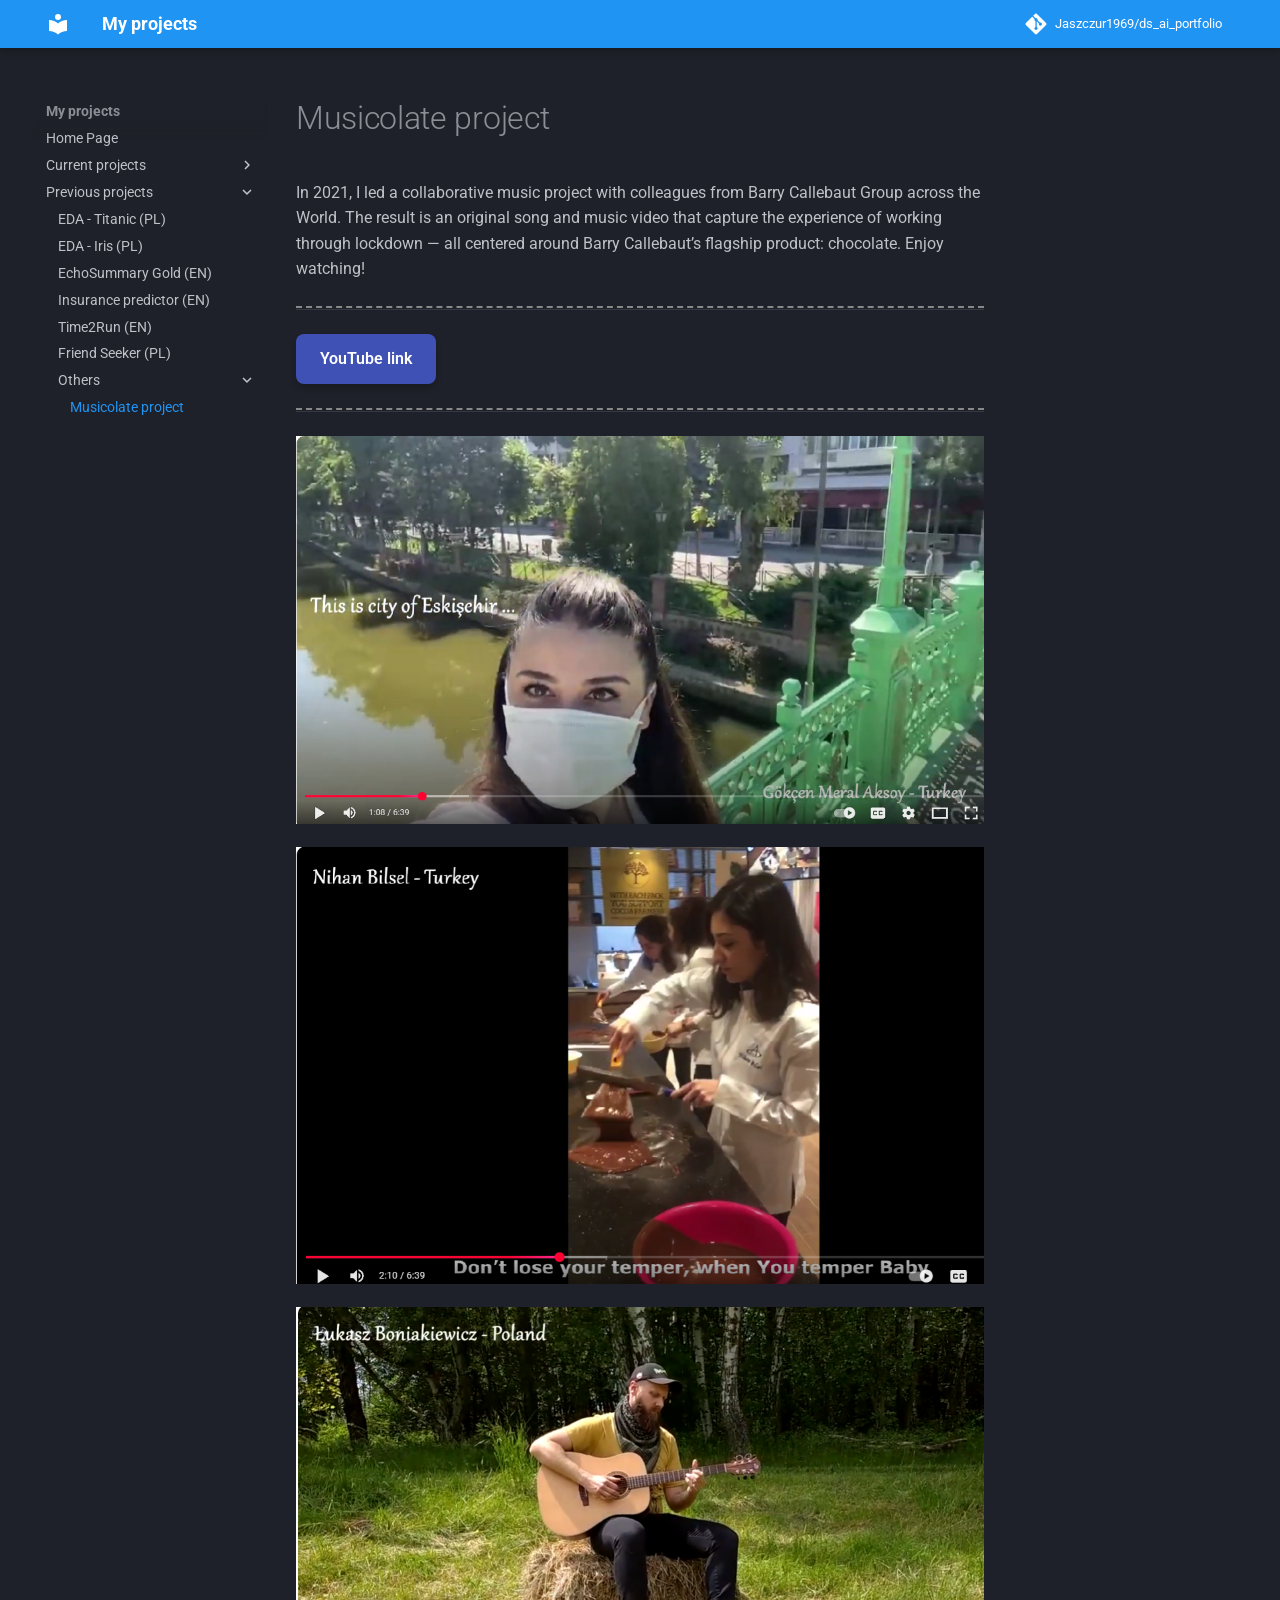
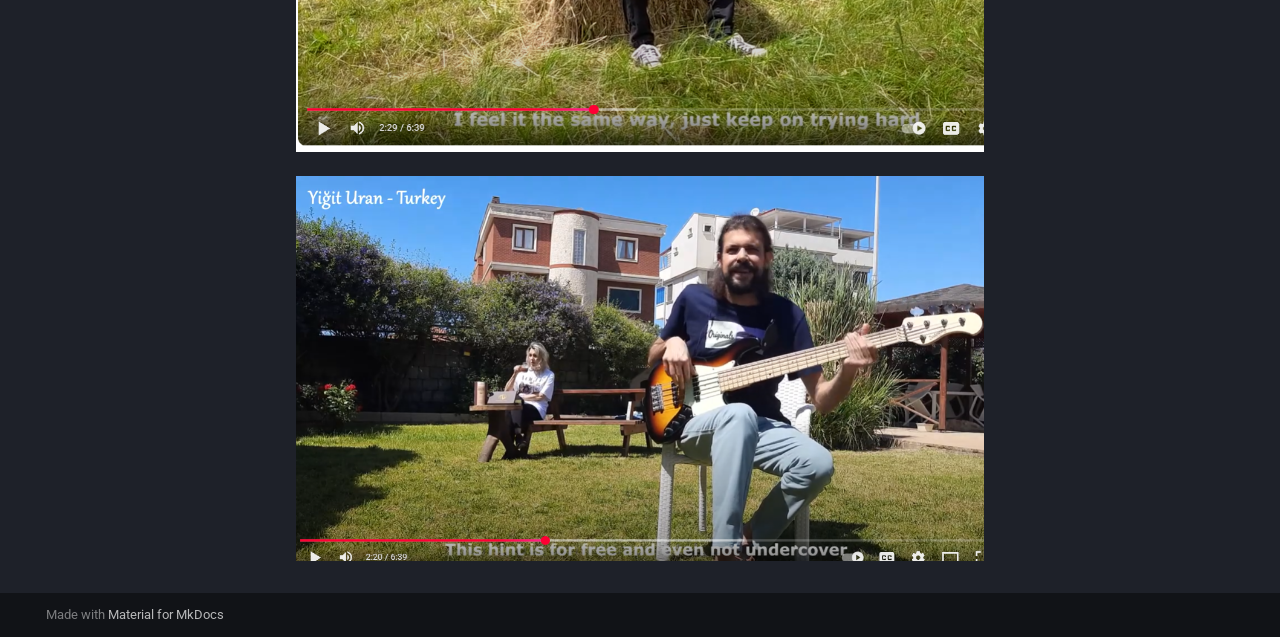
<file: Musicolate project/index.html>
<!DOCTYPE html><html lang="en" class="no-js"><head>
    
      <meta charset="utf-8">
      <meta name="viewport" content="width=device-width,initial-scale=1">
      
        <meta name="description" content="See my Data Science and AI projects portfolio!">
      
      
        <meta name="author" content="Jaszczur1969">
      
      
        <link rel="canonical" href="https://github.com/Jaszczur1969/ds_ai_portfolio.git/Musicolate%20project/">
      
      
        <link rel="prev" href="../Friend%20Seeker/">
      
      
      
      <link rel="icon" href="../assets/images/favicon.png">
      <meta name="generator" content="mkdocs-1.6.1, mkdocs-material-9.6.19">
    
    
      
        <title>Musicolate project - My projects</title>
      
    
    
      <link rel="stylesheet" href="../assets/stylesheets/main.7e37652d.min.css">
      
        
        <link rel="stylesheet" href="../assets/stylesheets/palette.06af60db.min.css">
      
      


    
    
      
    
    
      
        
        
        <link rel="preconnect" href="https://fonts.gstatic.com" crossorigin>
        <link rel="stylesheet" href="https://fonts.googleapis.com/css?family=Roboto:300,300i,400,400i,700,700i%7CRoboto+Mono:400,400i,700,700i&amp;display=fallback">
        <style>:root{--md-text-font:"Roboto";--md-code-font:"Roboto Mono"}</style>
      
    
    
      <link rel="stylesheet" href="../css/extra.css">
    
    <script>__md_scope=new URL("..",location),__md_hash=e=>[...e].reduce(((e,_)=>(e<<5)-e+_.charCodeAt(0)),0),__md_get=(e,_=localStorage,t=__md_scope)=>JSON.parse(_.getItem(t.pathname+"."+e)),__md_set=(e,_,t=localStorage,a=__md_scope)=>{try{t.setItem(a.pathname+"."+e,JSON.stringify(_))}catch(e){}}</script>
    
      

    
    
    
  <link href="../assets/stylesheets/glightbox.min.css" rel="stylesheet"><script src="../assets/javascripts/glightbox.min.js"></script><style id="glightbox-style">
            html.glightbox-open { overflow: initial; height: 100%; }
            .gslide-title { margin-top: 0px; user-select: text; }
            .gslide-desc { color: #666; user-select: text; }
            .gslide-image img { background: white; }
            .gscrollbar-fixer { padding-right: 15px; }
            .gdesc-inner { font-size: 0.75rem; }
            body[data-md-color-scheme="slate"] .gdesc-inner { background: var(--md-default-bg-color); }
            body[data-md-color-scheme="slate"] .gslide-title { color: var(--md-default-fg-color); }
            body[data-md-color-scheme="slate"] .gslide-desc { color: var(--md-default-fg-color); }
        </style></head>
  
  
    
    
      
    
    
    
    
    <body dir="ltr" data-md-color-scheme="slate" data-md-color-primary="blue" data-md-color-accent="indigo">
  
    
    <input class="md-toggle" data-md-toggle="drawer" type="checkbox" id="__drawer" autocomplete="off">
    <input class="md-toggle" data-md-toggle="search" type="checkbox" id="__search" autocomplete="off">
    <label class="md-overlay" for="__drawer"></label>
    <div data-md-component="skip">
      
        
        <a href="#musicolate-project" class="md-skip">
          Skip to content
        </a>
      
    </div>
    <div data-md-component="announce">
      
    </div>
    
    
      

  

<header class="md-header md-header--shadow" data-md-component="header">
  <nav class="md-header__inner md-grid" aria-label="Header">
    <a href=".." title="My projects" class="md-header__button md-logo" aria-label="My projects" data-md-component="logo">
      
  
  <svg xmlns="http://www.w3.org/2000/svg" viewBox="0 0 24 24"><path d="M12 8a3 3 0 0 0 3-3 3 3 0 0 0-3-3 3 3 0 0 0-3 3 3 3 0 0 0 3 3m0 3.54C9.64 9.35 6.5 8 3 8v11c3.5 0 6.64 1.35 9 3.54 2.36-2.19 5.5-3.54 9-3.54V8c-3.5 0-6.64 1.35-9 3.54"></path></svg>

    </a>
    <label class="md-header__button md-icon" for="__drawer">
      
      <svg xmlns="http://www.w3.org/2000/svg" viewBox="0 0 24 24"><path d="M3 6h18v2H3zm0 5h18v2H3zm0 5h18v2H3z"></path></svg>
    </label>
    <div class="md-header__title" data-md-component="header-title">
      <div class="md-header__ellipsis">
        <div class="md-header__topic">
          <span class="md-ellipsis">
            My projects
          </span>
        </div>
        <div class="md-header__topic" data-md-component="header-topic">
          <span class="md-ellipsis">
            
              Musicolate project
            
          </span>
        </div>
      </div>
    </div>
    
      
        <form class="md-header__option" data-md-component="palette">
  
    
    
    
    <input class="md-option" data-md-color-media="" data-md-color-scheme="slate" data-md-color-primary="blue" data-md-color-accent="indigo" aria-hidden="true" type="radio" name="__palette" id="__palette_0">
    
  
</form>
      
    
    
      <script>var palette=__md_get("__palette");if(palette&&palette.color){if("(prefers-color-scheme)"===palette.color.media){var media=matchMedia("(prefers-color-scheme: light)"),input=document.querySelector(media.matches?"[data-md-color-media='(prefers-color-scheme: light)']":"[data-md-color-media='(prefers-color-scheme: dark)']");palette.color.media=input.getAttribute("data-md-color-media"),palette.color.scheme=input.getAttribute("data-md-color-scheme"),palette.color.primary=input.getAttribute("data-md-color-primary"),palette.color.accent=input.getAttribute("data-md-color-accent")}for(var[key,value]of Object.entries(palette.color))document.body.setAttribute("data-md-color-"+key,value)}</script>
    
    
    
    
      <div class="md-header__source">
        <a href="https://github.com/Jaszczur1969/ds_ai_portfolio.git" title="Go to repository" class="md-source" data-md-component="source">
  <div class="md-source__icon md-icon">
    
    <svg xmlns="http://www.w3.org/2000/svg" viewBox="0 0 448 512"><!--! Font Awesome Free 7.0.0 by @fontawesome - https://fontawesome.com License - https://fontawesome.com/license/free (Icons: CC BY 4.0, Fonts: SIL OFL 1.1, Code: MIT License) Copyright 2025 Fonticons, Inc.--><path fill="currentColor" d="M439.6 236.1 244 40.5c-5.4-5.5-12.8-8.5-20.4-8.5s-15 3-20.4 8.4L162.5 81l51.5 51.5c27.1-9.1 52.7 16.8 43.4 43.7l49.7 49.7c34.2-11.8 61.2 31 35.5 56.7-26.5 26.5-70.2-2.9-56-37.3L240.3 199v121.9c25.3 12.5 22.3 41.8 9.1 55-6.4 6.4-15.2 10.1-24.3 10.1s-17.8-3.6-24.3-10.1c-17.6-17.6-11.1-46.9 11.2-56v-123c-20.8-8.5-24.6-30.7-18.6-45L142.6 101 8.5 235.1C3 240.6 0 247.9 0 255.5s3 15 8.5 20.4l195.6 195.7c5.4 5.4 12.7 8.4 20.4 8.4s15-3 20.4-8.4l194.7-194.7c5.4-5.4 8.4-12.8 8.4-20.4s-3-15-8.4-20.4"></path></svg>
  </div>
  <div class="md-source__repository">
    Jaszczur1969/ds_ai_portfolio
  </div>
</a>
      </div>
    
  </nav>
  
</header>
    
    <div class="md-container" data-md-component="container">
      
      
        
          
        
      
      <main class="md-main" data-md-component="main">
        <div class="md-main__inner md-grid">
          
            
              
              <div class="md-sidebar md-sidebar--primary" data-md-component="sidebar" data-md-type="navigation">
                <div class="md-sidebar__scrollwrap">
                  <div class="md-sidebar__inner">
                    



<nav class="md-nav md-nav--primary" aria-label="Navigation" data-md-level="0">
  <label class="md-nav__title" for="__drawer">
    <a href=".." title="My projects" class="md-nav__button md-logo" aria-label="My projects" data-md-component="logo">
      
  
  <svg xmlns="http://www.w3.org/2000/svg" viewBox="0 0 24 24"><path d="M12 8a3 3 0 0 0 3-3 3 3 0 0 0-3-3 3 3 0 0 0-3 3 3 3 0 0 0 3 3m0 3.54C9.64 9.35 6.5 8 3 8v11c3.5 0 6.64 1.35 9 3.54 2.36-2.19 5.5-3.54 9-3.54V8c-3.5 0-6.64 1.35-9 3.54"></path></svg>

    </a>
    My projects
  </label>
  
    <div class="md-nav__source">
      <a href="https://github.com/Jaszczur1969/ds_ai_portfolio.git" title="Go to repository" class="md-source" data-md-component="source">
  <div class="md-source__icon md-icon">
    
    <svg xmlns="http://www.w3.org/2000/svg" viewBox="0 0 448 512"><!--! Font Awesome Free 7.0.0 by @fontawesome - https://fontawesome.com License - https://fontawesome.com/license/free (Icons: CC BY 4.0, Fonts: SIL OFL 1.1, Code: MIT License) Copyright 2025 Fonticons, Inc.--><path fill="currentColor" d="M439.6 236.1 244 40.5c-5.4-5.5-12.8-8.5-20.4-8.5s-15 3-20.4 8.4L162.5 81l51.5 51.5c27.1-9.1 52.7 16.8 43.4 43.7l49.7 49.7c34.2-11.8 61.2 31 35.5 56.7-26.5 26.5-70.2-2.9-56-37.3L240.3 199v121.9c25.3 12.5 22.3 41.8 9.1 55-6.4 6.4-15.2 10.1-24.3 10.1s-17.8-3.6-24.3-10.1c-17.6-17.6-11.1-46.9 11.2-56v-123c-20.8-8.5-24.6-30.7-18.6-45L142.6 101 8.5 235.1C3 240.6 0 247.9 0 255.5s3 15 8.5 20.4l195.6 195.7c5.4 5.4 12.7 8.4 20.4 8.4s15-3 20.4-8.4l194.7-194.7c5.4-5.4 8.4-12.8 8.4-20.4s-3-15-8.4-20.4"></path></svg>
  </div>
  <div class="md-source__repository">
    Jaszczur1969/ds_ai_portfolio
  </div>
</a>
    </div>
  
  <ul class="md-nav__list" data-md-scrollfix>
    
      
      
  
  
  
  
    <li class="md-nav__item">
      <a href=".." class="md-nav__link">
        
  
  
  <span class="md-ellipsis">
    Home Page
    
  </span>
  

      </a>
    </li>
  

    
      
      
  
  
  
  
    
    
    
    
    
    <li class="md-nav__item md-nav__item--nested">
      
        
        
        <input class="md-nav__toggle md-toggle " type="checkbox" id="__nav_2">
        
          
          <label class="md-nav__link" for="__nav_2" id="__nav_2_label" tabindex="0">
            
  
  
  <span class="md-ellipsis">
    Current projects
    
  </span>
  

            <span class="md-nav__icon md-icon"></span>
          </label>
        
        <nav class="md-nav" data-md-level="1" aria-labelledby="__nav_2_label" aria-expanded="false">
          <label class="md-nav__title" for="__nav_2">
            <span class="md-nav__icon md-icon"></span>
            Current projects
          </label>
          <ul class="md-nav__list" data-md-scrollfix>
            
              
                
  
  
  
  
    <li class="md-nav__item">
      <a href="../Insightly/" class="md-nav__link">
        
  
  
  <span class="md-ellipsis">
    Insightly
    
  </span>
  

      </a>
    </li>
  

              
            
          </ul>
        </nav>
      
    </li>
  

    
      
      
  
  
    
  
  
  
    
    
    
    
    
    <li class="md-nav__item md-nav__item--active md-nav__item--nested">
      
        
        
        <input class="md-nav__toggle md-toggle " type="checkbox" id="__nav_3" checked>
        
          
          <label class="md-nav__link" for="__nav_3" id="__nav_3_label" tabindex="0">
            
  
  
  <span class="md-ellipsis">
    Previous projects
    
  </span>
  

            <span class="md-nav__icon md-icon"></span>
          </label>
        
        <nav class="md-nav" data-md-level="1" aria-labelledby="__nav_3_label" aria-expanded="true">
          <label class="md-nav__title" for="__nav_3">
            <span class="md-nav__icon md-icon"></span>
            Previous projects
          </label>
          <ul class="md-nav__list" data-md-scrollfix>
            
              
                
  
  
  
  
    <li class="md-nav__item">
      <a href="../Titanic/" class="md-nav__link">
        
  
  
  <span class="md-ellipsis">
    EDA - Titanic (PL)
    
  </span>
  

      </a>
    </li>
  

              
            
              
                
  
  
  
  
    <li class="md-nav__item">
      <a href="../Iris/" class="md-nav__link">
        
  
  
  <span class="md-ellipsis">
    EDA - Iris (PL)
    
  </span>
  

      </a>
    </li>
  

              
            
              
                
  
  
  
  
    <li class="md-nav__item">
      <a href="../EchoSummary%20Gold/" class="md-nav__link">
        
  
  
  <span class="md-ellipsis">
    EchoSummary Gold (EN)
    
  </span>
  

      </a>
    </li>
  

              
            
              
                
  
  
  
  
    <li class="md-nav__item">
      <a href="../Insurance%20predictor/" class="md-nav__link">
        
  
  
  <span class="md-ellipsis">
    Insurance predictor (EN)
    
  </span>
  

      </a>
    </li>
  

              
            
              
                
  
  
  
  
    <li class="md-nav__item">
      <a href="../Time2Run/" class="md-nav__link">
        
  
  
  <span class="md-ellipsis">
    Time2Run (EN)
    
  </span>
  

      </a>
    </li>
  

              
            
              
                
  
  
  
  
    <li class="md-nav__item">
      <a href="../Friend%20Seeker/" class="md-nav__link">
        
  
  
  <span class="md-ellipsis">
    Friend Seeker (PL)
    
  </span>
  

      </a>
    </li>
  

              
            
              
                
  
  
    
  
  
  
    
    
    
    
    
    <li class="md-nav__item md-nav__item--active md-nav__item--nested">
      
        
        
        <input class="md-nav__toggle md-toggle " type="checkbox" id="__nav_3_7" checked>
        
          
          <label class="md-nav__link" for="__nav_3_7" id="__nav_3_7_label" tabindex="0">
            
  
  
  <span class="md-ellipsis">
    Others
    
  </span>
  

            <span class="md-nav__icon md-icon"></span>
          </label>
        
        <nav class="md-nav" data-md-level="2" aria-labelledby="__nav_3_7_label" aria-expanded="true">
          <label class="md-nav__title" for="__nav_3_7">
            <span class="md-nav__icon md-icon"></span>
            Others
          </label>
          <ul class="md-nav__list" data-md-scrollfix>
            
              
                
  
  
    
  
  
  
    <li class="md-nav__item md-nav__item--active">
      
      <input class="md-nav__toggle md-toggle" type="checkbox" id="__toc">
      
      
        
      
      
      <a href="./" class="md-nav__link md-nav__link--active">
        
  
  
  <span class="md-ellipsis">
    Musicolate project
    
  </span>
  

      </a>
      
    </li>
  

              
            
          </ul>
        </nav>
      
    </li>
  

              
            
          </ul>
        </nav>
      
    </li>
  

    
  </ul>
</nav>
                  </div>
                </div>
              </div>
            
            
              
              <div class="md-sidebar md-sidebar--secondary" data-md-component="sidebar" data-md-type="toc">
                <div class="md-sidebar__scrollwrap">
                  <div class="md-sidebar__inner">
                    

<nav class="md-nav md-nav--secondary" aria-label="Table of contents">
  
  
  
    
  
  
</nav>
                  </div>
                </div>
              </div>
            
          
          
            <div class="md-content" data-md-component="content">
              <article class="md-content__inner md-typeset">
                
                  


  
  


<h1 id="musicolate-project">Musicolate project</h1>
<p>In 2021, I led a collaborative music project with colleagues from Barry Callebaut Group across the World. The result is an original song and music video that capture the experience of working through lockdown — all centered around Barry Callebaut’s flagship product: chocolate. Enjoy watching!</p>
<hr class="section-divider">

<p><a class="button-link" href="https://www.youtube.com/watch?v=0mS8_Ai_9-Q&amp;t=215s" target="_blank">YouTube link</a></p>
<hr class="section-divider">

<p><a class="glightbox" data-type="image" data-width="auto" data-height="auto" href="Screen_1.PNG" data-desc-position="bottom"><img src="Screen_1.PNG" alt="Opis obrazka" width="800"></a></p>
<p><a class="glightbox" data-type="image" data-width="auto" data-height="auto" href="Screen_3.PNG" data-desc-position="bottom"><img src="Screen_3.PNG" alt="Opis obrazka" width="800"></a></p>
<p><a class="glightbox" data-type="image" data-width="auto" data-height="auto" href="Screen_4.PNG" data-desc-position="bottom"><img src="Screen_4.PNG" alt="Opis obrazka" width="800"></a></p>
<p><a class="glightbox" data-type="image" data-width="auto" data-height="auto" href="Screen_5.PNG" data-desc-position="bottom"><img src="Screen_5.PNG" alt="Opis obrazka" width="800"></a></p>












                
              </article>
            </div>
          
          
<script>var target=document.getElementById(location.hash.slice(1));target&&target.name&&(target.checked=target.name.startsWith("__tabbed_"))</script>
        </div>
        
      </main>
      
        <footer class="md-footer">
  
  <div class="md-footer-meta md-typeset">
    <div class="md-footer-meta__inner md-grid">
      <div class="md-copyright">
  
  
    Made with
    <a href="https://squidfunk.github.io/mkdocs-material/" target="_blank" rel="noopener">
      Material for MkDocs
    </a>
  
</div>
      
    </div>
  </div>
</footer>
      
    </div>
    <div class="md-dialog" data-md-component="dialog">
      <div class="md-dialog__inner md-typeset"></div>
    </div>
    
    
    
      
      <script id="__config" type="application/json">{"base": "..", "features": [], "search": "../assets/javascripts/workers/search.973d3a69.min.js", "tags": null, "translations": {"clipboard.copied": "Copied to clipboard", "clipboard.copy": "Copy to clipboard", "search.result.more.one": "1 more on this page", "search.result.more.other": "# more on this page", "search.result.none": "No matching documents", "search.result.one": "1 matching document", "search.result.other": "# matching documents", "search.result.placeholder": "Type to start searching", "search.result.term.missing": "Missing", "select.version": "Select version"}, "version": null}</script>
    
    
      <script src="../assets/javascripts/bundle.92b07e13.min.js"></script>
      
    
  
<script id="init-glightbox">const lightbox = GLightbox({"touchNavigation": true, "loop": false, "zoomable": true, "draggable": true, "openEffect": "zoom", "closeEffect": "zoom", "slideEffect": "slide"});
document$.subscribe(()=>{ lightbox.reload(); });
</script></body></html>
</file>
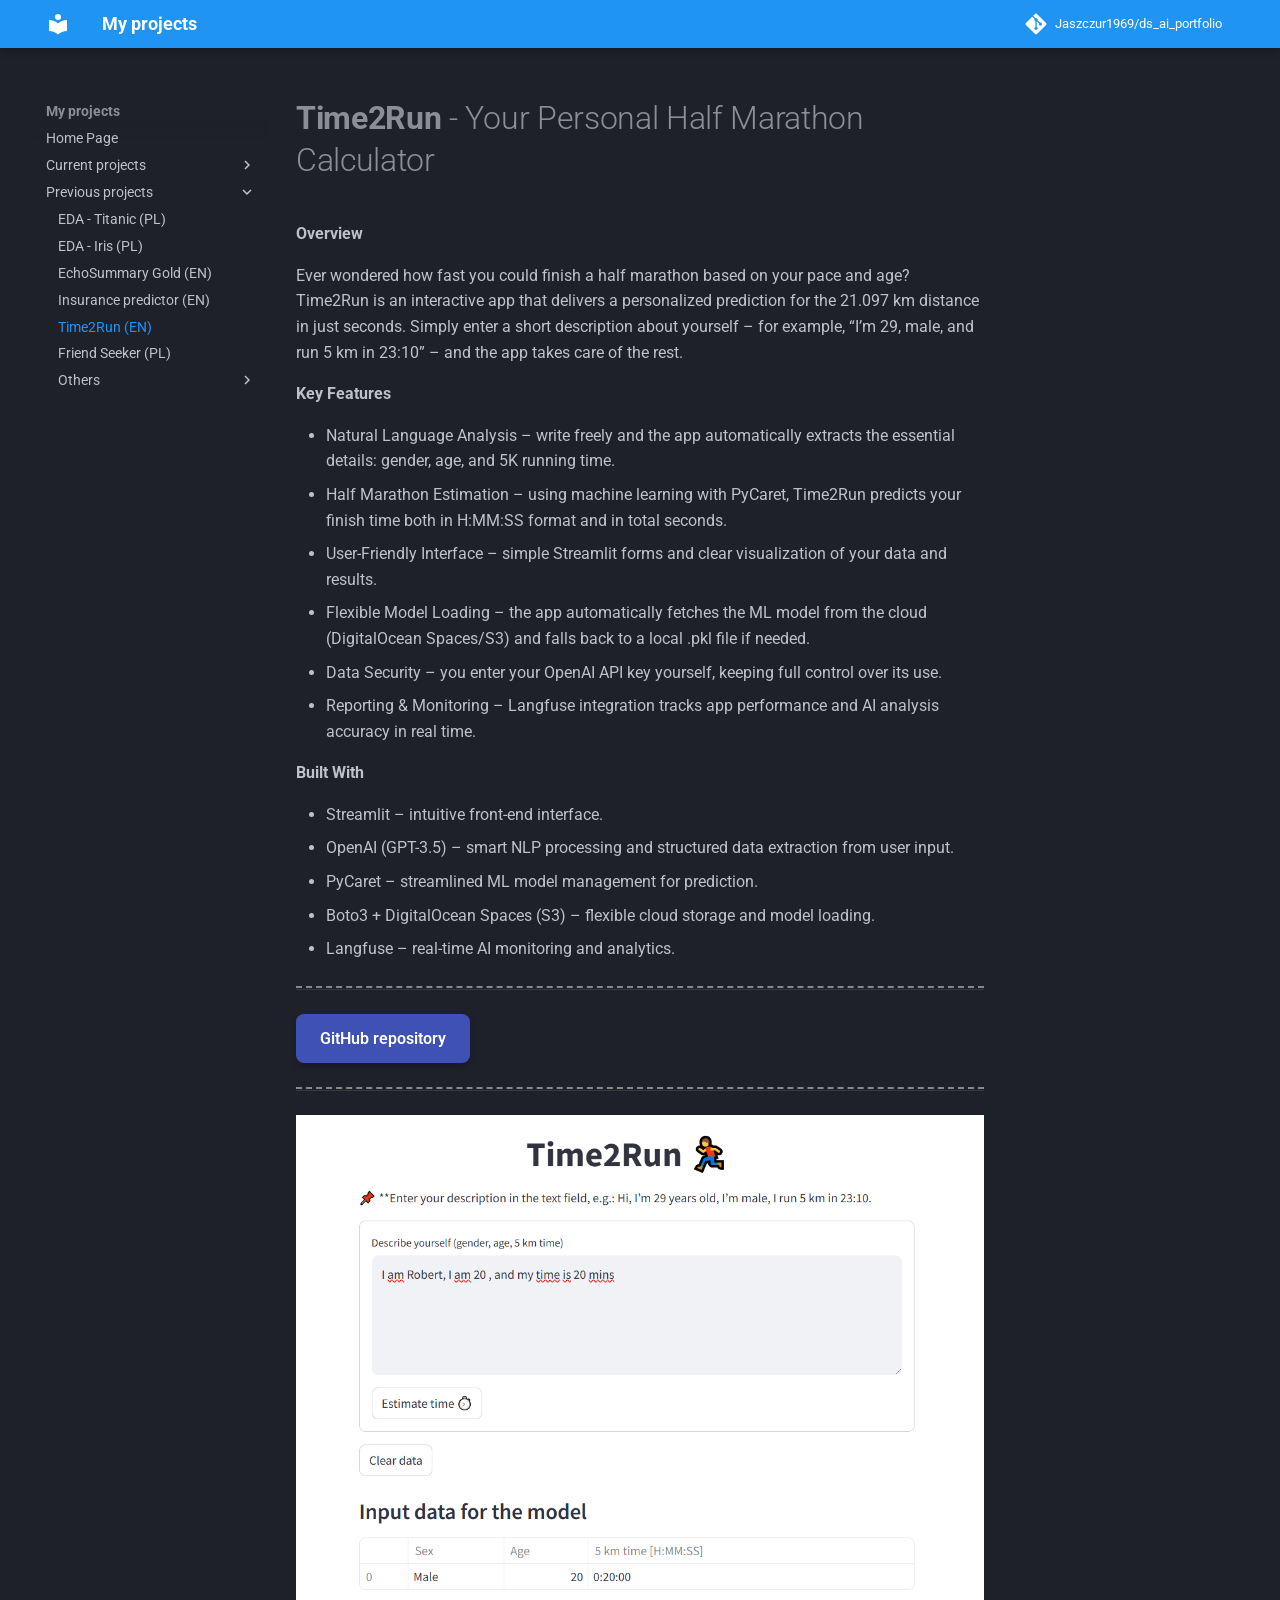
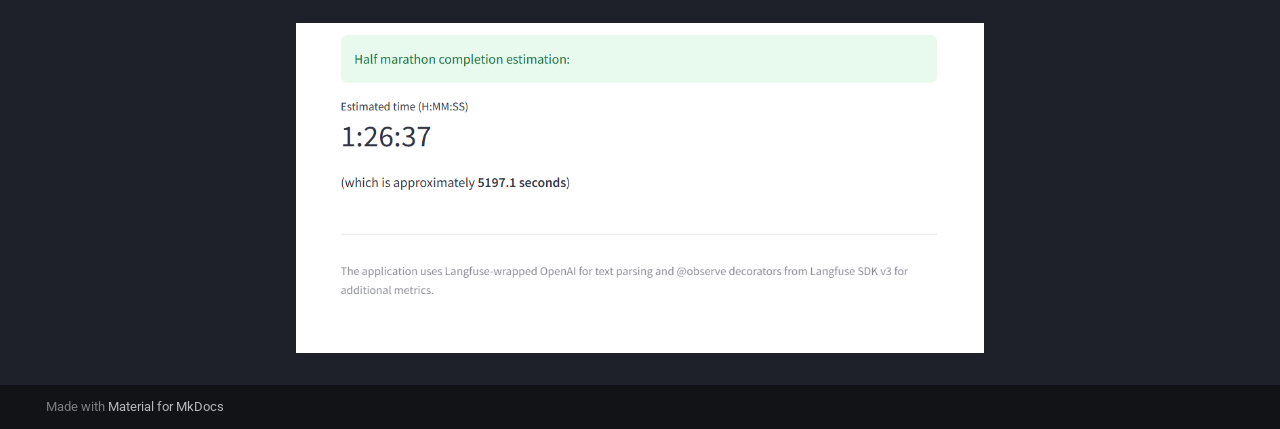
<file: Time2Run/index.html>
<!DOCTYPE html><html lang="en" class="no-js"><head>
    
      <meta charset="utf-8">
      <meta name="viewport" content="width=device-width,initial-scale=1">
      
        <meta name="description" content="See my Data Science and AI projects portfolio!">
      
      
        <meta name="author" content="Jaszczur1969">
      
      
        <link rel="canonical" href="https://github.com/Jaszczur1969/ds_ai_portfolio.git/Time2Run/">
      
      
        <link rel="prev" href="../Insurance%20predictor/">
      
      
        <link rel="next" href="../Friend%20Seeker/">
      
      
      <link rel="icon" href="../assets/images/favicon.png">
      <meta name="generator" content="mkdocs-1.6.1, mkdocs-material-9.6.19">
    
    
      
        <title>Time2Run (EN) - My projects</title>
      
    
    
      <link rel="stylesheet" href="../assets/stylesheets/main.7e37652d.min.css">
      
        
        <link rel="stylesheet" href="../assets/stylesheets/palette.06af60db.min.css">
      
      


    
    
      
    
    
      
        
        
        <link rel="preconnect" href="https://fonts.gstatic.com" crossorigin>
        <link rel="stylesheet" href="https://fonts.googleapis.com/css?family=Roboto:300,300i,400,400i,700,700i%7CRoboto+Mono:400,400i,700,700i&amp;display=fallback">
        <style>:root{--md-text-font:"Roboto";--md-code-font:"Roboto Mono"}</style>
      
    
    
      <link rel="stylesheet" href="../css/extra.css">
    
    <script>__md_scope=new URL("..",location),__md_hash=e=>[...e].reduce(((e,_)=>(e<<5)-e+_.charCodeAt(0)),0),__md_get=(e,_=localStorage,t=__md_scope)=>JSON.parse(_.getItem(t.pathname+"."+e)),__md_set=(e,_,t=localStorage,a=__md_scope)=>{try{t.setItem(a.pathname+"."+e,JSON.stringify(_))}catch(e){}}</script>
    
      

    
    
    
  <link href="../assets/stylesheets/glightbox.min.css" rel="stylesheet"><script src="../assets/javascripts/glightbox.min.js"></script><style id="glightbox-style">
            html.glightbox-open { overflow: initial; height: 100%; }
            .gslide-title { margin-top: 0px; user-select: text; }
            .gslide-desc { color: #666; user-select: text; }
            .gslide-image img { background: white; }
            .gscrollbar-fixer { padding-right: 15px; }
            .gdesc-inner { font-size: 0.75rem; }
            body[data-md-color-scheme="slate"] .gdesc-inner { background: var(--md-default-bg-color); }
            body[data-md-color-scheme="slate"] .gslide-title { color: var(--md-default-fg-color); }
            body[data-md-color-scheme="slate"] .gslide-desc { color: var(--md-default-fg-color); }
        </style></head>
  
  
    
    
      
    
    
    
    
    <body dir="ltr" data-md-color-scheme="slate" data-md-color-primary="blue" data-md-color-accent="indigo">
  
    
    <input class="md-toggle" data-md-toggle="drawer" type="checkbox" id="__drawer" autocomplete="off">
    <input class="md-toggle" data-md-toggle="search" type="checkbox" id="__search" autocomplete="off">
    <label class="md-overlay" for="__drawer"></label>
    <div data-md-component="skip">
      
        
        <a href="#time2run-your-personal-half-marathon-calculator" class="md-skip">
          Skip to content
        </a>
      
    </div>
    <div data-md-component="announce">
      
    </div>
    
    
      

  

<header class="md-header md-header--shadow" data-md-component="header">
  <nav class="md-header__inner md-grid" aria-label="Header">
    <a href=".." title="My projects" class="md-header__button md-logo" aria-label="My projects" data-md-component="logo">
      
  
  <svg xmlns="http://www.w3.org/2000/svg" viewBox="0 0 24 24"><path d="M12 8a3 3 0 0 0 3-3 3 3 0 0 0-3-3 3 3 0 0 0-3 3 3 3 0 0 0 3 3m0 3.54C9.64 9.35 6.5 8 3 8v11c3.5 0 6.64 1.35 9 3.54 2.36-2.19 5.5-3.54 9-3.54V8c-3.5 0-6.64 1.35-9 3.54"></path></svg>

    </a>
    <label class="md-header__button md-icon" for="__drawer">
      
      <svg xmlns="http://www.w3.org/2000/svg" viewBox="0 0 24 24"><path d="M3 6h18v2H3zm0 5h18v2H3zm0 5h18v2H3z"></path></svg>
    </label>
    <div class="md-header__title" data-md-component="header-title">
      <div class="md-header__ellipsis">
        <div class="md-header__topic">
          <span class="md-ellipsis">
            My projects
          </span>
        </div>
        <div class="md-header__topic" data-md-component="header-topic">
          <span class="md-ellipsis">
            
              Time2Run (EN)
            
          </span>
        </div>
      </div>
    </div>
    
      
        <form class="md-header__option" data-md-component="palette">
  
    
    
    
    <input class="md-option" data-md-color-media="" data-md-color-scheme="slate" data-md-color-primary="blue" data-md-color-accent="indigo" aria-hidden="true" type="radio" name="__palette" id="__palette_0">
    
  
</form>
      
    
    
      <script>var palette=__md_get("__palette");if(palette&&palette.color){if("(prefers-color-scheme)"===palette.color.media){var media=matchMedia("(prefers-color-scheme: light)"),input=document.querySelector(media.matches?"[data-md-color-media='(prefers-color-scheme: light)']":"[data-md-color-media='(prefers-color-scheme: dark)']");palette.color.media=input.getAttribute("data-md-color-media"),palette.color.scheme=input.getAttribute("data-md-color-scheme"),palette.color.primary=input.getAttribute("data-md-color-primary"),palette.color.accent=input.getAttribute("data-md-color-accent")}for(var[key,value]of Object.entries(palette.color))document.body.setAttribute("data-md-color-"+key,value)}</script>
    
    
    
    
      <div class="md-header__source">
        <a href="https://github.com/Jaszczur1969/ds_ai_portfolio.git" title="Go to repository" class="md-source" data-md-component="source">
  <div class="md-source__icon md-icon">
    
    <svg xmlns="http://www.w3.org/2000/svg" viewBox="0 0 448 512"><!--! Font Awesome Free 7.0.0 by @fontawesome - https://fontawesome.com License - https://fontawesome.com/license/free (Icons: CC BY 4.0, Fonts: SIL OFL 1.1, Code: MIT License) Copyright 2025 Fonticons, Inc.--><path fill="currentColor" d="M439.6 236.1 244 40.5c-5.4-5.5-12.8-8.5-20.4-8.5s-15 3-20.4 8.4L162.5 81l51.5 51.5c27.1-9.1 52.7 16.8 43.4 43.7l49.7 49.7c34.2-11.8 61.2 31 35.5 56.7-26.5 26.5-70.2-2.9-56-37.3L240.3 199v121.9c25.3 12.5 22.3 41.8 9.1 55-6.4 6.4-15.2 10.1-24.3 10.1s-17.8-3.6-24.3-10.1c-17.6-17.6-11.1-46.9 11.2-56v-123c-20.8-8.5-24.6-30.7-18.6-45L142.6 101 8.5 235.1C3 240.6 0 247.9 0 255.5s3 15 8.5 20.4l195.6 195.7c5.4 5.4 12.7 8.4 20.4 8.4s15-3 20.4-8.4l194.7-194.7c5.4-5.4 8.4-12.8 8.4-20.4s-3-15-8.4-20.4"></path></svg>
  </div>
  <div class="md-source__repository">
    Jaszczur1969/ds_ai_portfolio
  </div>
</a>
      </div>
    
  </nav>
  
</header>
    
    <div class="md-container" data-md-component="container">
      
      
        
          
        
      
      <main class="md-main" data-md-component="main">
        <div class="md-main__inner md-grid">
          
            
              
              <div class="md-sidebar md-sidebar--primary" data-md-component="sidebar" data-md-type="navigation">
                <div class="md-sidebar__scrollwrap">
                  <div class="md-sidebar__inner">
                    



<nav class="md-nav md-nav--primary" aria-label="Navigation" data-md-level="0">
  <label class="md-nav__title" for="__drawer">
    <a href=".." title="My projects" class="md-nav__button md-logo" aria-label="My projects" data-md-component="logo">
      
  
  <svg xmlns="http://www.w3.org/2000/svg" viewBox="0 0 24 24"><path d="M12 8a3 3 0 0 0 3-3 3 3 0 0 0-3-3 3 3 0 0 0-3 3 3 3 0 0 0 3 3m0 3.54C9.64 9.35 6.5 8 3 8v11c3.5 0 6.64 1.35 9 3.54 2.36-2.19 5.5-3.54 9-3.54V8c-3.5 0-6.64 1.35-9 3.54"></path></svg>

    </a>
    My projects
  </label>
  
    <div class="md-nav__source">
      <a href="https://github.com/Jaszczur1969/ds_ai_portfolio.git" title="Go to repository" class="md-source" data-md-component="source">
  <div class="md-source__icon md-icon">
    
    <svg xmlns="http://www.w3.org/2000/svg" viewBox="0 0 448 512"><!--! Font Awesome Free 7.0.0 by @fontawesome - https://fontawesome.com License - https://fontawesome.com/license/free (Icons: CC BY 4.0, Fonts: SIL OFL 1.1, Code: MIT License) Copyright 2025 Fonticons, Inc.--><path fill="currentColor" d="M439.6 236.1 244 40.5c-5.4-5.5-12.8-8.5-20.4-8.5s-15 3-20.4 8.4L162.5 81l51.5 51.5c27.1-9.1 52.7 16.8 43.4 43.7l49.7 49.7c34.2-11.8 61.2 31 35.5 56.7-26.5 26.5-70.2-2.9-56-37.3L240.3 199v121.9c25.3 12.5 22.3 41.8 9.1 55-6.4 6.4-15.2 10.1-24.3 10.1s-17.8-3.6-24.3-10.1c-17.6-17.6-11.1-46.9 11.2-56v-123c-20.8-8.5-24.6-30.7-18.6-45L142.6 101 8.5 235.1C3 240.6 0 247.9 0 255.5s3 15 8.5 20.4l195.6 195.7c5.4 5.4 12.7 8.4 20.4 8.4s15-3 20.4-8.4l194.7-194.7c5.4-5.4 8.4-12.8 8.4-20.4s-3-15-8.4-20.4"></path></svg>
  </div>
  <div class="md-source__repository">
    Jaszczur1969/ds_ai_portfolio
  </div>
</a>
    </div>
  
  <ul class="md-nav__list" data-md-scrollfix>
    
      
      
  
  
  
  
    <li class="md-nav__item">
      <a href=".." class="md-nav__link">
        
  
  
  <span class="md-ellipsis">
    Home Page
    
  </span>
  

      </a>
    </li>
  

    
      
      
  
  
  
  
    
    
    
    
    
    <li class="md-nav__item md-nav__item--nested">
      
        
        
        <input class="md-nav__toggle md-toggle " type="checkbox" id="__nav_2">
        
          
          <label class="md-nav__link" for="__nav_2" id="__nav_2_label" tabindex="0">
            
  
  
  <span class="md-ellipsis">
    Current projects
    
  </span>
  

            <span class="md-nav__icon md-icon"></span>
          </label>
        
        <nav class="md-nav" data-md-level="1" aria-labelledby="__nav_2_label" aria-expanded="false">
          <label class="md-nav__title" for="__nav_2">
            <span class="md-nav__icon md-icon"></span>
            Current projects
          </label>
          <ul class="md-nav__list" data-md-scrollfix>
            
              
                
  
  
  
  
    <li class="md-nav__item">
      <a href="../Insightly/" class="md-nav__link">
        
  
  
  <span class="md-ellipsis">
    Insightly
    
  </span>
  

      </a>
    </li>
  

              
            
          </ul>
        </nav>
      
    </li>
  

    
      
      
  
  
    
  
  
  
    
    
    
    
    
    <li class="md-nav__item md-nav__item--active md-nav__item--nested">
      
        
        
        <input class="md-nav__toggle md-toggle " type="checkbox" id="__nav_3" checked>
        
          
          <label class="md-nav__link" for="__nav_3" id="__nav_3_label" tabindex="0">
            
  
  
  <span class="md-ellipsis">
    Previous projects
    
  </span>
  

            <span class="md-nav__icon md-icon"></span>
          </label>
        
        <nav class="md-nav" data-md-level="1" aria-labelledby="__nav_3_label" aria-expanded="true">
          <label class="md-nav__title" for="__nav_3">
            <span class="md-nav__icon md-icon"></span>
            Previous projects
          </label>
          <ul class="md-nav__list" data-md-scrollfix>
            
              
                
  
  
  
  
    <li class="md-nav__item">
      <a href="../Titanic/" class="md-nav__link">
        
  
  
  <span class="md-ellipsis">
    EDA - Titanic (PL)
    
  </span>
  

      </a>
    </li>
  

              
            
              
                
  
  
  
  
    <li class="md-nav__item">
      <a href="../Iris/" class="md-nav__link">
        
  
  
  <span class="md-ellipsis">
    EDA - Iris (PL)
    
  </span>
  

      </a>
    </li>
  

              
            
              
                
  
  
  
  
    <li class="md-nav__item">
      <a href="../EchoSummary%20Gold/" class="md-nav__link">
        
  
  
  <span class="md-ellipsis">
    EchoSummary Gold (EN)
    
  </span>
  

      </a>
    </li>
  

              
            
              
                
  
  
  
  
    <li class="md-nav__item">
      <a href="../Insurance%20predictor/" class="md-nav__link">
        
  
  
  <span class="md-ellipsis">
    Insurance predictor (EN)
    
  </span>
  

      </a>
    </li>
  

              
            
              
                
  
  
    
  
  
  
    <li class="md-nav__item md-nav__item--active">
      
      <input class="md-nav__toggle md-toggle" type="checkbox" id="__toc">
      
      
        
      
      
      <a href="./" class="md-nav__link md-nav__link--active">
        
  
  
  <span class="md-ellipsis">
    Time2Run (EN)
    
  </span>
  

      </a>
      
    </li>
  

              
            
              
                
  
  
  
  
    <li class="md-nav__item">
      <a href="../Friend%20Seeker/" class="md-nav__link">
        
  
  
  <span class="md-ellipsis">
    Friend Seeker (PL)
    
  </span>
  

      </a>
    </li>
  

              
            
              
                
  
  
  
  
    
    
    
    
    
    <li class="md-nav__item md-nav__item--nested">
      
        
        
        <input class="md-nav__toggle md-toggle " type="checkbox" id="__nav_3_7">
        
          
          <label class="md-nav__link" for="__nav_3_7" id="__nav_3_7_label" tabindex="0">
            
  
  
  <span class="md-ellipsis">
    Others
    
  </span>
  

            <span class="md-nav__icon md-icon"></span>
          </label>
        
        <nav class="md-nav" data-md-level="2" aria-labelledby="__nav_3_7_label" aria-expanded="false">
          <label class="md-nav__title" for="__nav_3_7">
            <span class="md-nav__icon md-icon"></span>
            Others
          </label>
          <ul class="md-nav__list" data-md-scrollfix>
            
              
                
  
  
  
  
    <li class="md-nav__item">
      <a href="../Musicolate%20project/" class="md-nav__link">
        
  
  
  <span class="md-ellipsis">
    Musicolate project
    
  </span>
  

      </a>
    </li>
  

              
            
          </ul>
        </nav>
      
    </li>
  

              
            
          </ul>
        </nav>
      
    </li>
  

    
  </ul>
</nav>
                  </div>
                </div>
              </div>
            
            
              
              <div class="md-sidebar md-sidebar--secondary" data-md-component="sidebar" data-md-type="toc">
                <div class="md-sidebar__scrollwrap">
                  <div class="md-sidebar__inner">
                    

<nav class="md-nav md-nav--secondary" aria-label="Table of contents">
  
  
  
    
  
  
</nav>
                  </div>
                </div>
              </div>
            
          
          
            <div class="md-content" data-md-component="content">
              <article class="md-content__inner md-typeset">
                
                  


  
  


<h1 id="time2run-your-personal-half-marathon-calculator"><strong>Time2Run</strong> - Your Personal Half Marathon Calculator</h1>
<p><strong>Overview</strong></p>
<p>Ever wondered how fast you could finish a half marathon based on your pace and age? Time2Run is an interactive app that delivers a personalized prediction for the 21.097 km distance in just seconds. Simply enter a short description about yourself – for example, “I’m 29, male, and run 5 km in 23:10” – and the app takes care of the rest.</p>
<p><strong>Key Features</strong></p>
<ul>
<li>Natural Language Analysis – write freely and the app automatically extracts the essential details: gender, age, and 5K running time.</li>
<li>Half Marathon Estimation – using machine learning with PyCaret, Time2Run predicts your finish time both in H:MM:SS format and in total seconds.</li>
<li>User-Friendly Interface – simple Streamlit forms and clear visualization of your data and results.</li>
<li>Flexible Model Loading – the app automatically fetches the ML model from the cloud (DigitalOcean Spaces/S3) and falls back to a local .pkl file if needed.</li>
<li>Data Security – you enter your OpenAI API key yourself, keeping full control over its use.</li>
<li>Reporting &amp; Monitoring – Langfuse integration tracks app performance and AI analysis accuracy in real time.</li>
</ul>
<p><strong>Built With</strong></p>
<ul>
<li>Streamlit – intuitive front-end interface.</li>
<li>OpenAI (GPT-3.5) – smart NLP processing and structured data extraction from user input.</li>
<li>PyCaret – streamlined ML model management for prediction.</li>
<li>Boto3 + DigitalOcean Spaces (S3) – flexible cloud storage and model loading.</li>
<li>Langfuse – real-time AI monitoring and analytics.</li>
</ul>
<hr class="section-divider">

<p><a class="button-link" href="https://github.com/Jaszczur1969/Time2Run.git" target="_blank">GitHub repository</a></p>
<hr class="section-divider">

<p><a class="glightbox" data-type="image" data-width="auto" data-height="auto" href="Time2Run_1.PNG" data-desc-position="bottom"><img src="Time2Run_1.PNG" alt="Opis obrazka" width="800"></a></p>
<p><a class="glightbox" data-type="image" data-width="auto" data-height="auto" href="Time2Run_3.PNG" data-desc-position="bottom"><img src="Time2Run_3.PNG" alt="Opis obrazka" width="800"></a></p>












                
              </article>
            </div>
          
          
<script>var target=document.getElementById(location.hash.slice(1));target&&target.name&&(target.checked=target.name.startsWith("__tabbed_"))</script>
        </div>
        
      </main>
      
        <footer class="md-footer">
  
  <div class="md-footer-meta md-typeset">
    <div class="md-footer-meta__inner md-grid">
      <div class="md-copyright">
  
  
    Made with
    <a href="https://squidfunk.github.io/mkdocs-material/" target="_blank" rel="noopener">
      Material for MkDocs
    </a>
  
</div>
      
    </div>
  </div>
</footer>
      
    </div>
    <div class="md-dialog" data-md-component="dialog">
      <div class="md-dialog__inner md-typeset"></div>
    </div>
    
    
    
      
      <script id="__config" type="application/json">{"base": "..", "features": [], "search": "../assets/javascripts/workers/search.973d3a69.min.js", "tags": null, "translations": {"clipboard.copied": "Copied to clipboard", "clipboard.copy": "Copy to clipboard", "search.result.more.one": "1 more on this page", "search.result.more.other": "# more on this page", "search.result.none": "No matching documents", "search.result.one": "1 matching document", "search.result.other": "# matching documents", "search.result.placeholder": "Type to start searching", "search.result.term.missing": "Missing", "select.version": "Select version"}, "version": null}</script>
    
    
      <script src="../assets/javascripts/bundle.92b07e13.min.js"></script>
      
    
  
<script id="init-glightbox">const lightbox = GLightbox({"touchNavigation": true, "loop": false, "zoomable": true, "draggable": true, "openEffect": "zoom", "closeEffect": "zoom", "slideEffect": "slide"});
document$.subscribe(()=>{ lightbox.reload(); });
</script></body></html>
</file>
<file: css/extra.css>
.button-link {
  display: inline-block;
  padding: 12px 24px;
  background-color: #3f51b5; /* kolor przycisku */
  color: white !important;
  border-radius: 8px;
  text-decoration: none;
  font-weight: 600;
  font-size: 16px;
  transition: background 0.3s ease;
  box-shadow: 0 4px 6px rgba(0,0,0,0.2);
}

.button-link:hover {
  background-color: #303f9f;
}

.section-divider {
  border: none;
  border-top: 2px dashed #888;
  margin: 2em 0;
}
</file>
<file: assets/stylesheets/main.7e37652d.min.css>
@charset "UTF-8";html{-webkit-text-size-adjust:none;-moz-text-size-adjust:none;text-size-adjust:none;box-sizing:border-box}*,:after,:before{box-sizing:inherit}@media (prefers-reduced-motion){*,:after,:before{transition:none!important}}body{margin:0}a,button,input,label{-webkit-tap-highlight-color:transparent}a{color:inherit;text-decoration:none}hr{border:0;box-sizing:initial;display:block;height:.05rem;overflow:visible;padding:0}small{font-size:80%}sub,sup{line-height:1em}img{border-style:none}table{border-collapse:initial;border-spacing:0}td,th{font-weight:400;vertical-align:top}button{background:#0000;border:0;font-family:inherit;font-size:inherit;margin:0;padding:0}input{border:0;outline:none}:root{--md-primary-fg-color:#4051b5;--md-primary-fg-color--light:#5d6cc0;--md-primary-fg-color--dark:#303fa1;--md-primary-bg-color:#fff;--md-primary-bg-color--light:#ffffffb3;--md-accent-fg-color:#526cfe;--md-accent-fg-color--transparent:#526cfe1a;--md-accent-bg-color:#fff;--md-accent-bg-color--light:#ffffffb3}[data-md-color-scheme=default]{color-scheme:light}[data-md-color-scheme=default] img[src$="#gh-dark-mode-only"],[data-md-color-scheme=default] img[src$="#only-dark"]{display:none}:root,[data-md-color-scheme=default]{--md-hue:225deg;--md-default-fg-color:#000000de;--md-default-fg-color--light:#0000008a;--md-default-fg-color--lighter:#00000052;--md-default-fg-color--lightest:#00000012;--md-default-bg-color:#fff;--md-default-bg-color--light:#ffffffb3;--md-default-bg-color--lighter:#ffffff4d;--md-default-bg-color--lightest:#ffffff1f;--md-code-fg-color:#36464e;--md-code-bg-color:#f5f5f5;--md-code-hl-color:#4287ff;--md-code-hl-color--light:#4287ff1a;--md-code-hl-number-color:#d52a2a;--md-code-hl-special-color:#db1457;--md-code-hl-function-color:#a846b9;--md-code-hl-constant-color:#6e59d9;--md-code-hl-keyword-color:#3f6ec6;--md-code-hl-string-color:#1c7d4d;--md-code-hl-name-color:var(--md-code-fg-color);--md-code-hl-operator-color:var(--md-default-fg-color--light);--md-code-hl-punctuation-color:var(--md-default-fg-color--light);--md-code-hl-comment-color:var(--md-default-fg-color--light);--md-code-hl-generic-color:var(--md-default-fg-color--light);--md-code-hl-variable-color:var(--md-default-fg-color--light);--md-typeset-color:var(--md-default-fg-color);--md-typeset-a-color:var(--md-primary-fg-color);--md-typeset-del-color:#f5503d26;--md-typeset-ins-color:#0bd57026;--md-typeset-kbd-color:#fafafa;--md-typeset-kbd-accent-color:#fff;--md-typeset-kbd-border-color:#b8b8b8;--md-typeset-mark-color:#ffff0080;--md-typeset-table-color:#0000001f;--md-typeset-table-color--light:rgba(0,0,0,.035);--md-admonition-fg-color:var(--md-default-fg-color);--md-admonition-bg-color:var(--md-default-bg-color);--md-warning-fg-color:#000000de;--md-warning-bg-color:#ff9;--md-footer-fg-color:#fff;--md-footer-fg-color--light:#ffffffb3;--md-footer-fg-color--lighter:#ffffff73;--md-footer-bg-color:#000000de;--md-footer-bg-color--dark:#00000052;--md-shadow-z1:0 0.2rem 0.5rem #0000000d,0 0 0.05rem #0000001a;--md-shadow-z2:0 0.2rem 0.5rem #0000001a,0 0 0.05rem #00000040;--md-shadow-z3:0 0.2rem 0.5rem #0003,0 0 0.05rem #00000059}.md-icon svg{fill:currentcolor;display:block;height:1.2rem;width:1.2rem}body{-webkit-font-smoothing:antialiased;-moz-osx-font-smoothing:grayscale;--md-text-font-family:var(--md-text-font,_),-apple-system,BlinkMacSystemFont,Helvetica,Arial,sans-serif;--md-code-font-family:var(--md-code-font,_),SFMono-Regular,Consolas,Menlo,monospace}aside,body,input{font-feature-settings:"kern","liga";color:var(--md-typeset-color);font-family:var(--md-text-font-family)}code,kbd,pre{font-feature-settings:"kern";font-family:var(--md-code-font-family)}:root{--md-typeset-table-sort-icon:url('data:image/svg+xml;charset=utf-8,<svg xmlns="http://www.w3.org/2000/svg" viewBox="0 0 24 24"><path d="m18 21-4-4h3V7h-3l4-4 4 4h-3v10h3M2 19v-2h10v2M2 13v-2h7v2M2 7V5h4v2z"/></svg>');--md-typeset-table-sort-icon--asc:url('data:image/svg+xml;charset=utf-8,<svg xmlns="http://www.w3.org/2000/svg" viewBox="0 0 24 24"><path d="M19 17h3l-4 4-4-4h3V3h2M2 17h10v2H2M6 5v2H2V5m0 6h7v2H2z"/></svg>');--md-typeset-table-sort-icon--desc:url('data:image/svg+xml;charset=utf-8,<svg xmlns="http://www.w3.org/2000/svg" viewBox="0 0 24 24"><path d="M19 7h3l-4-4-4 4h3v14h2M2 17h10v2H2M6 5v2H2V5m0 6h7v2H2z"/></svg>')}.md-typeset{-webkit-print-color-adjust:exact;color-adjust:exact;font-size:.8rem;line-height:1.6;overflow-wrap:break-word}@media print{.md-typeset{font-size:.68rem}}.md-typeset blockquote,.md-typeset dl,.md-typeset figure,.md-typeset ol,.md-typeset pre,.md-typeset ul{margin-bottom:1em;margin-top:1em}.md-typeset h1{color:var(--md-default-fg-color--light);font-size:2em;line-height:1.3;margin:0 0 1.25em}.md-typeset h1,.md-typeset h2{font-weight:300;letter-spacing:-.01em}.md-typeset h2{font-size:1.5625em;line-height:1.4;margin:1.6em 0 .64em}.md-typeset h3{font-size:1.25em;font-weight:400;letter-spacing:-.01em;line-height:1.5;margin:1.6em 0 .8em}.md-typeset h2+h3{margin-top:.8em}.md-typeset h4{font-weight:700;letter-spacing:-.01em;margin:1em 0}.md-typeset h5,.md-typeset h6{color:var(--md-default-fg-color--light);font-size:.8em;font-weight:700;letter-spacing:-.01em;margin:1.25em 0}.md-typeset h5{text-transform:uppercase}.md-typeset h5 code{text-transform:none}.md-typeset hr{border-bottom:.05rem solid var(--md-default-fg-color--lightest);display:flow-root;margin:1.5em 0}.md-typeset a{color:var(--md-typeset-a-color);word-break:break-word}.md-typeset a,.md-typeset a:before{transition:color 125ms}.md-typeset a:focus,.md-typeset a:hover{color:var(--md-accent-fg-color)}.md-typeset a:focus code,.md-typeset a:hover code{background-color:var(--md-accent-fg-color--transparent)}.md-typeset a code{color:currentcolor;transition:background-color 125ms}.md-typeset a.focus-visible{outline-color:var(--md-accent-fg-color);outline-offset:.2rem}.md-typeset code,.md-typeset kbd,.md-typeset pre{color:var(--md-code-fg-color);direction:ltr;font-variant-ligatures:none}@media print{.md-typeset code,.md-typeset kbd,.md-typeset pre{white-space:pre-wrap}}.md-typeset code{background-color:var(--md-code-bg-color);border-radius:.1rem;-webkit-box-decoration-break:clone;box-decoration-break:clone;font-size:.85em;padding:0 .2941176471em;word-break:break-word}.md-typeset code:not(.focus-visible){-webkit-tap-highlight-color:transparent;outline:none}.md-typeset pre{display:flow-root;line-height:1.4;position:relative}.md-typeset pre>code{-webkit-box-decoration-break:slice;box-decoration-break:slice;box-shadow:none;display:block;margin:0;outline-color:var(--md-accent-fg-color);overflow:auto;padding:.7720588235em 1.1764705882em;scrollbar-color:var(--md-default-fg-color--lighter) #0000;scrollbar-width:thin;touch-action:auto;word-break:normal}.md-typeset pre>code:hover{scrollbar-color:var(--md-accent-fg-color) #0000}.md-typeset pre>code::-webkit-scrollbar{height:.2rem;width:.2rem}.md-typeset pre>code::-webkit-scrollbar-thumb{background-color:var(--md-default-fg-color--lighter)}.md-typeset pre>code::-webkit-scrollbar-thumb:hover{background-color:var(--md-accent-fg-color)}.md-typeset kbd{background-color:var(--md-typeset-kbd-color);border-radius:.1rem;box-shadow:0 .1rem 0 .05rem var(--md-typeset-kbd-border-color),0 .1rem 0 var(--md-typeset-kbd-border-color),0 -.1rem .2rem var(--md-typeset-kbd-accent-color) inset;color:var(--md-default-fg-color);display:inline-block;font-size:.75em;padding:0 .6666666667em;vertical-align:text-top;word-break:break-word}.md-typeset mark{background-color:var(--md-typeset-mark-color);-webkit-box-decoration-break:clone;box-decoration-break:clone;color:inherit;word-break:break-word}.md-typeset abbr{border-bottom:.05rem dotted var(--md-default-fg-color--light);cursor:help;text-decoration:none}.md-typeset small{opacity:.75}[dir=ltr] .md-typeset sub,[dir=ltr] .md-typeset sup{margin-left:.078125em}[dir=rtl] .md-typeset sub,[dir=rtl] .md-typeset sup{margin-right:.078125em}[dir=ltr] .md-typeset blockquote{padding-left:.6rem}[dir=rtl] .md-typeset blockquote{padding-right:.6rem}[dir=ltr] .md-typeset blockquote{border-left:.2rem solid var(--md-default-fg-color--lighter)}[dir=rtl] .md-typeset blockquote{border-right:.2rem solid var(--md-default-fg-color--lighter)}.md-typeset blockquote{color:var(--md-default-fg-color--light);margin-left:0;margin-right:0}.md-typeset ul{list-style-type:disc}.md-typeset ul[type]{list-style-type:revert-layer}[dir=ltr] .md-typeset ol,[dir=ltr] .md-typeset ul{margin-left:.625em}[dir=rtl] .md-typeset ol,[dir=rtl] .md-typeset ul{margin-right:.625em}.md-typeset ol,.md-typeset ul{padding:0}.md-typeset ol:not([hidden]),.md-typeset ul:not([hidden]){display:flow-root}.md-typeset ol ol,.md-typeset ul ol{list-style-type:lower-alpha}.md-typeset ol ol ol,.md-typeset ul ol ol{list-style-type:lower-roman}.md-typeset ol ol ol ol,.md-typeset ul ol ol ol{list-style-type:upper-alpha}.md-typeset ol ol ol ol ol,.md-typeset ul ol ol ol ol{list-style-type:upper-roman}.md-typeset ol[type],.md-typeset ul[type]{list-style-type:revert-layer}[dir=ltr] .md-typeset ol li,[dir=ltr] .md-typeset ul li{margin-left:1.25em}[dir=rtl] .md-typeset ol li,[dir=rtl] .md-typeset ul li{margin-right:1.25em}.md-typeset ol li,.md-typeset ul li{margin-bottom:.5em}.md-typeset ol li blockquote,.md-typeset ol li p,.md-typeset ul li blockquote,.md-typeset ul li p{margin:.5em 0}.md-typeset ol li:last-child,.md-typeset ul li:last-child{margin-bottom:0}[dir=ltr] .md-typeset ol li ol,[dir=ltr] .md-typeset ol li ul,[dir=ltr] .md-typeset ul li ol,[dir=ltr] .md-typeset ul li ul{margin-left:.625em}[dir=rtl] .md-typeset ol li ol,[dir=rtl] .md-typeset ol li ul,[dir=rtl] .md-typeset ul li ol,[dir=rtl] .md-typeset ul li ul{margin-right:.625em}.md-typeset ol li ol,.md-typeset ol li ul,.md-typeset ul li ol,.md-typeset ul li ul{margin-bottom:.5em;margin-top:.5em}[dir=ltr] .md-typeset dd{margin-left:1.875em}[dir=rtl] .md-typeset dd{margin-right:1.875em}.md-typeset dd{margin-bottom:1.5em;margin-top:1em}.md-typeset img,.md-typeset svg,.md-typeset video{height:auto;max-width:100%}.md-typeset img[align=left]{margin:1em 1em 1em 0}.md-typeset img[align=right]{margin:1em 0 1em 1em}.md-typeset img[align]:only-child{margin-top:0}.md-typeset figure{display:flow-root;margin:1em auto;max-width:100%;text-align:center;width:-moz-fit-content;width:fit-content}.md-typeset figure img{display:block;margin:0 auto}.md-typeset figcaption{font-style:italic;margin:1em auto;max-width:24rem}.md-typeset iframe{max-width:100%}.md-typeset table:not([class]){background-color:var(--md-default-bg-color);border:.05rem solid var(--md-typeset-table-color);border-radius:.1rem;display:inline-block;font-size:.64rem;max-width:100%;overflow:auto;touch-action:auto}@media print{.md-typeset table:not([class]){display:table}}.md-typeset table:not([class])+*{margin-top:1.5em}.md-typeset table:not([class]) td>:first-child,.md-typeset table:not([class]) th>:first-child{margin-top:0}.md-typeset table:not([class]) td>:last-child,.md-typeset table:not([class]) th>:last-child{margin-bottom:0}.md-typeset table:not([class]) td:not([align]),.md-typeset table:not([class]) th:not([align]){text-align:left}[dir=rtl] .md-typeset table:not([class]) td:not([align]),[dir=rtl] .md-typeset table:not([class]) th:not([align]){text-align:right}.md-typeset table:not([class]) th{font-weight:700;min-width:5rem;padding:.9375em 1.25em;vertical-align:top}.md-typeset table:not([class]) td{border-top:.05rem solid var(--md-typeset-table-color);padding:.9375em 1.25em;vertical-align:top}.md-typeset table:not([class]) tbody tr{transition:background-color 125ms}.md-typeset table:not([class]) tbody tr:hover{background-color:var(--md-typeset-table-color--light);box-shadow:0 .05rem 0 var(--md-default-bg-color) inset}.md-typeset table:not([class]) a{word-break:normal}.md-typeset table th[role=columnheader]{cursor:pointer}[dir=ltr] .md-typeset table th[role=columnheader]:after{margin-left:.5em}[dir=rtl] .md-typeset table th[role=columnheader]:after{margin-right:.5em}.md-typeset table th[role=columnheader]:after{content:"";display:inline-block;height:1.2em;-webkit-mask-image:var(--md-typeset-table-sort-icon);mask-image:var(--md-typeset-table-sort-icon);-webkit-mask-repeat:no-repeat;mask-repeat:no-repeat;-webkit-mask-size:contain;mask-size:contain;transition:background-color 125ms;vertical-align:text-bottom;width:1.2em}.md-typeset table th[role=columnheader]:hover:after{background-color:var(--md-default-fg-color--lighter)}.md-typeset table th[role=columnheader][aria-sort=ascending]:after{background-color:var(--md-default-fg-color--light);-webkit-mask-image:var(--md-typeset-table-sort-icon--asc);mask-image:var(--md-typeset-table-sort-icon--asc)}.md-typeset table th[role=columnheader][aria-sort=descending]:after{background-color:var(--md-default-fg-color--light);-webkit-mask-image:var(--md-typeset-table-sort-icon--desc);mask-image:var(--md-typeset-table-sort-icon--desc)}.md-typeset__scrollwrap{margin:1em -.8rem;overflow-x:auto;touch-action:auto}.md-typeset__table{display:inline-block;margin-bottom:.5em;padding:0 .8rem}@media print{.md-typeset__table{display:block}}html .md-typeset__table table{display:table;margin:0;overflow:hidden;width:100%}@media screen and (max-width:44.984375em){.md-content__inner>pre{margin:1em -.8rem}.md-content__inner>pre code{border-radius:0}}.md-typeset .md-author{border-radius:100%;display:block;flex-shrink:0;height:1.6rem;overflow:hidden;position:relative;transition:color 125ms,transform 125ms;width:1.6rem}.md-typeset .md-author img{display:block}.md-typeset .md-author--more{background:var(--md-default-fg-color--lightest);color:var(--md-default-fg-color--lighter);font-size:.6rem;font-weight:700;line-height:1.6rem;text-align:center}.md-typeset .md-author--long{height:2.4rem;width:2.4rem}.md-typeset a.md-author{transform:scale(1)}.md-typeset a.md-author img{border-radius:100%;filter:grayscale(100%) opacity(75%);transition:filter 125ms}.md-typeset a.md-author:focus,.md-typeset a.md-author:hover{transform:scale(1.1);z-index:1}.md-typeset a.md-author:focus img,.md-typeset a.md-author:hover img{filter:grayscale(0)}.md-banner{background-color:var(--md-footer-bg-color);color:var(--md-footer-fg-color);overflow:auto}@media print{.md-banner{display:none}}.md-banner--warning{background-color:var(--md-warning-bg-color);color:var(--md-warning-fg-color)}.md-banner__inner{font-size:.7rem;margin:.6rem auto;padding:0 .8rem}[dir=ltr] .md-banner__button{float:right}[dir=rtl] .md-banner__button{float:left}.md-banner__button{color:inherit;cursor:pointer;transition:opacity .25s}.no-js .md-banner__button{display:none}.md-banner__button:hover{opacity:.7}html{font-size:125%;height:100%;overflow-x:hidden}@media screen and (min-width:100em){html{font-size:137.5%}}@media screen and (min-width:125em){html{font-size:150%}}body{background-color:var(--md-default-bg-color);display:flex;flex-direction:column;font-size:.5rem;min-height:100%;position:relative;width:100%}@media print{body{display:block}}@media screen and (max-width:59.984375em){body[data-md-scrolllock]{position:fixed}}.md-grid{margin-left:auto;margin-right:auto;max-width:61rem}.md-container{display:flex;flex-direction:column;flex-grow:1}@media print{.md-container{display:block}}.md-main{flex-grow:1}.md-main__inner{display:flex;height:100%;margin-top:1.5rem}.md-ellipsis{overflow:hidden;text-overflow:ellipsis}.md-toggle{display:none}.md-option{height:0;opacity:0;position:absolute;width:0}.md-option:checked+label:not([hidden]){display:block}.md-option.focus-visible+label{outline-color:var(--md-accent-fg-color);outline-style:auto}.md-skip{background-color:var(--md-default-fg-color);border-radius:.1rem;color:var(--md-default-bg-color);font-size:.64rem;margin:.5rem;opacity:0;outline-color:var(--md-accent-fg-color);padding:.3rem .5rem;position:fixed;transform:translateY(.4rem);z-index:-1}.md-skip:focus{opacity:1;transform:translateY(0);transition:transform .25s cubic-bezier(.4,0,.2,1),opacity 175ms 75ms;z-index:10}@page{margin:25mm}:root{--md-clipboard-icon:url('data:image/svg+xml;charset=utf-8,<svg xmlns="http://www.w3.org/2000/svg" viewBox="0 0 24 24"><path d="M19 21H8V7h11m0-2H8a2 2 0 0 0-2 2v14a2 2 0 0 0 2 2h11a2 2 0 0 0 2-2V7a2 2 0 0 0-2-2m-3-4H4a2 2 0 0 0-2 2v14h2V3h12z"/></svg>')}.md-clipboard{border-radius:.1rem;color:var(--md-default-fg-color--lightest);cursor:pointer;height:1.5em;outline-color:var(--md-accent-fg-color);outline-offset:.1rem;position:absolute;right:.5em;top:.5em;transition:color .25s;width:1.5em;z-index:1}@media print{.md-clipboard{display:none}}.md-clipboard:not(.focus-visible){-webkit-tap-highlight-color:transparent;outline:none}:hover>.md-clipboard{color:var(--md-default-fg-color--light)}.md-clipboard:focus,.md-clipboard:hover{color:var(--md-accent-fg-color)}.md-clipboard:after{background-color:currentcolor;content:"";display:block;height:1.125em;margin:0 auto;-webkit-mask-image:var(--md-clipboard-icon);mask-image:var(--md-clipboard-icon);-webkit-mask-position:center;mask-position:center;-webkit-mask-repeat:no-repeat;mask-repeat:no-repeat;-webkit-mask-size:contain;mask-size:contain;width:1.125em}.md-clipboard--inline{cursor:pointer}.md-clipboard--inline code{transition:color .25s,background-color .25s}.md-clipboard--inline:focus code,.md-clipboard--inline:hover code{background-color:var(--md-accent-fg-color--transparent);color:var(--md-accent-fg-color)}.md-typeset .md-code__content{display:grid}@keyframes consent{0%{opacity:0;transform:translateY(100%)}to{opacity:1;transform:translateY(0)}}@keyframes overlay{0%{opacity:0}to{opacity:1}}.md-consent__overlay{animation:overlay .25s both;-webkit-backdrop-filter:blur(.1rem);backdrop-filter:blur(.1rem);background-color:#0000008a;height:100%;opacity:1;position:fixed;top:0;width:100%;z-index:5}.md-consent__inner{animation:consent .5s cubic-bezier(.1,.7,.1,1) both;background-color:var(--md-default-bg-color);border:0;border-radius:.1rem;bottom:0;box-shadow:0 0 .2rem #0000001a,0 .2rem .4rem #0003;max-height:100%;overflow:auto;padding:0;position:fixed;width:100%;z-index:5}.md-consent__form{padding:.8rem}.md-consent__settings{display:none;margin:1em 0}input:checked+.md-consent__settings{display:block}.md-consent__controls{margin-bottom:.8rem}.md-typeset .md-consent__controls .md-button{display:inline}@media screen and (max-width:44.984375em){.md-typeset .md-consent__controls .md-button{display:block;margin-top:.4rem;text-align:center;width:100%}}.md-consent label{cursor:pointer}.md-content{flex-grow:1;min-width:0}.md-content__inner{margin:0 .8rem 1.2rem;padding-top:.6rem}@media screen and (min-width:76.25em){[dir=ltr] .md-sidebar--primary:not([hidden])~.md-content>.md-content__inner{margin-left:1.2rem}[dir=ltr] .md-sidebar--secondary:not([hidden])~.md-content>.md-content__inner,[dir=rtl] .md-sidebar--primary:not([hidden])~.md-content>.md-content__inner{margin-right:1.2rem}[dir=rtl] .md-sidebar--secondary:not([hidden])~.md-content>.md-content__inner{margin-left:1.2rem}}.md-content__inner:before{content:"";display:block;height:.4rem}.md-content__inner>:last-child{margin-bottom:0}[dir=ltr] .md-content__button{float:right}[dir=rtl] .md-content__button{float:left}[dir=ltr] .md-content__button{margin-left:.4rem}[dir=rtl] .md-content__button{margin-right:.4rem}.md-content__button{margin:.4rem 0;padding:0}@media print{.md-content__button{display:none}}.md-typeset .md-content__button{color:var(--md-default-fg-color--lighter)}.md-content__button svg{display:inline;vertical-align:top}[dir=rtl] .md-content__button svg{transform:scaleX(-1)}[dir=ltr] .md-dialog{right:.8rem}[dir=rtl] .md-dialog{left:.8rem}.md-dialog{background-color:var(--md-default-fg-color);border-radius:.1rem;bottom:.8rem;box-shadow:var(--md-shadow-z3);min-width:11.1rem;opacity:0;padding:.4rem .6rem;pointer-events:none;position:fixed;transform:translateY(100%);transition:transform 0ms .4s,opacity .4s;z-index:4}@media print{.md-dialog{display:none}}.md-dialog--active{opacity:1;pointer-events:auto;transform:translateY(0);transition:transform .4s cubic-bezier(.075,.85,.175,1),opacity .4s}.md-dialog__inner{color:var(--md-default-bg-color);font-size:.7rem}.md-feedback{margin:2em 0 1em;text-align:center}.md-feedback fieldset{border:none;margin:0;padding:0}.md-feedback__title{font-weight:700;margin:1em auto}.md-feedback__inner{position:relative}.md-feedback__list{display:flex;flex-wrap:wrap;place-content:baseline center;position:relative}.md-feedback__list:hover .md-icon:not(:disabled){color:var(--md-default-fg-color--lighter)}:disabled .md-feedback__list{min-height:1.8rem}.md-feedback__icon{color:var(--md-default-fg-color--light);cursor:pointer;flex-shrink:0;margin:0 .1rem;transition:color 125ms}.md-feedback__icon:not(:disabled).md-icon:hover{color:var(--md-accent-fg-color)}.md-feedback__icon:disabled{color:var(--md-default-fg-color--lightest);pointer-events:none}.md-feedback__note{opacity:0;position:relative;transform:translateY(.4rem);transition:transform .4s cubic-bezier(.1,.7,.1,1),opacity .15s}.md-feedback__note>*{margin:0 auto;max-width:16rem}:disabled .md-feedback__note{opacity:1;transform:translateY(0)}@media print{.md-feedback{display:none}}.md-footer{background-color:var(--md-footer-bg-color);color:var(--md-footer-fg-color)}@media print{.md-footer{display:none}}.md-footer__inner{justify-content:space-between;overflow:auto;padding:.2rem}.md-footer__inner:not([hidden]){display:flex}.md-footer__link{align-items:end;display:flex;flex-grow:0.01;margin-bottom:.4rem;margin-top:1rem;max-width:100%;outline-color:var(--md-accent-fg-color);overflow:hidden;transition:opacity .25s}.md-footer__link:focus,.md-footer__link:hover{opacity:.7}[dir=rtl] .md-footer__link svg{transform:scaleX(-1)}@media screen and (max-width:44.984375em){.md-footer__link--prev{flex-shrink:0}.md-footer__link--prev .md-footer__title{display:none}}[dir=ltr] .md-footer__link--next{margin-left:auto}[dir=rtl] .md-footer__link--next{margin-right:auto}.md-footer__link--next{text-align:right}[dir=rtl] .md-footer__link--next{text-align:left}.md-footer__title{flex-grow:1;font-size:.9rem;margin-bottom:.7rem;max-width:calc(100% - 2.4rem);padding:0 1rem;white-space:nowrap}.md-footer__button{margin:.2rem;padding:.4rem}.md-footer__direction{font-size:.64rem;opacity:.7}.md-footer-meta{background-color:var(--md-footer-bg-color--dark)}.md-footer-meta__inner{display:flex;flex-wrap:wrap;justify-content:space-between;padding:.2rem}html .md-footer-meta.md-typeset a{color:var(--md-footer-fg-color--light)}html .md-footer-meta.md-typeset a:focus,html .md-footer-meta.md-typeset a:hover{color:var(--md-footer-fg-color)}.md-copyright{color:var(--md-footer-fg-color--lighter);font-size:.64rem;margin:auto .6rem;padding:.4rem 0;width:100%}@media screen and (min-width:45em){.md-copyright{width:auto}}.md-copyright__highlight{color:var(--md-footer-fg-color--light)}.md-social{display:inline-flex;gap:.2rem;margin:0 .4rem;padding:.2rem 0 .6rem}@media screen and (min-width:45em){.md-social{padding:.6rem 0}}.md-social__link{display:inline-block;height:1.6rem;text-align:center;width:1.6rem}.md-social__link:before{line-height:1.9}.md-social__link svg{fill:currentcolor;max-height:.8rem;vertical-align:-25%}.md-typeset .md-button{border:.1rem solid;border-radius:.1rem;color:var(--md-primary-fg-color);cursor:pointer;display:inline-block;font-weight:700;padding:.625em 2em;transition:color 125ms,background-color 125ms,border-color 125ms}.md-typeset .md-button--primary{background-color:var(--md-primary-fg-color);border-color:var(--md-primary-fg-color);color:var(--md-primary-bg-color)}.md-typeset .md-button:focus,.md-typeset .md-button:hover{background-color:var(--md-accent-fg-color);border-color:var(--md-accent-fg-color);color:var(--md-accent-bg-color)}[dir=ltr] .md-typeset .md-input{border-top-left-radius:.1rem}[dir=ltr] .md-typeset .md-input,[dir=rtl] .md-typeset .md-input{border-top-right-radius:.1rem}[dir=rtl] .md-typeset .md-input{border-top-left-radius:.1rem}.md-typeset .md-input{border-bottom:.1rem solid var(--md-default-fg-color--lighter);box-shadow:var(--md-shadow-z1);font-size:.8rem;height:1.8rem;padding:0 .6rem;transition:border .25s,box-shadow .25s}.md-typeset .md-input:focus,.md-typeset .md-input:hover{border-bottom-color:var(--md-accent-fg-color);box-shadow:var(--md-shadow-z2)}.md-typeset .md-input--stretch{width:100%}.md-header{background-color:var(--md-primary-fg-color);box-shadow:0 0 .2rem #0000,0 .2rem .4rem #0000;color:var(--md-primary-bg-color);display:block;left:0;position:sticky;right:0;top:0;z-index:4}@media print{.md-header{display:none}}.md-header[hidden]{transform:translateY(-100%);transition:transform .25s cubic-bezier(.8,0,.6,1),box-shadow .25s}.md-header--shadow{box-shadow:0 0 .2rem #0000001a,0 .2rem .4rem #0003;transition:transform .25s cubic-bezier(.1,.7,.1,1),box-shadow .25s}.md-header__inner{align-items:center;display:flex;padding:0 .2rem}.md-header__button{color:currentcolor;cursor:pointer;margin:.2rem;outline-color:var(--md-accent-fg-color);padding:.4rem;position:relative;transition:opacity .25s;vertical-align:middle;z-index:1}.md-header__button:hover{opacity:.7}.md-header__button:not([hidden]){display:inline-block}.md-header__button:not(.focus-visible){-webkit-tap-highlight-color:transparent;outline:none}.md-header__button.md-logo{margin:.2rem;padding:.4rem}@media screen and (max-width:76.234375em){.md-header__button.md-logo{display:none}}.md-header__button.md-logo img,.md-header__button.md-logo svg{fill:currentcolor;display:block;height:1.2rem;width:auto}@media screen and (min-width:60em){.md-header__button[for=__search]{display:none}}.no-js .md-header__button[for=__search]{display:none}[dir=rtl] .md-header__button[for=__search] svg{transform:scaleX(-1)}@media screen and (min-width:76.25em){.md-header__button[for=__drawer]{display:none}}.md-header__topic{display:flex;max-width:100%;position:absolute;transition:transform .4s cubic-bezier(.1,.7,.1,1),opacity .15s;white-space:nowrap}.md-header__topic+.md-header__topic{opacity:0;pointer-events:none;transform:translateX(1.25rem);transition:transform .4s cubic-bezier(1,.7,.1,.1),opacity .15s;z-index:-1}[dir=rtl] .md-header__topic+.md-header__topic{transform:translateX(-1.25rem)}.md-header__topic:first-child{font-weight:700}[dir=ltr] .md-header__title{margin-left:1rem;margin-right:.4rem}[dir=rtl] .md-header__title{margin-left:.4rem;margin-right:1rem}.md-header__title{flex-grow:1;font-size:.9rem;height:2.4rem;line-height:2.4rem}.md-header__title--active .md-header__topic{opacity:0;pointer-events:none;transform:translateX(-1.25rem);transition:transform .4s cubic-bezier(1,.7,.1,.1),opacity .15s;z-index:-1}[dir=rtl] .md-header__title--active .md-header__topic{transform:translateX(1.25rem)}.md-header__title--active .md-header__topic+.md-header__topic{opacity:1;pointer-events:auto;transform:translateX(0);transition:transform .4s cubic-bezier(.1,.7,.1,1),opacity .15s;z-index:0}.md-header__title>.md-header__ellipsis{height:100%;position:relative;width:100%}.md-header__option{display:flex;flex-shrink:0;max-width:100%;transition:max-width 0ms .25s,opacity .25s .25s;white-space:nowrap}[data-md-toggle=search]:checked~.md-header .md-header__option{max-width:0;opacity:0;transition:max-width 0ms,opacity 0ms}.md-header__option>input{bottom:0}.md-header__source{display:none}@media screen and (min-width:60em){[dir=ltr] .md-header__source{margin-left:1rem}[dir=rtl] .md-header__source{margin-right:1rem}.md-header__source{display:block;max-width:11.7rem;width:11.7rem}}@media screen and (min-width:76.25em){[dir=ltr] .md-header__source{margin-left:1.4rem}[dir=rtl] .md-header__source{margin-right:1.4rem}}.md-meta{color:var(--md-default-fg-color--light);font-size:.7rem;line-height:1.3}.md-meta__list{display:inline-flex;flex-wrap:wrap;list-style:none;margin:0;padding:0}.md-meta__item:not(:last-child):after{content:"·";margin-left:.2rem;margin-right:.2rem}.md-meta__link{color:var(--md-typeset-a-color)}.md-meta__link:focus,.md-meta__link:hover{color:var(--md-accent-fg-color)}.md-draft{background-color:#ff1744;border-radius:.125em;color:#fff;display:inline-block;font-weight:700;padding-left:.5714285714em;padding-right:.5714285714em}:root{--md-nav-icon--prev:url('data:image/svg+xml;charset=utf-8,<svg xmlns="http://www.w3.org/2000/svg" viewBox="0 0 24 24"><path d="M20 11v2H8l5.5 5.5-1.42 1.42L4.16 12l7.92-7.92L13.5 5.5 8 11z"/></svg>');--md-nav-icon--next:url('data:image/svg+xml;charset=utf-8,<svg xmlns="http://www.w3.org/2000/svg" viewBox="0 0 24 24"><path d="M8.59 16.58 13.17 12 8.59 7.41 10 6l6 6-6 6z"/></svg>');--md-toc-icon:url('data:image/svg+xml;charset=utf-8,<svg xmlns="http://www.w3.org/2000/svg" viewBox="0 0 24 24"><path d="M3 9h14V7H3zm0 4h14v-2H3zm0 4h14v-2H3zm16 0h2v-2h-2zm0-10v2h2V7zm0 6h2v-2h-2z"/></svg>')}.md-nav{font-size:.7rem;line-height:1.3}.md-nav__title{color:var(--md-default-fg-color--light);display:block;font-weight:700;overflow:hidden;padding:0 .6rem;text-overflow:ellipsis}.md-nav__title .md-nav__button{display:none}.md-nav__title .md-nav__button img{height:100%;width:auto}.md-nav__title .md-nav__button.md-logo img,.md-nav__title .md-nav__button.md-logo svg{fill:currentcolor;display:block;height:2.4rem;max-width:100%;object-fit:contain;width:auto}.md-nav__list{list-style:none;margin:0;padding:0}.md-nav__link{align-items:flex-start;display:flex;gap:.4rem;margin-top:.625em;scroll-snap-align:start;transition:color 125ms}.md-nav__link--passed{color:var(--md-default-fg-color--light)}.md-nav__item .md-nav__link--active,.md-nav__item .md-nav__link--active code{color:var(--md-typeset-a-color)}.md-nav__link .md-ellipsis{position:relative}[dir=ltr] .md-nav__link .md-icon:last-child{margin-left:auto}[dir=rtl] .md-nav__link .md-icon:last-child{margin-right:auto}.md-nav__link svg{fill:currentcolor;flex-shrink:0;height:1.3em;position:relative}.md-nav__link[for]:focus,.md-nav__link[for]:hover,.md-nav__link[href]:focus,.md-nav__link[href]:hover{color:var(--md-accent-fg-color);cursor:pointer}.md-nav__link.focus-visible{outline-color:var(--md-accent-fg-color);outline-offset:.2rem}.md-nav--primary .md-nav__link[for=__toc]{display:none}.md-nav--primary .md-nav__link[for=__toc] .md-icon:after{background-color:currentcolor;display:block;height:100%;-webkit-mask-image:var(--md-toc-icon);mask-image:var(--md-toc-icon);width:100%}.md-nav--primary .md-nav__link[for=__toc]~.md-nav{display:none}.md-nav__container>.md-nav__link{margin-top:0}.md-nav__container>.md-nav__link:first-child{flex-grow:1;min-width:0}.md-nav__icon{flex-shrink:0}.md-nav__source{display:none}@media screen and (max-width:76.234375em){.md-nav--primary,.md-nav--primary .md-nav{background-color:var(--md-default-bg-color);display:flex;flex-direction:column;height:100%;left:0;position:absolute;right:0;top:0;z-index:1}.md-nav--primary .md-nav__item,.md-nav--primary .md-nav__title{font-size:.8rem;line-height:1.5}.md-nav--primary .md-nav__title{background-color:var(--md-default-fg-color--lightest);color:var(--md-default-fg-color--light);cursor:pointer;height:5.6rem;line-height:2.4rem;padding:3rem .8rem .2rem;position:relative;white-space:nowrap}[dir=ltr] .md-nav--primary .md-nav__title .md-nav__icon{left:.4rem}[dir=rtl] .md-nav--primary .md-nav__title .md-nav__icon{right:.4rem}.md-nav--primary .md-nav__title .md-nav__icon{display:block;height:1.2rem;margin:.2rem;position:absolute;top:.4rem;width:1.2rem}.md-nav--primary .md-nav__title .md-nav__icon:after{background-color:currentcolor;content:"";display:block;height:100%;-webkit-mask-image:var(--md-nav-icon--prev);mask-image:var(--md-nav-icon--prev);-webkit-mask-position:center;mask-position:center;-webkit-mask-repeat:no-repeat;mask-repeat:no-repeat;-webkit-mask-size:contain;mask-size:contain;width:100%}.md-nav--primary .md-nav__title~.md-nav__list{background-color:var(--md-default-bg-color);box-shadow:0 .05rem 0 var(--md-default-fg-color--lightest) inset;overflow-y:auto;scroll-snap-type:y mandatory;touch-action:pan-y}.md-nav--primary .md-nav__title~.md-nav__list>:first-child{border-top:0}.md-nav--primary .md-nav__title[for=__drawer]{background-color:var(--md-primary-fg-color);color:var(--md-primary-bg-color);font-weight:700}.md-nav--primary .md-nav__title .md-logo{display:block;left:.2rem;margin:.2rem;padding:.4rem;position:absolute;right:.2rem;top:.2rem}.md-nav--primary .md-nav__list{flex:1}.md-nav--primary .md-nav__item{border-top:.05rem solid var(--md-default-fg-color--lightest)}.md-nav--primary .md-nav__item--active>.md-nav__link{color:var(--md-typeset-a-color)}.md-nav--primary .md-nav__item--active>.md-nav__link:focus,.md-nav--primary .md-nav__item--active>.md-nav__link:hover{color:var(--md-accent-fg-color)}.md-nav--primary .md-nav__link{margin-top:0;padding:.6rem .8rem}.md-nav--primary .md-nav__link svg{margin-top:.1em}.md-nav--primary .md-nav__link>.md-nav__link{padding:0}[dir=ltr] .md-nav--primary .md-nav__link .md-nav__icon{margin-right:-.2rem}[dir=rtl] .md-nav--primary .md-nav__link .md-nav__icon{margin-left:-.2rem}.md-nav--primary .md-nav__link .md-nav__icon{font-size:1.2rem;height:1.2rem;width:1.2rem}.md-nav--primary .md-nav__link .md-nav__icon:after{background-color:currentcolor;content:"";display:block;height:100%;-webkit-mask-image:var(--md-nav-icon--next);mask-image:var(--md-nav-icon--next);-webkit-mask-position:center;mask-position:center;-webkit-mask-repeat:no-repeat;mask-repeat:no-repeat;-webkit-mask-size:contain;mask-size:contain;width:100%}[dir=rtl] .md-nav--primary .md-nav__icon:after{transform:scale(-1)}.md-nav--primary .md-nav--secondary .md-nav{background-color:initial;position:static}[dir=ltr] .md-nav--primary .md-nav--secondary .md-nav .md-nav__link{padding-left:1.4rem}[dir=rtl] .md-nav--primary .md-nav--secondary .md-nav .md-nav__link{padding-right:1.4rem}[dir=ltr] .md-nav--primary .md-nav--secondary .md-nav .md-nav .md-nav__link{padding-left:2rem}[dir=rtl] .md-nav--primary .md-nav--secondary .md-nav .md-nav .md-nav__link{padding-right:2rem}[dir=ltr] .md-nav--primary .md-nav--secondary .md-nav .md-nav .md-nav .md-nav__link{padding-left:2.6rem}[dir=rtl] .md-nav--primary .md-nav--secondary .md-nav .md-nav .md-nav .md-nav__link{padding-right:2.6rem}[dir=ltr] .md-nav--primary .md-nav--secondary .md-nav .md-nav .md-nav .md-nav .md-nav__link{padding-left:3.2rem}[dir=rtl] .md-nav--primary .md-nav--secondary .md-nav .md-nav .md-nav .md-nav .md-nav__link{padding-right:3.2rem}.md-nav--secondary{background-color:initial}.md-nav__toggle~.md-nav{display:flex;opacity:0;transform:translateX(100%);transition:transform .25s cubic-bezier(.8,0,.6,1),opacity 125ms 50ms}[dir=rtl] .md-nav__toggle~.md-nav{transform:translateX(-100%)}.md-nav__toggle:checked~.md-nav{opacity:1;transform:translateX(0);transition:transform .25s cubic-bezier(.4,0,.2,1),opacity 125ms 125ms}.md-nav__toggle:checked~.md-nav>.md-nav__list{-webkit-backface-visibility:hidden;backface-visibility:hidden}}@media screen and (max-width:59.984375em){.md-nav--primary .md-nav__link[for=__toc]{display:flex}.md-nav--primary .md-nav__link[for=__toc] .md-icon:after{content:""}.md-nav--primary .md-nav__link[for=__toc]+.md-nav__link{display:none}.md-nav--primary .md-nav__link[for=__toc]~.md-nav{display:flex}.md-nav__source{background-color:var(--md-primary-fg-color--dark);color:var(--md-primary-bg-color);display:block;padding:0 .2rem}}@media screen and (min-width:60em) and (max-width:76.234375em){.md-nav--integrated .md-nav__link[for=__toc]{display:flex}.md-nav--integrated .md-nav__link[for=__toc] .md-icon:after{content:""}.md-nav--integrated .md-nav__link[for=__toc]+.md-nav__link{display:none}.md-nav--integrated .md-nav__link[for=__toc]~.md-nav{display:flex}}@media screen and (min-width:60em){.md-nav{margin-bottom:-.4rem}.md-nav--secondary .md-nav__title{background:var(--md-default-bg-color);box-shadow:0 0 .4rem .4rem var(--md-default-bg-color);position:sticky;top:0;z-index:1}.md-nav--secondary .md-nav__title[for=__toc]{scroll-snap-align:start}.md-nav--secondary .md-nav__title .md-nav__icon{display:none}[dir=ltr] .md-nav--secondary .md-nav__list{padding-left:.6rem}[dir=rtl] .md-nav--secondary .md-nav__list{padding-right:.6rem}.md-nav--secondary .md-nav__list{padding-bottom:.4rem}[dir=ltr] .md-nav--secondary .md-nav__item>.md-nav__link{margin-right:.4rem}[dir=rtl] .md-nav--secondary .md-nav__item>.md-nav__link{margin-left:.4rem}}@media screen and (min-width:76.25em){.md-nav{margin-bottom:-.4rem;transition:max-height .25s cubic-bezier(.86,0,.07,1)}.md-nav--primary .md-nav__title{background:var(--md-default-bg-color);box-shadow:0 0 .4rem .4rem var(--md-default-bg-color);position:sticky;top:0;z-index:1}.md-nav--primary .md-nav__title[for=__drawer]{scroll-snap-align:start}.md-nav--primary .md-nav__title .md-nav__icon{display:none}[dir=ltr] .md-nav--primary .md-nav__list{padding-left:.6rem}[dir=rtl] .md-nav--primary .md-nav__list{padding-right:.6rem}.md-nav--primary .md-nav__list{padding-bottom:.4rem}[dir=ltr] .md-nav--primary .md-nav__item>.md-nav__link{margin-right:.4rem}[dir=rtl] .md-nav--primary .md-nav__item>.md-nav__link{margin-left:.4rem}.md-nav__toggle~.md-nav{display:grid;grid-template-rows:minmax(.4rem,0fr);opacity:0;transition:grid-template-rows .25s cubic-bezier(.86,0,.07,1),opacity .25s,visibility 0ms .25s;visibility:collapse}.md-nav__toggle~.md-nav>.md-nav__list{overflow:hidden}.md-nav__toggle.md-toggle--indeterminate~.md-nav,.md-nav__toggle:checked~.md-nav{grid-template-rows:minmax(.4rem,1fr);opacity:1;transition:grid-template-rows .25s cubic-bezier(.86,0,.07,1),opacity .15s .1s,visibility 0ms;visibility:visible}.md-nav__toggle.md-toggle--indeterminate~.md-nav{transition:none}.md-nav__item--nested>.md-nav>.md-nav__title{display:none}.md-nav__item--section{display:block;margin:1.25em 0}.md-nav__item--section:last-child{margin-bottom:0}.md-nav__item--section>.md-nav__link{font-weight:700}.md-nav__item--section>.md-nav__link[for]{color:var(--md-default-fg-color--light)}.md-nav__item--section>.md-nav__link:not(.md-nav__container){pointer-events:none}.md-nav__item--section>.md-nav__link .md-icon,.md-nav__item--section>.md-nav__link>[for]{display:none}[dir=ltr] .md-nav__item--section>.md-nav{margin-left:-.6rem}[dir=rtl] .md-nav__item--section>.md-nav{margin-right:-.6rem}.md-nav__item--section>.md-nav{display:block;opacity:1;visibility:visible}.md-nav__item--section>.md-nav>.md-nav__list>.md-nav__item{padding:0}.md-nav__icon{border-radius:100%;height:.9rem;transition:background-color .25s;width:.9rem}.md-nav__icon:hover{background-color:var(--md-accent-fg-color--transparent)}.md-nav__icon:after{background-color:currentcolor;border-radius:100%;content:"";display:inline-block;height:100%;-webkit-mask-image:var(--md-nav-icon--next);mask-image:var(--md-nav-icon--next);-webkit-mask-position:center;mask-position:center;-webkit-mask-repeat:no-repeat;mask-repeat:no-repeat;-webkit-mask-size:contain;mask-size:contain;transition:transform .25s;vertical-align:-.1rem;width:100%}[dir=rtl] .md-nav__icon:after{transform:rotate(180deg)}.md-nav__item--nested .md-nav__toggle:checked~.md-nav__link .md-nav__icon:after,.md-nav__item--nested .md-toggle--indeterminate~.md-nav__link .md-nav__icon:after{transform:rotate(90deg)}.md-nav--lifted>.md-nav__list>.md-nav__item,.md-nav--lifted>.md-nav__title{display:none}.md-nav--lifted>.md-nav__list>.md-nav__item--active{display:block}.md-nav--lifted>.md-nav__list>.md-nav__item--active>.md-nav__link{background:var(--md-default-bg-color);box-shadow:0 0 .4rem .4rem var(--md-default-bg-color);margin-top:0;position:sticky;top:0;z-index:1}.md-nav--lifted>.md-nav__list>.md-nav__item--active>.md-nav__link:not(.md-nav__container){pointer-events:none}.md-nav--lifted>.md-nav__list>.md-nav__item--active.md-nav__item--section{margin:0}[dir=ltr] .md-nav--lifted>.md-nav__list>.md-nav__item>.md-nav:not(.md-nav--secondary){margin-left:-.6rem}[dir=rtl] .md-nav--lifted>.md-nav__list>.md-nav__item>.md-nav:not(.md-nav--secondary){margin-right:-.6rem}.md-nav--lifted>.md-nav__list>.md-nav__item>[for]{color:var(--md-default-fg-color--light)}.md-nav--lifted .md-nav[data-md-level="1"]{grid-template-rows:minmax(.4rem,1fr);opacity:1;visibility:visible}[dir=ltr] .md-nav--integrated>.md-nav__list>.md-nav__item--active .md-nav--secondary{border-left:.05rem solid var(--md-primary-fg-color)}[dir=rtl] .md-nav--integrated>.md-nav__list>.md-nav__item--active .md-nav--secondary{border-right:.05rem solid var(--md-primary-fg-color)}.md-nav--integrated>.md-nav__list>.md-nav__item--active .md-nav--secondary{display:block;margin-bottom:1.25em;opacity:1;visibility:visible}.md-nav--integrated>.md-nav__list>.md-nav__item--active .md-nav--secondary>.md-nav__list{overflow:visible;padding-bottom:0}.md-nav--integrated>.md-nav__list>.md-nav__item--active .md-nav--secondary>.md-nav__title{display:none}}.md-pagination{font-size:.8rem;font-weight:700;gap:.4rem}.md-pagination,.md-pagination>*{align-items:center;display:flex;justify-content:center}.md-pagination>*{border-radius:.2rem;height:1.8rem;min-width:1.8rem;text-align:center}.md-pagination__current{background-color:var(--md-default-fg-color--lightest);color:var(--md-default-fg-color--light)}.md-pagination__link{transition:color 125ms,background-color 125ms}.md-pagination__link:focus,.md-pagination__link:hover{background-color:var(--md-accent-fg-color--transparent);color:var(--md-accent-fg-color)}.md-pagination__link:focus svg,.md-pagination__link:hover svg{color:var(--md-accent-fg-color)}.md-pagination__link.focus-visible{outline-color:var(--md-accent-fg-color);outline-offset:.2rem}.md-pagination__link svg{fill:currentcolor;color:var(--md-default-fg-color--lighter);display:block;max-height:100%;width:1.2rem}.md-post__back{border-bottom:.05rem solid var(--md-default-fg-color--lightest);margin-bottom:1.2rem;padding-bottom:1.2rem}@media screen and (max-width:76.234375em){.md-post__back{display:none}}[dir=rtl] .md-post__back svg{transform:scaleX(-1)}.md-post__authors{display:flex;flex-direction:column;gap:.6rem;margin:0 .6rem 1.2rem}.md-post .md-post__meta a{transition:color 125ms}.md-post .md-post__meta a:focus,.md-post .md-post__meta a:hover{color:var(--md-accent-fg-color)}.md-post__title{color:var(--md-default-fg-color--light);font-weight:700}.md-post--excerpt{margin-bottom:3.2rem}.md-post--excerpt .md-post__header{align-items:center;display:flex;gap:.6rem;min-height:1.6rem}.md-post--excerpt .md-post__authors{align-items:center;display:inline-flex;flex-direction:row;gap:.2rem;margin:0;min-height:2.4rem}[dir=ltr] .md-post--excerpt .md-post__meta .md-meta__list{margin-right:.4rem}[dir=rtl] .md-post--excerpt .md-post__meta .md-meta__list{margin-left:.4rem}.md-post--excerpt .md-post__content>:first-child{--md-scroll-margin:6rem;margin-top:0}.md-post>.md-nav--secondary{margin:1em 0}.md-profile{align-items:center;display:flex;font-size:.7rem;gap:.6rem;line-height:1.4;width:100%}.md-profile__description{flex-grow:1}.md-content--post{display:flex}@media screen and (max-width:76.234375em){.md-content--post{flex-flow:column-reverse}}.md-content--post>.md-content__inner{flex-grow:1;min-width:0}@media screen and (min-width:76.25em){[dir=ltr] .md-content--post>.md-content__inner{margin-left:1.2rem}[dir=rtl] .md-content--post>.md-content__inner{margin-right:1.2rem}}@media screen and (max-width:76.234375em){.md-sidebar.md-sidebar--post{padding:0;position:static;width:100%}.md-sidebar.md-sidebar--post .md-sidebar__scrollwrap{overflow:visible}.md-sidebar.md-sidebar--post .md-sidebar__inner{padding:0}.md-sidebar.md-sidebar--post .md-post__meta{margin-left:.6rem;margin-right:.6rem}.md-sidebar.md-sidebar--post .md-nav__item{border:none;display:inline}.md-sidebar.md-sidebar--post .md-nav__list{display:inline-flex;flex-wrap:wrap;gap:.6rem;padding-bottom:.6rem;padding-top:.6rem}.md-sidebar.md-sidebar--post .md-nav__link{padding:0}.md-sidebar.md-sidebar--post .md-nav{height:auto;margin-bottom:0;position:static}}:root{--md-progress-value:0;--md-progress-delay:400ms}.md-progress{background:var(--md-primary-bg-color);height:.075rem;opacity:min(clamp(0,var(--md-progress-value),1),clamp(0,100 - var(--md-progress-value),1));position:fixed;top:0;transform:scaleX(calc(var(--md-progress-value)*1%));transform-origin:left;transition:transform .5s cubic-bezier(.19,1,.22,1),opacity .25s var(--md-progress-delay);width:100%;z-index:4}:root{--md-search-result-icon:url('data:image/svg+xml;charset=utf-8,<svg xmlns="http://www.w3.org/2000/svg" viewBox="0 0 24 24"><path d="M14 2H6a2 2 0 0 0-2 2v16a2 2 0 0 0 2 2h7c-.41-.25-.8-.56-1.14-.9-.33-.33-.61-.7-.86-1.1H6V4h7v5h5v1.18c.71.16 1.39.43 2 .82V8zm6.31 16.9c1.33-2.11.69-4.9-1.4-6.22-2.11-1.33-4.91-.68-6.22 1.4-1.34 2.11-.69 4.89 1.4 6.22 1.46.93 3.32.93 4.79.02L22 23.39 23.39 22zm-3.81.1a2.5 2.5 0 0 1-2.5-2.5 2.5 2.5 0 0 1 2.5-2.5 2.5 2.5 0 0 1 2.5 2.5 2.5 2.5 0 0 1-2.5 2.5"/></svg>')}.md-search{position:relative}@media screen and (min-width:60em){.md-search{padding:.2rem 0}}.no-js .md-search{display:none}.md-search__overlay{opacity:0;z-index:1}@media screen and (max-width:59.984375em){[dir=ltr] .md-search__overlay{left:-2.2rem}[dir=rtl] .md-search__overlay{right:-2.2rem}.md-search__overlay{background-color:var(--md-default-bg-color);border-radius:1rem;height:2rem;overflow:hidden;pointer-events:none;position:absolute;top:-1rem;transform-origin:center;transition:transform .3s .1s,opacity .2s .2s;width:2rem}[data-md-toggle=search]:checked~.md-header .md-search__overlay{opacity:1;transition:transform .4s,opacity .1s}}@media screen and (min-width:60em){[dir=ltr] .md-search__overlay{left:0}[dir=rtl] .md-search__overlay{right:0}.md-search__overlay{background-color:#0000008a;cursor:pointer;height:0;position:fixed;top:0;transition:width 0ms .25s,height 0ms .25s,opacity .25s;width:0}[data-md-toggle=search]:checked~.md-header .md-search__overlay{height:200vh;opacity:1;transition:width 0ms,height 0ms,opacity .25s;width:100%}}@media screen and (max-width:29.984375em){[data-md-toggle=search]:checked~.md-header .md-search__overlay{transform:scale(45)}}@media screen and (min-width:30em) and (max-width:44.984375em){[data-md-toggle=search]:checked~.md-header .md-search__overlay{transform:scale(60)}}@media screen and (min-width:45em) and (max-width:59.984375em){[data-md-toggle=search]:checked~.md-header .md-search__overlay{transform:scale(75)}}.md-search__inner{-webkit-backface-visibility:hidden;backface-visibility:hidden}@media screen and (max-width:59.984375em){[dir=ltr] .md-search__inner{left:0}[dir=rtl] .md-search__inner{right:0}.md-search__inner{height:0;opacity:0;overflow:hidden;position:fixed;top:0;transform:translateX(5%);transition:width 0ms .3s,height 0ms .3s,transform .15s cubic-bezier(.4,0,.2,1) .15s,opacity .15s .15s;width:0;z-index:2}[dir=rtl] .md-search__inner{transform:translateX(-5%)}[data-md-toggle=search]:checked~.md-header .md-search__inner{height:100%;opacity:1;transform:translateX(0);transition:width 0ms 0ms,height 0ms 0ms,transform .15s cubic-bezier(.1,.7,.1,1) .15s,opacity .15s .15s;width:100%}}@media screen and (min-width:60em){[dir=ltr] .md-search__inner{float:right}[dir=rtl] .md-search__inner{float:left}.md-search__inner{padding:.1rem 0;position:relative;transition:width .25s cubic-bezier(.1,.7,.1,1);width:11.7rem}}@media screen and (min-width:60em) and (max-width:76.234375em){[data-md-toggle=search]:checked~.md-header .md-search__inner{width:23.4rem}}@media screen and (min-width:76.25em){[data-md-toggle=search]:checked~.md-header .md-search__inner{width:34.4rem}}.md-search__form{background-color:var(--md-default-bg-color);box-shadow:0 0 .6rem #0000;height:2.4rem;position:relative;transition:color .25s,background-color .25s;z-index:2}@media screen and (min-width:60em){.md-search__form{background-color:#00000042;border-radius:.1rem;height:1.8rem}.md-search__form:hover{background-color:#ffffff1f}}[data-md-toggle=search]:checked~.md-header .md-search__form{background-color:var(--md-default-bg-color);border-radius:.1rem .1rem 0 0;box-shadow:0 0 .6rem #00000012;color:var(--md-default-fg-color)}[dir=ltr] .md-search__input{padding-left:3.6rem;padding-right:2.2rem}[dir=rtl] .md-search__input{padding-left:2.2rem;padding-right:3.6rem}.md-search__input{background:#0000;font-size:.9rem;height:100%;position:relative;text-overflow:ellipsis;width:100%;z-index:2}.md-search__input::placeholder{transition:color .25s}.md-search__input::placeholder,.md-search__input~.md-search__icon{color:var(--md-default-fg-color--light)}.md-search__input::-ms-clear{display:none}@media screen and (max-width:59.984375em){.md-search__input{font-size:.9rem;height:2.4rem;width:100%}}@media screen and (min-width:60em){[dir=ltr] .md-search__input{padding-left:2.2rem}[dir=rtl] .md-search__input{padding-right:2.2rem}.md-search__input{color:inherit;font-size:.8rem}.md-search__input::placeholder{color:var(--md-primary-bg-color--light)}.md-search__input+.md-search__icon{color:var(--md-primary-bg-color)}[data-md-toggle=search]:checked~.md-header .md-search__input{text-overflow:clip}[data-md-toggle=search]:checked~.md-header .md-search__input+.md-search__icon{color:var(--md-default-fg-color--light)}[data-md-toggle=search]:checked~.md-header .md-search__input::placeholder{color:#0000}}.md-search__icon{cursor:pointer;display:inline-block;height:1.2rem;transition:color .25s,opacity .25s;width:1.2rem}.md-search__icon:hover{opacity:.7}[dir=ltr] .md-search__icon[for=__search]{left:.5rem}[dir=rtl] .md-search__icon[for=__search]{right:.5rem}.md-search__icon[for=__search]{position:absolute;top:.3rem;z-index:2}[dir=rtl] .md-search__icon[for=__search] svg{transform:scaleX(-1)}@media screen and (max-width:59.984375em){[dir=ltr] .md-search__icon[for=__search]{left:.8rem}[dir=rtl] .md-search__icon[for=__search]{right:.8rem}.md-search__icon[for=__search]{top:.6rem}.md-search__icon[for=__search] svg:first-child{display:none}}@media screen and (min-width:60em){.md-search__icon[for=__search]{pointer-events:none}.md-search__icon[for=__search] svg:last-child{display:none}}[dir=ltr] .md-search__options{right:.5rem}[dir=rtl] .md-search__options{left:.5rem}.md-search__options{pointer-events:none;position:absolute;top:.3rem;z-index:2}@media screen and (max-width:59.984375em){[dir=ltr] .md-search__options{right:.8rem}[dir=rtl] .md-search__options{left:.8rem}.md-search__options{top:.6rem}}[dir=ltr] .md-search__options>.md-icon{margin-left:.2rem}[dir=rtl] .md-search__options>.md-icon{margin-right:.2rem}.md-search__options>.md-icon{color:var(--md-default-fg-color--light);opacity:0;transform:scale(.75);transition:transform .15s cubic-bezier(.1,.7,.1,1),opacity .15s}.md-search__options>.md-icon:not(.focus-visible){-webkit-tap-highlight-color:transparent;outline:none}[data-md-toggle=search]:checked~.md-header .md-search__input:valid~.md-search__options>.md-icon{opacity:1;pointer-events:auto;transform:scale(1)}[data-md-toggle=search]:checked~.md-header .md-search__input:valid~.md-search__options>.md-icon:hover{opacity:.7}[dir=ltr] .md-search__suggest{padding-left:3.6rem;padding-right:2.2rem}[dir=rtl] .md-search__suggest{padding-left:2.2rem;padding-right:3.6rem}.md-search__suggest{align-items:center;color:var(--md-default-fg-color--lighter);display:flex;font-size:.9rem;height:100%;opacity:0;position:absolute;top:0;transition:opacity 50ms;white-space:nowrap;width:100%}@media screen and (min-width:60em){[dir=ltr] .md-search__suggest{padding-left:2.2rem}[dir=rtl] .md-search__suggest{padding-right:2.2rem}.md-search__suggest{font-size:.8rem}}[data-md-toggle=search]:checked~.md-header .md-search__suggest{opacity:1;transition:opacity .3s .1s}[dir=ltr] .md-search__output{border-bottom-left-radius:.1rem}[dir=ltr] .md-search__output,[dir=rtl] .md-search__output{border-bottom-right-radius:.1rem}[dir=rtl] .md-search__output{border-bottom-left-radius:.1rem}.md-search__output{overflow:hidden;position:absolute;width:100%;z-index:1}@media screen and (max-width:59.984375em){.md-search__output{bottom:0;top:2.4rem}}@media screen and (min-width:60em){.md-search__output{opacity:0;top:1.9rem;transition:opacity .4s}[data-md-toggle=search]:checked~.md-header .md-search__output{box-shadow:var(--md-shadow-z3);opacity:1}}.md-search__scrollwrap{-webkit-backface-visibility:hidden;backface-visibility:hidden;background-color:var(--md-default-bg-color);height:100%;overflow-y:auto;touch-action:pan-y}@media (-webkit-max-device-pixel-ratio:1),(max-resolution:1dppx){.md-search__scrollwrap{transform:translateZ(0)}}@media screen and (min-width:60em) and (max-width:76.234375em){.md-search__scrollwrap{width:23.4rem}}@media screen and (min-width:76.25em){.md-search__scrollwrap{width:34.4rem}}@media screen and (min-width:60em){.md-search__scrollwrap{max-height:0;scrollbar-color:var(--md-default-fg-color--lighter) #0000;scrollbar-width:thin}[data-md-toggle=search]:checked~.md-header .md-search__scrollwrap{max-height:75vh}.md-search__scrollwrap:hover{scrollbar-color:var(--md-accent-fg-color) #0000}.md-search__scrollwrap::-webkit-scrollbar{height:.2rem;width:.2rem}.md-search__scrollwrap::-webkit-scrollbar-thumb{background-color:var(--md-default-fg-color--lighter)}.md-search__scrollwrap::-webkit-scrollbar-thumb:hover{background-color:var(--md-accent-fg-color)}}.md-search-result{color:var(--md-default-fg-color);word-break:break-word}.md-search-result__meta{background-color:var(--md-default-fg-color--lightest);color:var(--md-default-fg-color--light);font-size:.64rem;line-height:1.8rem;padding:0 .8rem;scroll-snap-align:start}@media screen and (min-width:60em){[dir=ltr] .md-search-result__meta{padding-left:2.2rem}[dir=rtl] .md-search-result__meta{padding-right:2.2rem}}.md-search-result__list{list-style:none;margin:0;padding:0;-webkit-user-select:none;user-select:none}.md-search-result__item{box-shadow:0 -.05rem var(--md-default-fg-color--lightest)}.md-search-result__item:first-child{box-shadow:none}.md-search-result__link{display:block;outline:none;scroll-snap-align:start;transition:background-color .25s}.md-search-result__link:focus,.md-search-result__link:hover{background-color:var(--md-accent-fg-color--transparent)}.md-search-result__link:last-child p:last-child{margin-bottom:.6rem}.md-search-result__more>summary{cursor:pointer;display:block;outline:none;position:sticky;scroll-snap-align:start;top:0;z-index:1}.md-search-result__more>summary::marker{display:none}.md-search-result__more>summary::-webkit-details-marker{display:none}.md-search-result__more>summary>div{color:var(--md-typeset-a-color);font-size:.64rem;padding:.75em .8rem;transition:color .25s,background-color .25s}@media screen and (min-width:60em){[dir=ltr] .md-search-result__more>summary>div{padding-left:2.2rem}[dir=rtl] .md-search-result__more>summary>div{padding-right:2.2rem}}.md-search-result__more>summary:focus>div,.md-search-result__more>summary:hover>div{background-color:var(--md-accent-fg-color--transparent);color:var(--md-accent-fg-color)}.md-search-result__more[open]>summary{background-color:var(--md-default-bg-color)}.md-search-result__article{overflow:hidden;padding:0 .8rem;position:relative}@media screen and (min-width:60em){[dir=ltr] .md-search-result__article{padding-left:2.2rem}[dir=rtl] .md-search-result__article{padding-right:2.2rem}}[dir=ltr] .md-search-result__icon{left:0}[dir=rtl] .md-search-result__icon{right:0}.md-search-result__icon{color:var(--md-default-fg-color--light);height:1.2rem;margin:.5rem;position:absolute;width:1.2rem}@media screen and (max-width:59.984375em){.md-search-result__icon{display:none}}.md-search-result__icon:after{background-color:currentcolor;content:"";display:inline-block;height:100%;-webkit-mask-image:var(--md-search-result-icon);mask-image:var(--md-search-result-icon);-webkit-mask-position:center;mask-position:center;-webkit-mask-repeat:no-repeat;mask-repeat:no-repeat;-webkit-mask-size:contain;mask-size:contain;width:100%}[dir=rtl] .md-search-result__icon:after{transform:scaleX(-1)}.md-search-result .md-typeset{color:var(--md-default-fg-color--light);font-size:.64rem;line-height:1.6}.md-search-result .md-typeset h1{color:var(--md-default-fg-color);font-size:.8rem;font-weight:400;line-height:1.4;margin:.55rem 0}.md-search-result .md-typeset h1 mark{text-decoration:none}.md-search-result .md-typeset h2{color:var(--md-default-fg-color);font-size:.64rem;font-weight:700;line-height:1.6;margin:.5em 0}.md-search-result .md-typeset h2 mark{text-decoration:none}.md-search-result__terms{color:var(--md-default-fg-color);display:block;font-size:.64rem;font-style:italic;margin:.5em 0}.md-search-result mark{background-color:initial;color:var(--md-accent-fg-color);text-decoration:underline}.md-select{position:relative;z-index:1}.md-select__inner{background-color:var(--md-default-bg-color);border-radius:.1rem;box-shadow:var(--md-shadow-z2);color:var(--md-default-fg-color);left:50%;margin-top:.2rem;max-height:0;opacity:0;position:absolute;top:calc(100% - .2rem);transform:translate3d(-50%,.3rem,0);transition:transform .25s 375ms,opacity .25s .25s,max-height 0ms .5s}.md-select:focus-within .md-select__inner,.md-select:hover .md-select__inner{max-height:10rem;opacity:1;transform:translate3d(-50%,0,0);transition:transform .25s cubic-bezier(.1,.7,.1,1),opacity .25s,max-height 0ms}.md-select__inner:after{border-bottom:.2rem solid #0000;border-bottom-color:var(--md-default-bg-color);border-left:.2rem solid #0000;border-right:.2rem solid #0000;border-top:0;content:"";height:0;left:50%;margin-left:-.2rem;margin-top:-.2rem;position:absolute;top:0;width:0}.md-select__list{border-radius:.1rem;font-size:.8rem;list-style-type:none;margin:0;max-height:inherit;overflow:auto;padding:0}.md-select__item{line-height:1.8rem}[dir=ltr] .md-select__link{padding-left:.6rem;padding-right:1.2rem}[dir=rtl] .md-select__link{padding-left:1.2rem;padding-right:.6rem}.md-select__link{cursor:pointer;display:block;outline:none;scroll-snap-align:start;transition:background-color .25s,color .25s;width:100%}.md-select__link:focus,.md-select__link:hover{color:var(--md-accent-fg-color)}.md-select__link:focus{background-color:var(--md-default-fg-color--lightest)}.md-sidebar{align-self:flex-start;flex-shrink:0;padding:1.2rem 0;position:sticky;top:2.4rem;width:12.1rem}@media print{.md-sidebar{display:none}}@media screen and (max-width:76.234375em){[dir=ltr] .md-sidebar--primary{left:-12.1rem}[dir=rtl] .md-sidebar--primary{right:-12.1rem}.md-sidebar--primary{background-color:var(--md-default-bg-color);display:block;height:100%;position:fixed;top:0;transform:translateX(0);transition:transform .25s cubic-bezier(.4,0,.2,1),box-shadow .25s;width:12.1rem;z-index:5}[data-md-toggle=drawer]:checked~.md-container .md-sidebar--primary{box-shadow:var(--md-shadow-z3);transform:translateX(12.1rem)}[dir=rtl] [data-md-toggle=drawer]:checked~.md-container .md-sidebar--primary{transform:translateX(-12.1rem)}.md-sidebar--primary .md-sidebar__scrollwrap{bottom:0;left:0;margin:0;overflow:hidden;position:absolute;right:0;scroll-snap-type:none;top:0}}@media screen and (min-width:76.25em){.md-sidebar{height:0}.no-js .md-sidebar{height:auto}.md-header--lifted~.md-container .md-sidebar{top:4.8rem}}.md-sidebar--secondary{display:none;order:2}@media screen and (min-width:60em){.md-sidebar--secondary{height:0}.no-js .md-sidebar--secondary{height:auto}.md-sidebar--secondary:not([hidden]){display:block}.md-sidebar--secondary .md-sidebar__scrollwrap{touch-action:pan-y}}.md-sidebar__scrollwrap{-webkit-backface-visibility:hidden;backface-visibility:hidden;margin:0 .2rem;overflow-y:auto;scrollbar-color:var(--md-default-fg-color--lighter) #0000}@media screen and (min-width:60em){.md-sidebar__scrollwrap{scrollbar-gutter:stable;scrollbar-width:thin}}.md-sidebar__scrollwrap::-webkit-scrollbar{height:.2rem;width:.2rem}.md-sidebar__scrollwrap:focus-within,.md-sidebar__scrollwrap:hover{scrollbar-color:var(--md-accent-fg-color) #0000}.md-sidebar__scrollwrap:focus-within::-webkit-scrollbar-thumb,.md-sidebar__scrollwrap:hover::-webkit-scrollbar-thumb{background-color:var(--md-default-fg-color--lighter)}.md-sidebar__scrollwrap:focus-within::-webkit-scrollbar-thumb:hover,.md-sidebar__scrollwrap:hover::-webkit-scrollbar-thumb:hover{background-color:var(--md-accent-fg-color)}@supports selector(::-webkit-scrollbar){.md-sidebar__scrollwrap{scrollbar-gutter:auto}[dir=ltr] .md-sidebar__inner{padding-right:calc(100% - 11.5rem)}[dir=rtl] .md-sidebar__inner{padding-left:calc(100% - 11.5rem)}}@media screen and (max-width:76.234375em){.md-overlay{background-color:#0000008a;height:0;opacity:0;position:fixed;top:0;transition:width 0ms .25s,height 0ms .25s,opacity .25s;width:0;z-index:5}[data-md-toggle=drawer]:checked~.md-overlay{height:100%;opacity:1;transition:width 0ms,height 0ms,opacity .25s;width:100%}}@keyframes facts{0%{height:0}to{height:.65rem}}@keyframes fact{0%{opacity:0;transform:translateY(100%)}50%{opacity:0}to{opacity:1;transform:translateY(0)}}:root{--md-source-forks-icon:url('data:image/svg+xml;charset=utf-8,<svg xmlns="http://www.w3.org/2000/svg" viewBox="0 0 16 16"><path d="M5 5.372v.878c0 .414.336.75.75.75h4.5a.75.75 0 0 0 .75-.75v-.878a2.25 2.25 0 1 1 1.5 0v.878a2.25 2.25 0 0 1-2.25 2.25h-1.5v2.128a2.251 2.251 0 1 1-1.5 0V8.5h-1.5A2.25 2.25 0 0 1 3.5 6.25v-.878a2.25 2.25 0 1 1 1.5 0M5 3.25a.75.75 0 1 0-1.5 0 .75.75 0 0 0 1.5 0m6.75.75a.75.75 0 1 0 0-1.5.75.75 0 0 0 0 1.5m-3 8.75a.75.75 0 1 0-1.5 0 .75.75 0 0 0 1.5 0"/></svg>');--md-source-repositories-icon:url('data:image/svg+xml;charset=utf-8,<svg xmlns="http://www.w3.org/2000/svg" viewBox="0 0 16 16"><path d="M2 2.5A2.5 2.5 0 0 1 4.5 0h8.75a.75.75 0 0 1 .75.75v12.5a.75.75 0 0 1-.75.75h-2.5a.75.75 0 0 1 0-1.5h1.75v-2h-8a1 1 0 0 0-.714 1.7.75.75 0 1 1-1.072 1.05A2.5 2.5 0 0 1 2 11.5Zm10.5-1h-8a1 1 0 0 0-1 1v6.708A2.5 2.5 0 0 1 4.5 9h8ZM5 12.25a.25.25 0 0 1 .25-.25h3.5a.25.25 0 0 1 .25.25v3.25a.25.25 0 0 1-.4.2l-1.45-1.087a.25.25 0 0 0-.3 0L5.4 15.7a.25.25 0 0 1-.4-.2Z"/></svg>');--md-source-stars-icon:url('data:image/svg+xml;charset=utf-8,<svg xmlns="http://www.w3.org/2000/svg" viewBox="0 0 16 16"><path d="M8 .25a.75.75 0 0 1 .673.418l1.882 3.815 4.21.612a.75.75 0 0 1 .416 1.279l-3.046 2.97.719 4.192a.751.751 0 0 1-1.088.791L8 12.347l-3.766 1.98a.75.75 0 0 1-1.088-.79l.72-4.194L.818 6.374a.75.75 0 0 1 .416-1.28l4.21-.611L7.327.668A.75.75 0 0 1 8 .25m0 2.445L6.615 5.5a.75.75 0 0 1-.564.41l-3.097.45 2.24 2.184a.75.75 0 0 1 .216.664l-.528 3.084 2.769-1.456a.75.75 0 0 1 .698 0l2.77 1.456-.53-3.084a.75.75 0 0 1 .216-.664l2.24-2.183-3.096-.45a.75.75 0 0 1-.564-.41z"/></svg>');--md-source-version-icon:url('data:image/svg+xml;charset=utf-8,<svg xmlns="http://www.w3.org/2000/svg" viewBox="0 0 16 16"><path d="M1 7.775V2.75C1 1.784 1.784 1 2.75 1h5.025c.464 0 .91.184 1.238.513l6.25 6.25a1.75 1.75 0 0 1 0 2.474l-5.026 5.026a1.75 1.75 0 0 1-2.474 0l-6.25-6.25A1.75 1.75 0 0 1 1 7.775m1.5 0c0 .066.026.13.073.177l6.25 6.25a.25.25 0 0 0 .354 0l5.025-5.025a.25.25 0 0 0 0-.354l-6.25-6.25a.25.25 0 0 0-.177-.073H2.75a.25.25 0 0 0-.25.25ZM6 5a1 1 0 1 1 0 2 1 1 0 0 1 0-2"/></svg>')}.md-source{-webkit-backface-visibility:hidden;backface-visibility:hidden;display:block;font-size:.65rem;line-height:1.2;outline-color:var(--md-accent-fg-color);transition:opacity .25s;white-space:nowrap}.md-source:hover{opacity:.7}.md-source__icon{display:inline-block;height:2.4rem;vertical-align:middle;width:2rem}[dir=ltr] .md-source__icon svg{margin-left:.6rem}[dir=rtl] .md-source__icon svg{margin-right:.6rem}.md-source__icon svg{margin-top:.6rem}[dir=ltr] .md-source__icon+.md-source__repository{padding-left:2rem}[dir=rtl] .md-source__icon+.md-source__repository{padding-right:2rem}[dir=ltr] .md-source__icon+.md-source__repository{margin-left:-2rem}[dir=rtl] .md-source__icon+.md-source__repository{margin-right:-2rem}[dir=ltr] .md-source__repository{margin-left:.6rem}[dir=rtl] .md-source__repository{margin-right:.6rem}.md-source__repository{display:inline-block;max-width:calc(100% - 1.2rem);overflow:hidden;text-overflow:ellipsis;vertical-align:middle}.md-source__facts{display:flex;font-size:.55rem;gap:.4rem;list-style-type:none;margin:.1rem 0 0;opacity:.75;overflow:hidden;padding:0;width:100%}.md-source__repository--active .md-source__facts{animation:facts .25s ease-in}.md-source__fact{overflow:hidden;text-overflow:ellipsis}.md-source__repository--active .md-source__fact{animation:fact .4s ease-out}[dir=ltr] .md-source__fact:before{margin-right:.1rem}[dir=rtl] .md-source__fact:before{margin-left:.1rem}.md-source__fact:before{background-color:currentcolor;content:"";display:inline-block;height:.6rem;-webkit-mask-position:center;mask-position:center;-webkit-mask-repeat:no-repeat;mask-repeat:no-repeat;-webkit-mask-size:contain;mask-size:contain;vertical-align:text-top;width:.6rem}.md-source__fact:nth-child(1n+2){flex-shrink:0}.md-source__fact--version:before{-webkit-mask-image:var(--md-source-version-icon);mask-image:var(--md-source-version-icon)}.md-source__fact--stars:before{-webkit-mask-image:var(--md-source-stars-icon);mask-image:var(--md-source-stars-icon)}.md-source__fact--forks:before{-webkit-mask-image:var(--md-source-forks-icon);mask-image:var(--md-source-forks-icon)}.md-source__fact--repositories:before{-webkit-mask-image:var(--md-source-repositories-icon);mask-image:var(--md-source-repositories-icon)}.md-source-file{margin:1em 0}[dir=ltr] .md-source-file__fact{margin-right:.6rem}[dir=rtl] .md-source-file__fact{margin-left:.6rem}.md-source-file__fact{align-items:center;color:var(--md-default-fg-color--light);display:inline-flex;font-size:.68rem;gap:.3rem}.md-source-file__fact .md-icon{flex-shrink:0;margin-bottom:.05rem}[dir=ltr] .md-source-file__fact .md-author{float:left}[dir=rtl] .md-source-file__fact .md-author{float:right}.md-source-file__fact .md-author{margin-right:.2rem}.md-source-file__fact svg{width:.9rem}:root{--md-status:url('data:image/svg+xml;charset=utf-8,<svg xmlns="http://www.w3.org/2000/svg" viewBox="0 0 24 24"><path d="M11 9h2V7h-2m1 13c-4.41 0-8-3.59-8-8s3.59-8 8-8 8 3.59 8 8-3.59 8-8 8m0-18A10 10 0 0 0 2 12a10 10 0 0 0 10 10 10 10 0 0 0 10-10A10 10 0 0 0 12 2m-1 15h2v-6h-2z"/></svg>');--md-status--new:url('data:image/svg+xml;charset=utf-8,<svg xmlns="http://www.w3.org/2000/svg" viewBox="0 0 24 24"><path d="m23 12-2.44-2.78.34-3.68-3.61-.82-1.89-3.18L12 3 8.6 1.54 6.71 4.72l-3.61.81.34 3.68L1 12l2.44 2.78-.34 3.69 3.61.82 1.89 3.18L12 21l3.4 1.46 1.89-3.18 3.61-.82-.34-3.68zm-10 5h-2v-2h2zm0-4h-2V7h2z"/></svg>');--md-status--deprecated:url('data:image/svg+xml;charset=utf-8,<svg xmlns="http://www.w3.org/2000/svg" viewBox="0 0 24 24"><path d="M9 3v1H4v2h1v13a2 2 0 0 0 2 2h10a2 2 0 0 0 2-2V6h1V4h-5V3zm0 5h2v9H9zm4 0h2v9h-2z"/></svg>');--md-status--encrypted:url('data:image/svg+xml;charset=utf-8,<svg xmlns="http://www.w3.org/2000/svg" viewBox="0 0 24 24"><path d="M12 1 3 5v6c0 5.55 3.84 10.74 9 12 5.16-1.26 9-6.45 9-12V5zm0 6c1.4 0 2.8 1.1 2.8 2.5V11c.6 0 1.2.6 1.2 1.3v3.5c0 .6-.6 1.2-1.3 1.2H9.2c-.6 0-1.2-.6-1.2-1.3v-3.5c0-.6.6-1.2 1.2-1.2V9.5C9.2 8.1 10.6 7 12 7m0 1.2c-.8 0-1.5.5-1.5 1.3V11h3V9.5c0-.8-.7-1.3-1.5-1.3"/></svg>')}.md-status:after{background-color:var(--md-default-fg-color--light);content:"";display:inline-block;height:1.125em;-webkit-mask-image:var(--md-status);mask-image:var(--md-status);-webkit-mask-position:center;mask-position:center;-webkit-mask-repeat:no-repeat;mask-repeat:no-repeat;-webkit-mask-size:contain;mask-size:contain;vertical-align:text-bottom;width:1.125em}.md-status:hover:after{background-color:currentcolor}.md-status--new:after{-webkit-mask-image:var(--md-status--new);mask-image:var(--md-status--new)}.md-status--deprecated:after{-webkit-mask-image:var(--md-status--deprecated);mask-image:var(--md-status--deprecated)}.md-status--encrypted:after{-webkit-mask-image:var(--md-status--encrypted);mask-image:var(--md-status--encrypted)}.md-tabs{background-color:var(--md-primary-fg-color);color:var(--md-primary-bg-color);display:block;line-height:1.3;overflow:auto;width:100%;z-index:3}@media print{.md-tabs{display:none}}@media screen and (max-width:76.234375em){.md-tabs{display:none}}.md-tabs[hidden]{pointer-events:none}[dir=ltr] .md-tabs__list{margin-left:.2rem}[dir=rtl] .md-tabs__list{margin-right:.2rem}.md-tabs__list{contain:content;display:flex;list-style:none;margin:0;overflow:auto;padding:0;scrollbar-width:none;white-space:nowrap}.md-tabs__list::-webkit-scrollbar{display:none}.md-tabs__item{height:2.4rem;padding-left:.6rem;padding-right:.6rem}.md-tabs__item--active .md-tabs__link{color:inherit;opacity:1}.md-tabs__link{-webkit-backface-visibility:hidden;backface-visibility:hidden;display:flex;font-size:.7rem;margin-top:.8rem;opacity:.7;outline-color:var(--md-accent-fg-color);outline-offset:.2rem;transition:transform .4s cubic-bezier(.1,.7,.1,1),opacity .25s}.md-tabs__link:focus,.md-tabs__link:hover{color:inherit;opacity:1}[dir=ltr] .md-tabs__link svg{margin-right:.4rem}[dir=rtl] .md-tabs__link svg{margin-left:.4rem}.md-tabs__link svg{fill:currentcolor;height:1.3em}.md-tabs__item:nth-child(2) .md-tabs__link{transition-delay:20ms}.md-tabs__item:nth-child(3) .md-tabs__link{transition-delay:40ms}.md-tabs__item:nth-child(4) .md-tabs__link{transition-delay:60ms}.md-tabs__item:nth-child(5) .md-tabs__link{transition-delay:80ms}.md-tabs__item:nth-child(6) .md-tabs__link{transition-delay:.1s}.md-tabs__item:nth-child(7) .md-tabs__link{transition-delay:.12s}.md-tabs__item:nth-child(8) .md-tabs__link{transition-delay:.14s}.md-tabs__item:nth-child(9) .md-tabs__link{transition-delay:.16s}.md-tabs__item:nth-child(10) .md-tabs__link{transition-delay:.18s}.md-tabs__item:nth-child(11) .md-tabs__link{transition-delay:.2s}.md-tabs__item:nth-child(12) .md-tabs__link{transition-delay:.22s}.md-tabs__item:nth-child(13) .md-tabs__link{transition-delay:.24s}.md-tabs__item:nth-child(14) .md-tabs__link{transition-delay:.26s}.md-tabs__item:nth-child(15) .md-tabs__link{transition-delay:.28s}.md-tabs__item:nth-child(16) .md-tabs__link{transition-delay:.3s}.md-tabs[hidden] .md-tabs__link{opacity:0;transform:translateY(50%);transition:transform 0ms .1s,opacity .1s}:root{--md-tag-icon:url('data:image/svg+xml;charset=utf-8,<svg xmlns="http://www.w3.org/2000/svg" viewBox="0 0 24 24"><path d="m5.41 21 .71-4h-4l.35-2h4l1.06-6h-4l.35-2h4l.71-4h2l-.71 4h6l.71-4h2l-.71 4h4l-.35 2h-4l-1.06 6h4l-.35 2h-4l-.71 4h-2l.71-4h-6l-.71 4zM9.53 9l-1.06 6h6l1.06-6z"/></svg>')}.md-typeset .md-tags:not([hidden]){display:inline-flex;flex-wrap:wrap;gap:.5em;margin-bottom:.75em;margin-top:-.125em}.md-typeset .md-tag{align-items:center;background:var(--md-default-fg-color--lightest);border-radius:2.4rem;display:inline-flex;font-size:.64rem;font-size:min(.8em,.64rem);font-weight:700;gap:.5em;letter-spacing:normal;line-height:1.6;padding:.3125em .78125em}.md-typeset .md-tag[href]{-webkit-tap-highlight-color:transparent;color:inherit;outline:none;transition:color 125ms,background-color 125ms}.md-typeset .md-tag[href]:focus,.md-typeset .md-tag[href]:hover{background-color:var(--md-accent-fg-color);color:var(--md-accent-bg-color)}[id]>.md-typeset .md-tag{vertical-align:text-top}.md-typeset .md-tag-icon:before{background-color:var(--md-default-fg-color--lighter);content:"";display:inline-block;height:1.2em;-webkit-mask-image:var(--md-tag-icon);mask-image:var(--md-tag-icon);-webkit-mask-position:center;mask-position:center;-webkit-mask-repeat:no-repeat;mask-repeat:no-repeat;-webkit-mask-size:contain;mask-size:contain;transition:background-color 125ms;vertical-align:text-bottom;width:1.2em}.md-typeset .md-tag-icon[href]:focus:before,.md-typeset .md-tag-icon[href]:hover:before{background-color:var(--md-accent-bg-color)}@keyframes pulse{0%{transform:scale(.95)}75%{transform:scale(1)}to{transform:scale(.95)}}:root{--md-annotation-bg-icon:url('data:image/svg+xml;charset=utf-8,<svg xmlns="http://www.w3.org/2000/svg" viewBox="0 0 24 24"><path d="M12 2A10 10 0 0 0 2 12a10 10 0 0 0 10 10 10 10 0 0 0 10-10A10 10 0 0 0 12 2"/></svg>');--md-annotation-icon:url('data:image/svg+xml;charset=utf-8,<svg xmlns="http://www.w3.org/2000/svg" viewBox="0 0 24 24"><path d="M17 13h-4v4h-2v-4H7v-2h4V7h2v4h4m-5-9A10 10 0 0 0 2 12a10 10 0 0 0 10 10 10 10 0 0 0 10-10A10 10 0 0 0 12 2"/></svg>')}.md-tooltip{-webkit-backface-visibility:hidden;backface-visibility:hidden;background-color:var(--md-default-bg-color);border-radius:.1rem;box-shadow:var(--md-shadow-z2);color:var(--md-default-fg-color);font-family:var(--md-text-font-family);left:clamp(var(--md-tooltip-0,0rem) + .8rem,var(--md-tooltip-x),100vw + var(--md-tooltip-0,0rem) + .8rem - var(--md-tooltip-width) - 2 * .8rem);max-width:calc(100vw - 1.6rem);opacity:0;position:absolute;top:var(--md-tooltip-y);transform:translateY(-.4rem);transition:transform 0ms .25s,opacity .25s,z-index .25s;width:var(--md-tooltip-width);z-index:0}.md-tooltip--active{opacity:1;transform:translateY(0);transition:transform .25s cubic-bezier(.1,.7,.1,1),opacity .25s,z-index 0ms;z-index:2}.md-tooltip--inline{font-weight:700;-webkit-user-select:none;user-select:none;width:auto}.md-tooltip--inline:not(.md-tooltip--active){transform:translateY(.2rem) scale(.9)}.md-tooltip--inline .md-tooltip__inner{font-size:.5rem;padding:.2rem .4rem}[hidden]+.md-tooltip--inline{display:none}.focus-visible>.md-tooltip,.md-tooltip:target{outline:var(--md-accent-fg-color) auto}.md-tooltip__inner{font-size:.64rem;padding:.8rem}.md-tooltip__inner.md-typeset>:first-child{margin-top:0}.md-tooltip__inner.md-typeset>:last-child{margin-bottom:0}.md-annotation{font-style:normal;font-weight:400;outline:none;text-align:initial;vertical-align:text-bottom;white-space:normal}[dir=rtl] .md-annotation{direction:rtl}code .md-annotation{font-family:var(--md-code-font-family);font-size:inherit}.md-annotation:not([hidden]){display:inline-block;line-height:1.25}.md-annotation__index{border-radius:.01px;cursor:pointer;display:inline-block;margin-left:.4ch;margin-right:.4ch;outline:none;overflow:hidden;position:relative;-webkit-user-select:none;user-select:none;vertical-align:text-top;z-index:0}.md-annotation .md-annotation__index{transition:z-index .25s}@media screen{.md-annotation__index{width:2.2ch}[data-md-visible]>.md-annotation__index{animation:pulse 2s infinite}.md-annotation__index:before{background:var(--md-default-bg-color);-webkit-mask-image:var(--md-annotation-bg-icon);mask-image:var(--md-annotation-bg-icon)}.md-annotation__index:after,.md-annotation__index:before{content:"";height:2.2ch;-webkit-mask-position:center;mask-position:center;-webkit-mask-repeat:no-repeat;mask-repeat:no-repeat;-webkit-mask-size:contain;mask-size:contain;position:absolute;top:-.1ch;width:2.2ch;z-index:-1}.md-annotation__index:after{background-color:var(--md-default-fg-color--lighter);-webkit-mask-image:var(--md-annotation-icon);mask-image:var(--md-annotation-icon);transform:scale(1.0001);transition:background-color .25s,transform .25s}.md-tooltip--active+.md-annotation__index:after{transform:rotate(45deg)}.md-tooltip--active+.md-annotation__index:after,:hover>.md-annotation__index:after{background-color:var(--md-accent-fg-color)}}.md-tooltip--active+.md-annotation__index{animation-play-state:paused;transition-duration:0ms;z-index:2}.md-annotation__index [data-md-annotation-id]{display:inline-block}@media print{.md-annotation__index [data-md-annotation-id]{background:var(--md-default-fg-color--lighter);border-radius:2ch;color:var(--md-default-bg-color);font-weight:700;padding:0 .6ch;white-space:nowrap}.md-annotation__index [data-md-annotation-id]:after{content:attr(data-md-annotation-id)}}.md-typeset .md-annotation-list{counter-reset:annotation;list-style:none!important}.md-typeset .md-annotation-list li{position:relative}[dir=ltr] .md-typeset .md-annotation-list li:before{left:-2.125em}[dir=rtl] .md-typeset .md-annotation-list li:before{right:-2.125em}.md-typeset .md-annotation-list li:before{background:var(--md-default-fg-color--lighter);border-radius:2ch;color:var(--md-default-bg-color);content:counter(annotation);counter-increment:annotation;font-size:.8875em;font-weight:700;height:2ch;line-height:1.25;min-width:2ch;padding:0 .6ch;position:absolute;text-align:center;top:.25em}:root{--md-tooltip-width:20rem;--md-tooltip-tail:0.3rem}.md-tooltip2{-webkit-backface-visibility:hidden;backface-visibility:hidden;color:var(--md-default-fg-color);font-family:var(--md-text-font-family);opacity:0;pointer-events:none;position:absolute;top:calc(var(--md-tooltip-host-y) + var(--md-tooltip-y));transform:translateY(-.4rem);transform-origin:calc(var(--md-tooltip-host-x) + var(--md-tooltip-x)) 0;transition:transform 0ms .25s,opacity .25s,z-index .25s;width:100%;z-index:0}.md-tooltip2:before{border-left:var(--md-tooltip-tail) solid #0000;border-right:var(--md-tooltip-tail) solid #0000;content:"";display:block;left:clamp(1.5 * .8rem,var(--md-tooltip-host-x) + var(--md-tooltip-x) - var(--md-tooltip-tail),100vw - 2 * var(--md-tooltip-tail) - 1.5 * .8rem);position:absolute;z-index:1}.md-tooltip2--top:before{border-top:var(--md-tooltip-tail) solid var(--md-default-bg-color);bottom:calc(var(--md-tooltip-tail)*-1 + .025rem);filter:drop-shadow(0 1px 0 hsla(0,0%,0%,.05))}.md-tooltip2--bottom:before{border-bottom:var(--md-tooltip-tail) solid var(--md-default-bg-color);filter:drop-shadow(0 -1px 0 hsla(0,0%,0%,.05));top:calc(var(--md-tooltip-tail)*-1 + .025rem)}.md-tooltip2--active{opacity:1;transform:translateY(0);transition:transform .4s cubic-bezier(0,1,.5,1),opacity .25s,z-index 0ms;z-index:2}.md-tooltip2__inner{scrollbar-gutter:stable;background-color:var(--md-default-bg-color);border-radius:.1rem;box-shadow:var(--md-shadow-z2);left:clamp(.8rem,var(--md-tooltip-host-x) - .8rem,100vw - var(--md-tooltip-width) - .8rem);max-height:40vh;max-width:calc(100vw - 1.6rem);position:relative;scrollbar-width:thin}.md-tooltip2__inner::-webkit-scrollbar{height:.2rem;width:.2rem}.md-tooltip2__inner::-webkit-scrollbar-thumb{background-color:var(--md-default-fg-color--lighter)}.md-tooltip2__inner::-webkit-scrollbar-thumb:hover{background-color:var(--md-accent-fg-color)}[role=tooltip]>.md-tooltip2__inner{font-size:.5rem;font-weight:700;left:clamp(.8rem,var(--md-tooltip-host-x) + var(--md-tooltip-x) - var(--md-tooltip-width)/2,100vw - var(--md-tooltip-width) - .8rem);max-width:min(100vw - 2 * .8rem,400px);padding:.2rem .4rem;-webkit-user-select:none;user-select:none;width:-moz-fit-content;width:fit-content}.md-tooltip2__inner.md-typeset>:first-child{margin-top:0}.md-tooltip2__inner.md-typeset>:last-child{margin-bottom:0}[dir=ltr] .md-top{margin-left:50%}[dir=rtl] .md-top{margin-right:50%}.md-top{background-color:var(--md-default-bg-color);border-radius:1.6rem;box-shadow:var(--md-shadow-z2);color:var(--md-default-fg-color--light);cursor:pointer;display:block;font-size:.7rem;outline:none;padding:.4rem .8rem;position:fixed;top:3.2rem;transform:translate(-50%);transition:color 125ms,background-color 125ms,transform 125ms cubic-bezier(.4,0,.2,1),opacity 125ms;z-index:2}@media print{.md-top{display:none}}[dir=rtl] .md-top{transform:translate(50%)}.md-top[hidden]{opacity:0;pointer-events:none;transform:translate(-50%,.2rem);transition-duration:0ms}[dir=rtl] .md-top[hidden]{transform:translate(50%,.2rem)}.md-top:focus,.md-top:hover{background-color:var(--md-accent-fg-color);color:var(--md-accent-bg-color)}.md-top svg{display:inline-block;vertical-align:-.5em}@keyframes hoverfix{0%{pointer-events:none}}:root{--md-version-icon:url('data:image/svg+xml;charset=utf-8,<svg xmlns="http://www.w3.org/2000/svg" viewBox="0 0 384 512"><!--! Font Awesome Free 7.0.0 by @fontawesome - https://fontawesome.com License - https://fontawesome.com/license/free (Icons: CC BY 4.0, Fonts: SIL OFL 1.1, Code: MIT License) Copyright 2025 Fonticons, Inc.--><path fill="currentColor" d="M352 160c12.9 0 24.6 7.8 29.6 19.8s2.2 25.7-6.9 34.9l-160 160c-12.5 12.5-32.8 12.5-45.3 0l-160-160c-9.2-9.2-11.9-22.9-6.9-34.9S19.1 160 32 160z"/></svg>')}.md-version{flex-shrink:0;font-size:.8rem;height:2.4rem}[dir=ltr] .md-version__current{margin-left:1.4rem;margin-right:.4rem}[dir=rtl] .md-version__current{margin-left:.4rem;margin-right:1.4rem}.md-version__current{color:inherit;cursor:pointer;outline:none;position:relative;top:.05rem}[dir=ltr] .md-version__current:after{margin-left:.4rem}[dir=rtl] .md-version__current:after{margin-right:.4rem}.md-version__current:after{background-color:currentcolor;content:"";display:inline-block;height:.6rem;-webkit-mask-image:var(--md-version-icon);mask-image:var(--md-version-icon);-webkit-mask-position:center;mask-position:center;-webkit-mask-repeat:no-repeat;mask-repeat:no-repeat;-webkit-mask-size:contain;mask-size:contain;width:.4rem}.md-version__alias{margin-left:.3rem;opacity:.7}.md-version__list{background-color:var(--md-default-bg-color);border-radius:.1rem;box-shadow:var(--md-shadow-z2);color:var(--md-default-fg-color);list-style-type:none;margin:.2rem .8rem;max-height:0;opacity:0;overflow:auto;padding:0;position:absolute;scroll-snap-type:y mandatory;top:.15rem;transition:max-height 0ms .5s,opacity .25s .25s;z-index:3}.md-version:focus-within .md-version__list,.md-version:hover .md-version__list{max-height:10rem;opacity:1;transition:max-height 0ms,opacity .25s}@media (hover:none),(pointer:coarse){.md-version:hover .md-version__list{animation:hoverfix .25s forwards}.md-version:focus-within .md-version__list{animation:none}}.md-version__item{line-height:1.8rem}[dir=ltr] .md-version__link{padding-left:.6rem;padding-right:1.2rem}[dir=rtl] .md-version__link{padding-left:1.2rem;padding-right:.6rem}.md-version__link{cursor:pointer;display:block;outline:none;scroll-snap-align:start;transition:color .25s,background-color .25s;white-space:nowrap;width:100%}.md-version__link:focus,.md-version__link:hover{color:var(--md-accent-fg-color)}.md-version__link:focus{background-color:var(--md-default-fg-color--lightest)}:root{--md-admonition-icon--note:url('data:image/svg+xml;charset=utf-8,<svg xmlns="http://www.w3.org/2000/svg" viewBox="0 0 24 24"><path d="M12 2C6.47 2 2 6.47 2 12s4.47 10 10 10 10-4.47 10-10S17.53 2 12 2m3.1 5.07c.14 0 .28.05.4.16l1.27 1.27c.23.22.23.57 0 .78l-1 1-2.05-2.05 1-1c.1-.11.24-.16.38-.16m-1.97 1.74 2.06 2.06-6.06 6.06H7.07v-2.06z"/></svg>');--md-admonition-icon--abstract:url('data:image/svg+xml;charset=utf-8,<svg xmlns="http://www.w3.org/2000/svg" viewBox="0 0 24 24"><path d="M17 9H7V7h10m0 6H7v-2h10m-3 6H7v-2h7M12 3a1 1 0 0 1 1 1 1 1 0 0 1-1 1 1 1 0 0 1-1-1 1 1 0 0 1 1-1m7 0h-4.18C14.4 1.84 13.3 1 12 1s-2.4.84-2.82 2H5a2 2 0 0 0-2 2v14a2 2 0 0 0 2 2h14a2 2 0 0 0 2-2V5a2 2 0 0 0-2-2"/></svg>');--md-admonition-icon--info:url('data:image/svg+xml;charset=utf-8,<svg xmlns="http://www.w3.org/2000/svg" viewBox="0 0 24 24"><path d="M13 9h-2V7h2m0 10h-2v-6h2m-1-9A10 10 0 0 0 2 12a10 10 0 0 0 10 10 10 10 0 0 0 10-10A10 10 0 0 0 12 2"/></svg>');--md-admonition-icon--tip:url('data:image/svg+xml;charset=utf-8,<svg xmlns="http://www.w3.org/2000/svg" viewBox="0 0 24 24"><path d="M17.66 11.2c-.23-.3-.51-.56-.77-.82-.67-.6-1.43-1.03-2.07-1.66C13.33 7.26 13 4.85 13.95 3c-.95.23-1.78.75-2.49 1.32-2.59 2.08-3.61 5.75-2.39 8.9.04.1.08.2.08.33 0 .22-.15.42-.35.5-.23.1-.47.04-.66-.12a.6.6 0 0 1-.14-.17c-1.13-1.43-1.31-3.48-.55-5.12C5.78 10 4.87 12.3 5 14.47c.06.5.12 1 .29 1.5.14.6.41 1.2.71 1.73 1.08 1.73 2.95 2.97 4.96 3.22 2.14.27 4.43-.12 6.07-1.6 1.83-1.66 2.47-4.32 1.53-6.6l-.13-.26c-.21-.46-.77-1.26-.77-1.26m-3.16 6.3c-.28.24-.74.5-1.1.6-1.12.4-2.24-.16-2.9-.82 1.19-.28 1.9-1.16 2.11-2.05.17-.8-.15-1.46-.28-2.23-.12-.74-.1-1.37.17-2.06.19.38.39.76.63 1.06.77 1 1.98 1.44 2.24 2.8.04.14.06.28.06.43.03.82-.33 1.72-.93 2.27"/></svg>');--md-admonition-icon--success:url('data:image/svg+xml;charset=utf-8,<svg xmlns="http://www.w3.org/2000/svg" viewBox="0 0 24 24"><path d="M21 7 9 19l-5.5-5.5 1.41-1.41L9 16.17 19.59 5.59z"/></svg>');--md-admonition-icon--question:url('data:image/svg+xml;charset=utf-8,<svg xmlns="http://www.w3.org/2000/svg" viewBox="0 0 24 24"><path d="m15.07 11.25-.9.92C13.45 12.89 13 13.5 13 15h-2v-.5c0-1.11.45-2.11 1.17-2.83l1.24-1.26c.37-.36.59-.86.59-1.41a2 2 0 0 0-2-2 2 2 0 0 0-2 2H8a4 4 0 0 1 4-4 4 4 0 0 1 4 4 3.2 3.2 0 0 1-.93 2.25M13 19h-2v-2h2M12 2A10 10 0 0 0 2 12a10 10 0 0 0 10 10 10 10 0 0 0 10-10c0-5.53-4.5-10-10-10"/></svg>');--md-admonition-icon--warning:url('data:image/svg+xml;charset=utf-8,<svg xmlns="http://www.w3.org/2000/svg" viewBox="0 0 24 24"><path d="M13 14h-2V9h2m0 9h-2v-2h2M1 21h22L12 2z"/></svg>');--md-admonition-icon--failure:url('data:image/svg+xml;charset=utf-8,<svg xmlns="http://www.w3.org/2000/svg" viewBox="0 0 24 24"><path d="M19 6.41 17.59 5 12 10.59 6.41 5 5 6.41 10.59 12 5 17.59 6.41 19 12 13.41 17.59 19 19 17.59 13.41 12z"/></svg>');--md-admonition-icon--danger:url('data:image/svg+xml;charset=utf-8,<svg xmlns="http://www.w3.org/2000/svg" viewBox="0 0 24 24"><path d="m11.5 20 4.86-9.73H13V4l-5 9.73h3.5zM12 2c2.75 0 5.1 1 7.05 2.95S22 9.25 22 12s-1 5.1-2.95 7.05S14.75 22 12 22s-5.1-1-7.05-2.95S2 14.75 2 12s1-5.1 2.95-7.05S9.25 2 12 2"/></svg>');--md-admonition-icon--bug:url('data:image/svg+xml;charset=utf-8,<svg xmlns="http://www.w3.org/2000/svg" viewBox="0 0 24 24"><path d="M11 13h2v1h-2zm10-8v6c0 5.5-3.8 10.7-9 12-5.2-1.3-9-6.5-9-12V5l9-4zm-4 5h-2.2c-.2-.6-.6-1.1-1.1-1.5l1.2-1.2-.7-.7L12.8 8H12c-.2 0-.5 0-.7.1L9.9 6.6l-.8.8 1.2 1.2c-.5.3-.9.8-1.1 1.4H7v1h2v1H7v1h2v1H7v1h2.2c.4 1.2 1.5 2 2.8 2s2.4-.8 2.8-2H17v-1h-2v-1h2v-1h-2v-1h2zm-6 2h2v-1h-2z"/></svg>');--md-admonition-icon--example:url('data:image/svg+xml;charset=utf-8,<svg xmlns="http://www.w3.org/2000/svg" viewBox="0 0 24 24"><path d="M7 2v2h1v14a4 4 0 0 0 4 4 4 4 0 0 0 4-4V4h1V2zm4 14c-.6 0-1-.4-1-1s.4-1 1-1 1 .4 1 1-.4 1-1 1m2-4c-.6 0-1-.4-1-1s.4-1 1-1 1 .4 1 1-.4 1-1 1m1-5h-4V4h4z"/></svg>');--md-admonition-icon--quote:url('data:image/svg+xml;charset=utf-8,<svg xmlns="http://www.w3.org/2000/svg" viewBox="0 0 24 24"><path d="M14 17h3l2-4V7h-6v6h3M6 17h3l2-4V7H5v6h3z"/></svg>')}.md-typeset .admonition,.md-typeset details{background-color:var(--md-admonition-bg-color);border:.075rem solid #448aff;border-radius:.2rem;box-shadow:var(--md-shadow-z1);color:var(--md-admonition-fg-color);display:flow-root;font-size:.64rem;margin:1.5625em 0;padding:0 .6rem;page-break-inside:avoid;transition:box-shadow 125ms}@media print{.md-typeset .admonition,.md-typeset details{box-shadow:none}}.md-typeset .admonition:focus-within,.md-typeset details:focus-within{box-shadow:0 0 0 .2rem #448aff1a}.md-typeset .admonition>*,.md-typeset details>*{box-sizing:border-box}.md-typeset .admonition .admonition,.md-typeset .admonition details,.md-typeset details .admonition,.md-typeset details details{margin-bottom:1em;margin-top:1em}.md-typeset .admonition .md-typeset__scrollwrap,.md-typeset details .md-typeset__scrollwrap{margin:1em -.6rem}.md-typeset .admonition .md-typeset__table,.md-typeset details .md-typeset__table{padding:0 .6rem}.md-typeset .admonition>.tabbed-set:only-child,.md-typeset details>.tabbed-set:only-child{margin-top:0}html .md-typeset .admonition>:last-child,html .md-typeset details>:last-child{margin-bottom:.6rem}[dir=ltr] .md-typeset .admonition-title,[dir=ltr] .md-typeset summary{padding-left:2rem;padding-right:.6rem}[dir=rtl] .md-typeset .admonition-title,[dir=rtl] .md-typeset summary{padding-left:.6rem;padding-right:2rem}[dir=ltr] .md-typeset .admonition-title,[dir=ltr] .md-typeset summary{border-left-width:.2rem}[dir=rtl] .md-typeset .admonition-title,[dir=rtl] .md-typeset summary{border-right-width:.2rem}[dir=ltr] .md-typeset .admonition-title,[dir=ltr] .md-typeset summary{border-top-left-radius:.1rem}[dir=ltr] .md-typeset .admonition-title,[dir=ltr] .md-typeset summary,[dir=rtl] .md-typeset .admonition-title,[dir=rtl] .md-typeset summary{border-top-right-radius:.1rem}[dir=rtl] .md-typeset .admonition-title,[dir=rtl] .md-typeset summary{border-top-left-radius:.1rem}.md-typeset .admonition-title,.md-typeset summary{background-color:#448aff1a;border:none;font-weight:700;margin:0 -.6rem;padding-bottom:.4rem;padding-top:.4rem;position:relative}html .md-typeset .admonition-title:last-child,html .md-typeset summary:last-child{margin-bottom:0}[dir=ltr] .md-typeset .admonition-title:before,[dir=ltr] .md-typeset summary:before{left:.6rem}[dir=rtl] .md-typeset .admonition-title:before,[dir=rtl] .md-typeset summary:before{right:.6rem}.md-typeset .admonition-title:before,.md-typeset summary:before{background-color:#448aff;content:"";height:1rem;-webkit-mask-image:var(--md-admonition-icon--note);mask-image:var(--md-admonition-icon--note);-webkit-mask-position:center;mask-position:center;-webkit-mask-repeat:no-repeat;mask-repeat:no-repeat;-webkit-mask-size:contain;mask-size:contain;position:absolute;top:.625em;width:1rem}.md-typeset .admonition-title code,.md-typeset summary code{box-shadow:0 0 0 .05rem var(--md-default-fg-color--lightest)}.md-typeset .admonition.note,.md-typeset details.note{border-color:#448aff}.md-typeset .admonition.note:focus-within,.md-typeset details.note:focus-within{box-shadow:0 0 0 .2rem #448aff1a}.md-typeset .note>.admonition-title,.md-typeset .note>summary{background-color:#448aff1a}.md-typeset .note>.admonition-title:before,.md-typeset .note>summary:before{background-color:#448aff;-webkit-mask-image:var(--md-admonition-icon--note);mask-image:var(--md-admonition-icon--note)}.md-typeset .note>.admonition-title:after,.md-typeset .note>summary:after{color:#448aff}.md-typeset .admonition.abstract,.md-typeset details.abstract{border-color:#00b0ff}.md-typeset .admonition.abstract:focus-within,.md-typeset details.abstract:focus-within{box-shadow:0 0 0 .2rem #00b0ff1a}.md-typeset .abstract>.admonition-title,.md-typeset .abstract>summary{background-color:#00b0ff1a}.md-typeset .abstract>.admonition-title:before,.md-typeset .abstract>summary:before{background-color:#00b0ff;-webkit-mask-image:var(--md-admonition-icon--abstract);mask-image:var(--md-admonition-icon--abstract)}.md-typeset .abstract>.admonition-title:after,.md-typeset .abstract>summary:after{color:#00b0ff}.md-typeset .admonition.info,.md-typeset details.info{border-color:#00b8d4}.md-typeset .admonition.info:focus-within,.md-typeset details.info:focus-within{box-shadow:0 0 0 .2rem #00b8d41a}.md-typeset .info>.admonition-title,.md-typeset .info>summary{background-color:#00b8d41a}.md-typeset .info>.admonition-title:before,.md-typeset .info>summary:before{background-color:#00b8d4;-webkit-mask-image:var(--md-admonition-icon--info);mask-image:var(--md-admonition-icon--info)}.md-typeset .info>.admonition-title:after,.md-typeset .info>summary:after{color:#00b8d4}.md-typeset .admonition.tip,.md-typeset details.tip{border-color:#00bfa5}.md-typeset .admonition.tip:focus-within,.md-typeset details.tip:focus-within{box-shadow:0 0 0 .2rem #00bfa51a}.md-typeset .tip>.admonition-title,.md-typeset .tip>summary{background-color:#00bfa51a}.md-typeset .tip>.admonition-title:before,.md-typeset .tip>summary:before{background-color:#00bfa5;-webkit-mask-image:var(--md-admonition-icon--tip);mask-image:var(--md-admonition-icon--tip)}.md-typeset .tip>.admonition-title:after,.md-typeset .tip>summary:after{color:#00bfa5}.md-typeset .admonition.success,.md-typeset details.success{border-color:#00c853}.md-typeset .admonition.success:focus-within,.md-typeset details.success:focus-within{box-shadow:0 0 0 .2rem #00c8531a}.md-typeset .success>.admonition-title,.md-typeset .success>summary{background-color:#00c8531a}.md-typeset .success>.admonition-title:before,.md-typeset .success>summary:before{background-color:#00c853;-webkit-mask-image:var(--md-admonition-icon--success);mask-image:var(--md-admonition-icon--success)}.md-typeset .success>.admonition-title:after,.md-typeset .success>summary:after{color:#00c853}.md-typeset .admonition.question,.md-typeset details.question{border-color:#64dd17}.md-typeset .admonition.question:focus-within,.md-typeset details.question:focus-within{box-shadow:0 0 0 .2rem #64dd171a}.md-typeset .question>.admonition-title,.md-typeset .question>summary{background-color:#64dd171a}.md-typeset .question>.admonition-title:before,.md-typeset .question>summary:before{background-color:#64dd17;-webkit-mask-image:var(--md-admonition-icon--question);mask-image:var(--md-admonition-icon--question)}.md-typeset .question>.admonition-title:after,.md-typeset .question>summary:after{color:#64dd17}.md-typeset .admonition.warning,.md-typeset details.warning{border-color:#ff9100}.md-typeset .admonition.warning:focus-within,.md-typeset details.warning:focus-within{box-shadow:0 0 0 .2rem #ff91001a}.md-typeset .warning>.admonition-title,.md-typeset .warning>summary{background-color:#ff91001a}.md-typeset .warning>.admonition-title:before,.md-typeset .warning>summary:before{background-color:#ff9100;-webkit-mask-image:var(--md-admonition-icon--warning);mask-image:var(--md-admonition-icon--warning)}.md-typeset .warning>.admonition-title:after,.md-typeset .warning>summary:after{color:#ff9100}.md-typeset .admonition.failure,.md-typeset details.failure{border-color:#ff5252}.md-typeset .admonition.failure:focus-within,.md-typeset details.failure:focus-within{box-shadow:0 0 0 .2rem #ff52521a}.md-typeset .failure>.admonition-title,.md-typeset .failure>summary{background-color:#ff52521a}.md-typeset .failure>.admonition-title:before,.md-typeset .failure>summary:before{background-color:#ff5252;-webkit-mask-image:var(--md-admonition-icon--failure);mask-image:var(--md-admonition-icon--failure)}.md-typeset .failure>.admonition-title:after,.md-typeset .failure>summary:after{color:#ff5252}.md-typeset .admonition.danger,.md-typeset details.danger{border-color:#ff1744}.md-typeset .admonition.danger:focus-within,.md-typeset details.danger:focus-within{box-shadow:0 0 0 .2rem #ff17441a}.md-typeset .danger>.admonition-title,.md-typeset .danger>summary{background-color:#ff17441a}.md-typeset .danger>.admonition-title:before,.md-typeset .danger>summary:before{background-color:#ff1744;-webkit-mask-image:var(--md-admonition-icon--danger);mask-image:var(--md-admonition-icon--danger)}.md-typeset .danger>.admonition-title:after,.md-typeset .danger>summary:after{color:#ff1744}.md-typeset .admonition.bug,.md-typeset details.bug{border-color:#f50057}.md-typeset .admonition.bug:focus-within,.md-typeset details.bug:focus-within{box-shadow:0 0 0 .2rem #f500571a}.md-typeset .bug>.admonition-title,.md-typeset .bug>summary{background-color:#f500571a}.md-typeset .bug>.admonition-title:before,.md-typeset .bug>summary:before{background-color:#f50057;-webkit-mask-image:var(--md-admonition-icon--bug);mask-image:var(--md-admonition-icon--bug)}.md-typeset .bug>.admonition-title:after,.md-typeset .bug>summary:after{color:#f50057}.md-typeset .admonition.example,.md-typeset details.example{border-color:#7c4dff}.md-typeset .admonition.example:focus-within,.md-typeset details.example:focus-within{box-shadow:0 0 0 .2rem #7c4dff1a}.md-typeset .example>.admonition-title,.md-typeset .example>summary{background-color:#7c4dff1a}.md-typeset .example>.admonition-title:before,.md-typeset .example>summary:before{background-color:#7c4dff;-webkit-mask-image:var(--md-admonition-icon--example);mask-image:var(--md-admonition-icon--example)}.md-typeset .example>.admonition-title:after,.md-typeset .example>summary:after{color:#7c4dff}.md-typeset .admonition.quote,.md-typeset details.quote{border-color:#9e9e9e}.md-typeset .admonition.quote:focus-within,.md-typeset details.quote:focus-within{box-shadow:0 0 0 .2rem #9e9e9e1a}.md-typeset .quote>.admonition-title,.md-typeset .quote>summary{background-color:#9e9e9e1a}.md-typeset .quote>.admonition-title:before,.md-typeset .quote>summary:before{background-color:#9e9e9e;-webkit-mask-image:var(--md-admonition-icon--quote);mask-image:var(--md-admonition-icon--quote)}.md-typeset .quote>.admonition-title:after,.md-typeset .quote>summary:after{color:#9e9e9e}:root{--md-footnotes-icon:url('data:image/svg+xml;charset=utf-8,<svg xmlns="http://www.w3.org/2000/svg" viewBox="0 0 24 24"><path d="M19 7v4H5.83l3.58-3.59L8 6l-6 6 6 6 1.41-1.42L5.83 13H21V7z"/></svg>')}.md-typeset .footnote{color:var(--md-default-fg-color--light);font-size:.64rem}[dir=ltr] .md-typeset .footnote>ol{margin-left:0}[dir=rtl] .md-typeset .footnote>ol{margin-right:0}.md-typeset .footnote>ol>li{transition:color 125ms}.md-typeset .footnote>ol>li:target{color:var(--md-default-fg-color)}.md-typeset .footnote>ol>li:focus-within .footnote-backref{opacity:1;transform:translateX(0);transition:none}.md-typeset .footnote>ol>li:hover .footnote-backref,.md-typeset .footnote>ol>li:target .footnote-backref{opacity:1;transform:translateX(0)}.md-typeset .footnote>ol>li>:first-child{margin-top:0}.md-typeset .footnote-ref{font-size:.75em;font-weight:700}html .md-typeset .footnote-ref{outline-offset:.1rem}.md-typeset [id^="fnref:"]:target>.footnote-ref{outline:auto}.md-typeset .footnote-backref{color:var(--md-typeset-a-color);display:inline-block;font-size:0;opacity:0;transform:translateX(.25rem);transition:color .25s,transform .25s .25s,opacity 125ms .25s;vertical-align:text-bottom}@media print{.md-typeset .footnote-backref{color:var(--md-typeset-a-color);opacity:1;transform:translateX(0)}}[dir=rtl] .md-typeset .footnote-backref{transform:translateX(-.25rem)}.md-typeset .footnote-backref:hover{color:var(--md-accent-fg-color)}.md-typeset .footnote-backref:before{background-color:currentcolor;content:"";display:inline-block;height:.8rem;-webkit-mask-image:var(--md-footnotes-icon);mask-image:var(--md-footnotes-icon);-webkit-mask-position:center;mask-position:center;-webkit-mask-repeat:no-repeat;mask-repeat:no-repeat;-webkit-mask-size:contain;mask-size:contain;width:.8rem}[dir=rtl] .md-typeset .footnote-backref:before{transform:scaleX(-1)}[dir=ltr] .md-typeset .headerlink{margin-left:.5rem}[dir=rtl] .md-typeset .headerlink{margin-right:.5rem}.md-typeset .headerlink{color:var(--md-default-fg-color--lighter);display:inline-block;opacity:0;transition:color .25s,opacity 125ms}@media print{.md-typeset .headerlink{display:none}}.md-typeset .headerlink:focus,.md-typeset :hover>.headerlink,.md-typeset :target>.headerlink{opacity:1;transition:color .25s,opacity 125ms}.md-typeset .headerlink:focus,.md-typeset .headerlink:hover,.md-typeset :target>.headerlink{color:var(--md-accent-fg-color)}.md-typeset :target{--md-scroll-margin:3.6rem;--md-scroll-offset:0rem;scroll-margin-top:calc(var(--md-scroll-margin) - var(--md-scroll-offset))}@media screen and (min-width:76.25em){.md-header--lifted~.md-container .md-typeset :target{--md-scroll-margin:6rem}}.md-typeset h1:target,.md-typeset h2:target,.md-typeset h3:target{--md-scroll-offset:0.2rem}.md-typeset h4:target{--md-scroll-offset:0.15rem}.md-typeset div.arithmatex{overflow:auto}@media screen and (max-width:44.984375em){.md-typeset div.arithmatex{margin:0 -.8rem}.md-typeset div.arithmatex>*{width:min-content}}.md-typeset div.arithmatex>*{margin-left:auto!important;margin-right:auto!important;padding:0 .8rem;touch-action:auto}.md-typeset div.arithmatex>* mjx-container{margin:0!important}.md-typeset div.arithmatex mjx-assistive-mml{height:0}.md-typeset del.critic{background-color:var(--md-typeset-del-color)}.md-typeset del.critic,.md-typeset ins.critic{-webkit-box-decoration-break:clone;box-decoration-break:clone}.md-typeset ins.critic{background-color:var(--md-typeset-ins-color)}.md-typeset .critic.comment{-webkit-box-decoration-break:clone;box-decoration-break:clone;color:var(--md-code-hl-comment-color)}.md-typeset .critic.comment:before{content:"/* "}.md-typeset .critic.comment:after{content:" */"}.md-typeset .critic.block{box-shadow:none;display:block;margin:1em 0;overflow:auto;padding-left:.8rem;padding-right:.8rem}.md-typeset .critic.block>:first-child{margin-top:.5em}.md-typeset .critic.block>:last-child{margin-bottom:.5em}:root{--md-details-icon:url('data:image/svg+xml;charset=utf-8,<svg xmlns="http://www.w3.org/2000/svg" viewBox="0 0 24 24"><path d="M8.59 16.58 13.17 12 8.59 7.41 10 6l6 6-6 6z"/></svg>')}.md-typeset details{display:flow-root;overflow:visible;padding-top:0}.md-typeset details[open]>summary:after{transform:rotate(90deg)}.md-typeset details:not([open]){box-shadow:none;padding-bottom:0}.md-typeset details:not([open])>summary{border-radius:.1rem}[dir=ltr] .md-typeset summary{padding-right:1.8rem}[dir=rtl] .md-typeset summary{padding-left:1.8rem}[dir=ltr] .md-typeset summary{border-top-left-radius:.1rem}[dir=ltr] .md-typeset summary,[dir=rtl] .md-typeset summary{border-top-right-radius:.1rem}[dir=rtl] .md-typeset summary{border-top-left-radius:.1rem}.md-typeset summary{cursor:pointer;display:block;min-height:1rem;overflow:hidden}.md-typeset summary.focus-visible{outline-color:var(--md-accent-fg-color);outline-offset:.2rem}.md-typeset summary:not(.focus-visible){-webkit-tap-highlight-color:transparent;outline:none}[dir=ltr] .md-typeset summary:after{right:.4rem}[dir=rtl] .md-typeset summary:after{left:.4rem}.md-typeset summary:after{background-color:currentcolor;content:"";height:1rem;-webkit-mask-image:var(--md-details-icon);mask-image:var(--md-details-icon);-webkit-mask-position:center;mask-position:center;-webkit-mask-repeat:no-repeat;mask-repeat:no-repeat;-webkit-mask-size:contain;mask-size:contain;position:absolute;top:.625em;transform:rotate(0deg);transition:transform .25s;width:1rem}[dir=rtl] .md-typeset summary:after{transform:rotate(180deg)}.md-typeset summary::marker{display:none}.md-typeset summary::-webkit-details-marker{display:none}.md-typeset .emojione,.md-typeset .gemoji,.md-typeset .twemoji{--md-icon-size:1.125em;display:inline-flex;height:var(--md-icon-size);vertical-align:text-top}.md-typeset .emojione svg,.md-typeset .gemoji svg,.md-typeset .twemoji svg{fill:currentcolor;max-height:100%;width:var(--md-icon-size)}.md-typeset .lg,.md-typeset .xl,.md-typeset .xxl,.md-typeset .xxxl{vertical-align:text-bottom}.md-typeset .middle{vertical-align:middle}.md-typeset .lg{--md-icon-size:1.5em}.md-typeset .xl{--md-icon-size:2.25em}.md-typeset .xxl{--md-icon-size:3em}.md-typeset .xxxl{--md-icon-size:4em}.highlight .o,.highlight .ow{color:var(--md-code-hl-operator-color)}.highlight .p{color:var(--md-code-hl-punctuation-color)}.highlight .cpf,.highlight .l,.highlight .s,.highlight .s1,.highlight .s2,.highlight .sb,.highlight .sc,.highlight .si,.highlight .ss{color:var(--md-code-hl-string-color)}.highlight .cp,.highlight .se,.highlight .sh,.highlight .sr,.highlight .sx{color:var(--md-code-hl-special-color)}.highlight .il,.highlight .m,.highlight .mb,.highlight .mf,.highlight .mh,.highlight .mi,.highlight .mo{color:var(--md-code-hl-number-color)}.highlight .k,.highlight .kd,.highlight .kn,.highlight .kp,.highlight .kr,.highlight .kt{color:var(--md-code-hl-keyword-color)}.highlight .kc,.highlight .n{color:var(--md-code-hl-name-color)}.highlight .bp,.highlight .nb,.highlight .no{color:var(--md-code-hl-constant-color)}.highlight .nc,.highlight .ne,.highlight .nf,.highlight .nn{color:var(--md-code-hl-function-color)}.highlight .nd,.highlight .ni,.highlight .nl,.highlight .nt{color:var(--md-code-hl-keyword-color)}.highlight .c,.highlight .c1,.highlight .ch,.highlight .cm,.highlight .cs,.highlight .sd{color:var(--md-code-hl-comment-color)}.highlight .na,.highlight .nv,.highlight .vc,.highlight .vg,.highlight .vi{color:var(--md-code-hl-variable-color)}.highlight .ge,.highlight .gh,.highlight .go,.highlight .gp,.highlight .gr,.highlight .gs,.highlight .gt,.highlight .gu{color:var(--md-code-hl-generic-color)}.highlight .gd,.highlight .gi{border-radius:.1rem;margin:0 -.125em;padding:0 .125em}.highlight .gd{background-color:var(--md-typeset-del-color)}.highlight .gi{background-color:var(--md-typeset-ins-color)}.highlight .hll{background-color:var(--md-code-hl-color--light);box-shadow:2px 0 0 0 var(--md-code-hl-color) inset;display:block;margin:0 -1.1764705882em;padding:0 1.1764705882em}.highlight span.filename{background-color:var(--md-code-bg-color);border-bottom:.05rem solid var(--md-default-fg-color--lightest);border-top-left-radius:.1rem;border-top-right-radius:.1rem;display:flow-root;font-size:.85em;font-weight:700;margin-top:1em;padding:.6617647059em 1.1764705882em;position:relative}.highlight span.filename+pre{margin-top:0}.highlight span.filename+pre>code{border-top-left-radius:0;border-top-right-radius:0}.highlight [data-linenos]:before{background-color:var(--md-code-bg-color);box-shadow:-.05rem 0 var(--md-default-fg-color--lightest) inset;color:var(--md-default-fg-color--light);content:attr(data-linenos);float:left;left:-1.1764705882em;margin-left:-1.1764705882em;margin-right:1.1764705882em;padding-left:1.1764705882em;position:sticky;-webkit-user-select:none;user-select:none;z-index:3}.highlight code a[id]{position:absolute;visibility:hidden}.highlight code[data-md-copying]{display:initial}.highlight code[data-md-copying] .hll{display:contents}.highlight code[data-md-copying] .md-annotation{display:none}.highlighttable{display:flow-root}.highlighttable tbody,.highlighttable td{display:block;padding:0}.highlighttable tr{display:flex}.highlighttable pre{margin:0}.highlighttable th.filename{flex-grow:1;padding:0;text-align:left}.highlighttable th.filename span.filename{margin-top:0}.highlighttable .linenos{background-color:var(--md-code-bg-color);border-bottom-left-radius:.1rem;border-top-left-radius:.1rem;font-size:.85em;padding:.7720588235em 0 .7720588235em 1.1764705882em;-webkit-user-select:none;user-select:none}.highlighttable .linenodiv{box-shadow:-.05rem 0 var(--md-default-fg-color--lightest) inset;padding-right:.5882352941em}.highlighttable .linenodiv pre{color:var(--md-default-fg-color--light);text-align:right}.highlighttable .code{flex:1;min-width:0}.linenodiv a{color:inherit}.md-typeset .highlighttable{direction:ltr;margin:1em 0}.md-typeset .highlighttable>tbody>tr>.code>div>pre>code{border-bottom-left-radius:0;border-top-left-radius:0}.md-typeset .highlight+.result{border:.05rem solid var(--md-code-bg-color);border-bottom-left-radius:.1rem;border-bottom-right-radius:.1rem;border-top-width:.1rem;margin-top:-1.125em;overflow:visible;padding:0 1em}.md-typeset .highlight+.result:after{clear:both;content:"";display:block}@media screen and (max-width:44.984375em){.md-content__inner>.highlight{margin:1em -.8rem}.md-content__inner>.highlight>.filename,.md-content__inner>.highlight>.highlighttable>tbody>tr>.code>div>pre>code,.md-content__inner>.highlight>.highlighttable>tbody>tr>.filename span.filename,.md-content__inner>.highlight>.highlighttable>tbody>tr>.linenos,.md-content__inner>.highlight>pre>code{border-radius:0}.md-content__inner>.highlight+.result{border-left-width:0;border-radius:0;border-right-width:0;margin-left:-.8rem;margin-right:-.8rem}}.md-typeset .keys kbd:after,.md-typeset .keys kbd:before{-moz-osx-font-smoothing:initial;-webkit-font-smoothing:initial;color:inherit;margin:0;position:relative}.md-typeset .keys span{color:var(--md-default-fg-color--light);padding:0 .2em}.md-typeset .keys .key-alt:before,.md-typeset .keys .key-left-alt:before,.md-typeset .keys .key-right-alt:before{content:"⎇";padding-right:.4em}.md-typeset .keys .key-command:before,.md-typeset .keys .key-left-command:before,.md-typeset .keys .key-right-command:before{content:"⌘";padding-right:.4em}.md-typeset .keys .key-control:before,.md-typeset .keys .key-left-control:before,.md-typeset .keys .key-right-control:before{content:"⌃";padding-right:.4em}.md-typeset .keys .key-left-meta:before,.md-typeset .keys .key-meta:before,.md-typeset .keys .key-right-meta:before{content:"◆";padding-right:.4em}.md-typeset .keys .key-left-option:before,.md-typeset .keys .key-option:before,.md-typeset .keys .key-right-option:before{content:"⌥";padding-right:.4em}.md-typeset .keys .key-left-shift:before,.md-typeset .keys .key-right-shift:before,.md-typeset .keys .key-shift:before{content:"⇧";padding-right:.4em}.md-typeset .keys .key-left-super:before,.md-typeset .keys .key-right-super:before,.md-typeset .keys .key-super:before{content:"❖";padding-right:.4em}.md-typeset .keys .key-left-windows:before,.md-typeset .keys .key-right-windows:before,.md-typeset .keys .key-windows:before{content:"⊞";padding-right:.4em}.md-typeset .keys .key-arrow-down:before{content:"↓";padding-right:.4em}.md-typeset .keys .key-arrow-left:before{content:"←";padding-right:.4em}.md-typeset .keys .key-arrow-right:before{content:"→";padding-right:.4em}.md-typeset .keys .key-arrow-up:before{content:"↑";padding-right:.4em}.md-typeset .keys .key-backspace:before{content:"⌫";padding-right:.4em}.md-typeset .keys .key-backtab:before{content:"⇤";padding-right:.4em}.md-typeset .keys .key-caps-lock:before{content:"⇪";padding-right:.4em}.md-typeset .keys .key-clear:before{content:"⌧";padding-right:.4em}.md-typeset .keys .key-context-menu:before{content:"☰";padding-right:.4em}.md-typeset .keys .key-delete:before{content:"⌦";padding-right:.4em}.md-typeset .keys .key-eject:before{content:"⏏";padding-right:.4em}.md-typeset .keys .key-end:before{content:"⤓";padding-right:.4em}.md-typeset .keys .key-escape:before{content:"⎋";padding-right:.4em}.md-typeset .keys .key-home:before{content:"⤒";padding-right:.4em}.md-typeset .keys .key-insert:before{content:"⎀";padding-right:.4em}.md-typeset .keys .key-page-down:before{content:"⇟";padding-right:.4em}.md-typeset .keys .key-page-up:before{content:"⇞";padding-right:.4em}.md-typeset .keys .key-print-screen:before{content:"⎙";padding-right:.4em}.md-typeset .keys .key-tab:after{content:"⇥";padding-left:.4em}.md-typeset .keys .key-num-enter:after{content:"⌤";padding-left:.4em}.md-typeset .keys .key-enter:after{content:"⏎";padding-left:.4em}:root{--md-tabbed-icon--prev:url('data:image/svg+xml;charset=utf-8,<svg xmlns="http://www.w3.org/2000/svg" viewBox="0 0 24 24"><path d="M15.41 16.58 10.83 12l4.58-4.59L14 6l-6 6 6 6z"/></svg>');--md-tabbed-icon--next:url('data:image/svg+xml;charset=utf-8,<svg xmlns="http://www.w3.org/2000/svg" viewBox="0 0 24 24"><path d="M8.59 16.58 13.17 12 8.59 7.41 10 6l6 6-6 6z"/></svg>')}.md-typeset .tabbed-set{border-radius:.1rem;display:flex;flex-flow:column wrap;margin:1em 0;position:relative}.md-typeset .tabbed-set>input{height:0;opacity:0;position:absolute;width:0}.md-typeset .tabbed-set>input:target{--md-scroll-offset:0.625em}.md-typeset .tabbed-set>input.focus-visible~.tabbed-labels:before{background-color:var(--md-accent-fg-color)}.md-typeset .tabbed-labels{-ms-overflow-style:none;box-shadow:0 -.05rem var(--md-default-fg-color--lightest) inset;display:flex;max-width:100%;overflow:auto;scrollbar-width:none}@media print{.md-typeset .tabbed-labels{display:contents}}@media screen{.js .md-typeset .tabbed-labels{position:relative}.js .md-typeset .tabbed-labels:before{background:var(--md-default-fg-color);bottom:0;content:"";display:block;height:2px;left:0;position:absolute;transform:translateX(var(--md-indicator-x));transition:width 225ms,background-color .25s,transform .25s;transition-timing-function:cubic-bezier(.4,0,.2,1);width:var(--md-indicator-width)}}.md-typeset .tabbed-labels::-webkit-scrollbar{display:none}.md-typeset .tabbed-labels>label{border-bottom:.1rem solid #0000;border-radius:.1rem .1rem 0 0;color:var(--md-default-fg-color--light);cursor:pointer;flex-shrink:0;font-size:.64rem;font-weight:700;padding:.78125em 1.25em .625em;scroll-margin-inline-start:1rem;transition:background-color .25s,color .25s;white-space:nowrap;width:auto}@media print{.md-typeset .tabbed-labels>label:first-child{order:1}.md-typeset .tabbed-labels>label:nth-child(2){order:2}.md-typeset .tabbed-labels>label:nth-child(3){order:3}.md-typeset .tabbed-labels>label:nth-child(4){order:4}.md-typeset .tabbed-labels>label:nth-child(5){order:5}.md-typeset .tabbed-labels>label:nth-child(6){order:6}.md-typeset .tabbed-labels>label:nth-child(7){order:7}.md-typeset .tabbed-labels>label:nth-child(8){order:8}.md-typeset .tabbed-labels>label:nth-child(9){order:9}.md-typeset .tabbed-labels>label:nth-child(10){order:10}.md-typeset .tabbed-labels>label:nth-child(11){order:11}.md-typeset .tabbed-labels>label:nth-child(12){order:12}.md-typeset .tabbed-labels>label:nth-child(13){order:13}.md-typeset .tabbed-labels>label:nth-child(14){order:14}.md-typeset .tabbed-labels>label:nth-child(15){order:15}.md-typeset .tabbed-labels>label:nth-child(16){order:16}.md-typeset .tabbed-labels>label:nth-child(17){order:17}.md-typeset .tabbed-labels>label:nth-child(18){order:18}.md-typeset .tabbed-labels>label:nth-child(19){order:19}.md-typeset .tabbed-labels>label:nth-child(20){order:20}}.md-typeset .tabbed-labels>label:hover{color:var(--md-default-fg-color)}.md-typeset .tabbed-labels>label>[href]:first-child{color:inherit}.md-typeset .tabbed-labels--linked>label{padding:0}.md-typeset .tabbed-labels--linked>label>a{display:block;padding:.78125em 1.25em .625em}.md-typeset .tabbed-content{width:100%}@media print{.md-typeset .tabbed-content{display:contents}}.md-typeset .tabbed-block{display:none}@media print{.md-typeset .tabbed-block{display:block}.md-typeset .tabbed-block:first-child{order:1}.md-typeset .tabbed-block:nth-child(2){order:2}.md-typeset .tabbed-block:nth-child(3){order:3}.md-typeset .tabbed-block:nth-child(4){order:4}.md-typeset .tabbed-block:nth-child(5){order:5}.md-typeset .tabbed-block:nth-child(6){order:6}.md-typeset .tabbed-block:nth-child(7){order:7}.md-typeset .tabbed-block:nth-child(8){order:8}.md-typeset .tabbed-block:nth-child(9){order:9}.md-typeset .tabbed-block:nth-child(10){order:10}.md-typeset .tabbed-block:nth-child(11){order:11}.md-typeset .tabbed-block:nth-child(12){order:12}.md-typeset .tabbed-block:nth-child(13){order:13}.md-typeset .tabbed-block:nth-child(14){order:14}.md-typeset .tabbed-block:nth-child(15){order:15}.md-typeset .tabbed-block:nth-child(16){order:16}.md-typeset .tabbed-block:nth-child(17){order:17}.md-typeset .tabbed-block:nth-child(18){order:18}.md-typeset .tabbed-block:nth-child(19){order:19}.md-typeset .tabbed-block:nth-child(20){order:20}}.md-typeset .tabbed-block>.highlight:first-child>pre,.md-typeset .tabbed-block>pre:first-child{margin:0}.md-typeset .tabbed-block>.highlight:first-child>pre>code,.md-typeset .tabbed-block>pre:first-child>code{border-top-left-radius:0;border-top-right-radius:0}.md-typeset .tabbed-block>.highlight:first-child>.filename{border-top-left-radius:0;border-top-right-radius:0;margin:0}.md-typeset .tabbed-block>.highlight:first-child>.highlighttable{margin:0}.md-typeset .tabbed-block>.highlight:first-child>.highlighttable>tbody>tr>.filename span.filename,.md-typeset .tabbed-block>.highlight:first-child>.highlighttable>tbody>tr>.linenos{border-top-left-radius:0;border-top-right-radius:0;margin:0}.md-typeset .tabbed-block>.highlight:first-child>.highlighttable>tbody>tr>.code>div>pre>code{border-top-left-radius:0;border-top-right-radius:0}.md-typeset .tabbed-block>.highlight:first-child+.result{margin-top:-.125em}.md-typeset .tabbed-block>.tabbed-set{margin:0}.md-typeset .tabbed-button{align-self:center;border-radius:100%;color:var(--md-default-fg-color--light);cursor:pointer;display:block;height:.9rem;margin-top:.1rem;pointer-events:auto;transition:background-color .25s;width:.9rem}.md-typeset .tabbed-button:hover{background-color:var(--md-accent-fg-color--transparent);color:var(--md-accent-fg-color)}.md-typeset .tabbed-button:after{background-color:currentcolor;content:"";display:block;height:100%;-webkit-mask-image:var(--md-tabbed-icon--prev);mask-image:var(--md-tabbed-icon--prev);-webkit-mask-position:center;mask-position:center;-webkit-mask-repeat:no-repeat;mask-repeat:no-repeat;-webkit-mask-size:contain;mask-size:contain;transition:background-color .25s,transform .25s;width:100%}.md-typeset .tabbed-control{background:linear-gradient(to right,var(--md-default-bg-color) 60%,#0000);display:flex;height:1.9rem;justify-content:start;pointer-events:none;position:absolute;transition:opacity 125ms;width:1.2rem}[dir=rtl] .md-typeset .tabbed-control{transform:rotate(180deg)}.md-typeset .tabbed-control[hidden]{opacity:0}.md-typeset .tabbed-control--next{background:linear-gradient(to left,var(--md-default-bg-color) 60%,#0000);justify-content:end;right:0}.md-typeset .tabbed-control--next .tabbed-button:after{-webkit-mask-image:var(--md-tabbed-icon--next);mask-image:var(--md-tabbed-icon--next)}@media screen and (max-width:44.984375em){[dir=ltr] .md-content__inner>.tabbed-set .tabbed-labels{padding-left:.8rem}[dir=rtl] .md-content__inner>.tabbed-set .tabbed-labels{padding-right:.8rem}.md-content__inner>.tabbed-set .tabbed-labels{margin:0 -.8rem;max-width:100vw;scroll-padding-inline-start:.8rem}[dir=ltr] .md-content__inner>.tabbed-set .tabbed-labels:after{padding-right:.8rem}[dir=rtl] .md-content__inner>.tabbed-set .tabbed-labels:after{padding-left:.8rem}.md-content__inner>.tabbed-set .tabbed-labels:after{content:""}[dir=ltr] .md-content__inner>.tabbed-set .tabbed-labels~.tabbed-control--prev{padding-left:.8rem}[dir=rtl] .md-content__inner>.tabbed-set .tabbed-labels~.tabbed-control--prev{padding-right:.8rem}[dir=ltr] .md-content__inner>.tabbed-set .tabbed-labels~.tabbed-control--prev{margin-left:-.8rem}[dir=rtl] .md-content__inner>.tabbed-set .tabbed-labels~.tabbed-control--prev{margin-right:-.8rem}.md-content__inner>.tabbed-set .tabbed-labels~.tabbed-control--prev{width:2rem}[dir=ltr] .md-content__inner>.tabbed-set .tabbed-labels~.tabbed-control--next{padding-right:.8rem}[dir=rtl] .md-content__inner>.tabbed-set .tabbed-labels~.tabbed-control--next{padding-left:.8rem}[dir=ltr] .md-content__inner>.tabbed-set .tabbed-labels~.tabbed-control--next{margin-right:-.8rem}[dir=rtl] .md-content__inner>.tabbed-set .tabbed-labels~.tabbed-control--next{margin-left:-.8rem}.md-content__inner>.tabbed-set .tabbed-labels~.tabbed-control--next{width:2rem}}@media screen{.md-typeset .tabbed-set>input:first-child:checked~.tabbed-labels>:first-child,.md-typeset .tabbed-set>input:nth-child(10):checked~.tabbed-labels>:nth-child(10),.md-typeset .tabbed-set>input:nth-child(11):checked~.tabbed-labels>:nth-child(11),.md-typeset .tabbed-set>input:nth-child(12):checked~.tabbed-labels>:nth-child(12),.md-typeset .tabbed-set>input:nth-child(13):checked~.tabbed-labels>:nth-child(13),.md-typeset .tabbed-set>input:nth-child(14):checked~.tabbed-labels>:nth-child(14),.md-typeset .tabbed-set>input:nth-child(15):checked~.tabbed-labels>:nth-child(15),.md-typeset .tabbed-set>input:nth-child(16):checked~.tabbed-labels>:nth-child(16),.md-typeset .tabbed-set>input:nth-child(17):checked~.tabbed-labels>:nth-child(17),.md-typeset .tabbed-set>input:nth-child(18):checked~.tabbed-labels>:nth-child(18),.md-typeset .tabbed-set>input:nth-child(19):checked~.tabbed-labels>:nth-child(19),.md-typeset .tabbed-set>input:nth-child(2):checked~.tabbed-labels>:nth-child(2),.md-typeset .tabbed-set>input:nth-child(20):checked~.tabbed-labels>:nth-child(20),.md-typeset .tabbed-set>input:nth-child(3):checked~.tabbed-labels>:nth-child(3),.md-typeset .tabbed-set>input:nth-child(4):checked~.tabbed-labels>:nth-child(4),.md-typeset .tabbed-set>input:nth-child(5):checked~.tabbed-labels>:nth-child(5),.md-typeset .tabbed-set>input:nth-child(6):checked~.tabbed-labels>:nth-child(6),.md-typeset .tabbed-set>input:nth-child(7):checked~.tabbed-labels>:nth-child(7),.md-typeset .tabbed-set>input:nth-child(8):checked~.tabbed-labels>:nth-child(8),.md-typeset .tabbed-set>input:nth-child(9):checked~.tabbed-labels>:nth-child(9){color:var(--md-default-fg-color)}.md-typeset .no-js .tabbed-set>input:first-child:checked~.tabbed-labels>:first-child,.md-typeset .no-js .tabbed-set>input:nth-child(10):checked~.tabbed-labels>:nth-child(10),.md-typeset .no-js .tabbed-set>input:nth-child(11):checked~.tabbed-labels>:nth-child(11),.md-typeset .no-js .tabbed-set>input:nth-child(12):checked~.tabbed-labels>:nth-child(12),.md-typeset .no-js .tabbed-set>input:nth-child(13):checked~.tabbed-labels>:nth-child(13),.md-typeset .no-js .tabbed-set>input:nth-child(14):checked~.tabbed-labels>:nth-child(14),.md-typeset .no-js .tabbed-set>input:nth-child(15):checked~.tabbed-labels>:nth-child(15),.md-typeset .no-js .tabbed-set>input:nth-child(16):checked~.tabbed-labels>:nth-child(16),.md-typeset .no-js .tabbed-set>input:nth-child(17):checked~.tabbed-labels>:nth-child(17),.md-typeset .no-js .tabbed-set>input:nth-child(18):checked~.tabbed-labels>:nth-child(18),.md-typeset .no-js .tabbed-set>input:nth-child(19):checked~.tabbed-labels>:nth-child(19),.md-typeset .no-js .tabbed-set>input:nth-child(2):checked~.tabbed-labels>:nth-child(2),.md-typeset .no-js .tabbed-set>input:nth-child(20):checked~.tabbed-labels>:nth-child(20),.md-typeset .no-js .tabbed-set>input:nth-child(3):checked~.tabbed-labels>:nth-child(3),.md-typeset .no-js .tabbed-set>input:nth-child(4):checked~.tabbed-labels>:nth-child(4),.md-typeset .no-js .tabbed-set>input:nth-child(5):checked~.tabbed-labels>:nth-child(5),.md-typeset .no-js .tabbed-set>input:nth-child(6):checked~.tabbed-labels>:nth-child(6),.md-typeset .no-js .tabbed-set>input:nth-child(7):checked~.tabbed-labels>:nth-child(7),.md-typeset .no-js .tabbed-set>input:nth-child(8):checked~.tabbed-labels>:nth-child(8),.md-typeset .no-js .tabbed-set>input:nth-child(9):checked~.tabbed-labels>:nth-child(9),.no-js .md-typeset .tabbed-set>input:first-child:checked~.tabbed-labels>:first-child,.no-js .md-typeset .tabbed-set>input:nth-child(10):checked~.tabbed-labels>:nth-child(10),.no-js .md-typeset .tabbed-set>input:nth-child(11):checked~.tabbed-labels>:nth-child(11),.no-js .md-typeset .tabbed-set>input:nth-child(12):checked~.tabbed-labels>:nth-child(12),.no-js .md-typeset .tabbed-set>input:nth-child(13):checked~.tabbed-labels>:nth-child(13),.no-js .md-typeset .tabbed-set>input:nth-child(14):checked~.tabbed-labels>:nth-child(14),.no-js .md-typeset .tabbed-set>input:nth-child(15):checked~.tabbed-labels>:nth-child(15),.no-js .md-typeset .tabbed-set>input:nth-child(16):checked~.tabbed-labels>:nth-child(16),.no-js .md-typeset .tabbed-set>input:nth-child(17):checked~.tabbed-labels>:nth-child(17),.no-js .md-typeset .tabbed-set>input:nth-child(18):checked~.tabbed-labels>:nth-child(18),.no-js .md-typeset .tabbed-set>input:nth-child(19):checked~.tabbed-labels>:nth-child(19),.no-js .md-typeset .tabbed-set>input:nth-child(2):checked~.tabbed-labels>:nth-child(2),.no-js .md-typeset .tabbed-set>input:nth-child(20):checked~.tabbed-labels>:nth-child(20),.no-js .md-typeset .tabbed-set>input:nth-child(3):checked~.tabbed-labels>:nth-child(3),.no-js .md-typeset .tabbed-set>input:nth-child(4):checked~.tabbed-labels>:nth-child(4),.no-js .md-typeset .tabbed-set>input:nth-child(5):checked~.tabbed-labels>:nth-child(5),.no-js .md-typeset .tabbed-set>input:nth-child(6):checked~.tabbed-labels>:nth-child(6),.no-js .md-typeset .tabbed-set>input:nth-child(7):checked~.tabbed-labels>:nth-child(7),.no-js .md-typeset .tabbed-set>input:nth-child(8):checked~.tabbed-labels>:nth-child(8),.no-js .md-typeset .tabbed-set>input:nth-child(9):checked~.tabbed-labels>:nth-child(9){border-color:var(--md-default-fg-color)}}.md-typeset .tabbed-set>input:first-child.focus-visible~.tabbed-labels>:first-child,.md-typeset .tabbed-set>input:nth-child(10).focus-visible~.tabbed-labels>:nth-child(10),.md-typeset .tabbed-set>input:nth-child(11).focus-visible~.tabbed-labels>:nth-child(11),.md-typeset .tabbed-set>input:nth-child(12).focus-visible~.tabbed-labels>:nth-child(12),.md-typeset .tabbed-set>input:nth-child(13).focus-visible~.tabbed-labels>:nth-child(13),.md-typeset .tabbed-set>input:nth-child(14).focus-visible~.tabbed-labels>:nth-child(14),.md-typeset .tabbed-set>input:nth-child(15).focus-visible~.tabbed-labels>:nth-child(15),.md-typeset .tabbed-set>input:nth-child(16).focus-visible~.tabbed-labels>:nth-child(16),.md-typeset .tabbed-set>input:nth-child(17).focus-visible~.tabbed-labels>:nth-child(17),.md-typeset .tabbed-set>input:nth-child(18).focus-visible~.tabbed-labels>:nth-child(18),.md-typeset .tabbed-set>input:nth-child(19).focus-visible~.tabbed-labels>:nth-child(19),.md-typeset .tabbed-set>input:nth-child(2).focus-visible~.tabbed-labels>:nth-child(2),.md-typeset .tabbed-set>input:nth-child(20).focus-visible~.tabbed-labels>:nth-child(20),.md-typeset .tabbed-set>input:nth-child(3).focus-visible~.tabbed-labels>:nth-child(3),.md-typeset .tabbed-set>input:nth-child(4).focus-visible~.tabbed-labels>:nth-child(4),.md-typeset .tabbed-set>input:nth-child(5).focus-visible~.tabbed-labels>:nth-child(5),.md-typeset .tabbed-set>input:nth-child(6).focus-visible~.tabbed-labels>:nth-child(6),.md-typeset .tabbed-set>input:nth-child(7).focus-visible~.tabbed-labels>:nth-child(7),.md-typeset .tabbed-set>input:nth-child(8).focus-visible~.tabbed-labels>:nth-child(8),.md-typeset .tabbed-set>input:nth-child(9).focus-visible~.tabbed-labels>:nth-child(9){color:var(--md-accent-fg-color)}.md-typeset .tabbed-set>input:first-child:checked~.tabbed-content>:first-child,.md-typeset .tabbed-set>input:nth-child(10):checked~.tabbed-content>:nth-child(10),.md-typeset .tabbed-set>input:nth-child(11):checked~.tabbed-content>:nth-child(11),.md-typeset .tabbed-set>input:nth-child(12):checked~.tabbed-content>:nth-child(12),.md-typeset .tabbed-set>input:nth-child(13):checked~.tabbed-content>:nth-child(13),.md-typeset .tabbed-set>input:nth-child(14):checked~.tabbed-content>:nth-child(14),.md-typeset .tabbed-set>input:nth-child(15):checked~.tabbed-content>:nth-child(15),.md-typeset .tabbed-set>input:nth-child(16):checked~.tabbed-content>:nth-child(16),.md-typeset .tabbed-set>input:nth-child(17):checked~.tabbed-content>:nth-child(17),.md-typeset .tabbed-set>input:nth-child(18):checked~.tabbed-content>:nth-child(18),.md-typeset .tabbed-set>input:nth-child(19):checked~.tabbed-content>:nth-child(19),.md-typeset .tabbed-set>input:nth-child(2):checked~.tabbed-content>:nth-child(2),.md-typeset .tabbed-set>input:nth-child(20):checked~.tabbed-content>:nth-child(20),.md-typeset .tabbed-set>input:nth-child(3):checked~.tabbed-content>:nth-child(3),.md-typeset .tabbed-set>input:nth-child(4):checked~.tabbed-content>:nth-child(4),.md-typeset .tabbed-set>input:nth-child(5):checked~.tabbed-content>:nth-child(5),.md-typeset .tabbed-set>input:nth-child(6):checked~.tabbed-content>:nth-child(6),.md-typeset .tabbed-set>input:nth-child(7):checked~.tabbed-content>:nth-child(7),.md-typeset .tabbed-set>input:nth-child(8):checked~.tabbed-content>:nth-child(8),.md-typeset .tabbed-set>input:nth-child(9):checked~.tabbed-content>:nth-child(9){display:block}:root{--md-tasklist-icon:url('data:image/svg+xml;charset=utf-8,<svg xmlns="http://www.w3.org/2000/svg" viewBox="0 0 24 24"><path d="M1 12C1 5.925 5.925 1 12 1s11 4.925 11 11-4.925 11-11 11S1 18.075 1 12m16.28-2.72a.75.75 0 0 0-.018-1.042.75.75 0 0 0-1.042-.018l-5.97 5.97-2.47-2.47a.75.75 0 0 0-1.042.018.75.75 0 0 0-.018 1.042l3 3a.75.75 0 0 0 1.06 0Z"/></svg>');--md-tasklist-icon--checked:url('data:image/svg+xml;charset=utf-8,<svg xmlns="http://www.w3.org/2000/svg" viewBox="0 0 24 24"><path d="M1 12C1 5.925 5.925 1 12 1s11 4.925 11 11-4.925 11-11 11S1 18.075 1 12m16.28-2.72a.75.75 0 0 0-.018-1.042.75.75 0 0 0-1.042-.018l-5.97 5.97-2.47-2.47a.75.75 0 0 0-1.042.018.75.75 0 0 0-.018 1.042l3 3a.75.75 0 0 0 1.06 0Z"/></svg>')}.md-typeset .task-list-item{list-style-type:none;position:relative}[dir=ltr] .md-typeset .task-list-item [type=checkbox]{left:-2em}[dir=rtl] .md-typeset .task-list-item [type=checkbox]{right:-2em}.md-typeset .task-list-item [type=checkbox]{position:absolute;top:.45em}.md-typeset .task-list-control [type=checkbox]{opacity:0;z-index:-1}[dir=ltr] .md-typeset .task-list-indicator:before{left:-1.5em}[dir=rtl] .md-typeset .task-list-indicator:before{right:-1.5em}.md-typeset .task-list-indicator:before{background-color:var(--md-default-fg-color--lightest);content:"";height:1.25em;-webkit-mask-image:var(--md-tasklist-icon);mask-image:var(--md-tasklist-icon);-webkit-mask-position:center;mask-position:center;-webkit-mask-repeat:no-repeat;mask-repeat:no-repeat;-webkit-mask-size:contain;mask-size:contain;position:absolute;top:.15em;width:1.25em}.md-typeset [type=checkbox]:checked+.task-list-indicator:before{background-color:#00e676;-webkit-mask-image:var(--md-tasklist-icon--checked);mask-image:var(--md-tasklist-icon--checked)}@media print{.giscus,[id=__comments]{display:none}}:root>*{--md-mermaid-font-family:var(--md-text-font-family),sans-serif;--md-mermaid-edge-color:var(--md-code-fg-color);--md-mermaid-node-bg-color:var(--md-accent-fg-color--transparent);--md-mermaid-node-fg-color:var(--md-accent-fg-color);--md-mermaid-label-bg-color:var(--md-default-bg-color);--md-mermaid-label-fg-color:var(--md-code-fg-color);--md-mermaid-sequence-actor-bg-color:var(--md-mermaid-label-bg-color);--md-mermaid-sequence-actor-fg-color:var(--md-mermaid-label-fg-color);--md-mermaid-sequence-actor-border-color:var(--md-mermaid-node-fg-color);--md-mermaid-sequence-actor-line-color:var(--md-default-fg-color--lighter);--md-mermaid-sequence-actorman-bg-color:var(--md-mermaid-label-bg-color);--md-mermaid-sequence-actorman-line-color:var(--md-mermaid-node-fg-color);--md-mermaid-sequence-box-bg-color:var(--md-mermaid-node-bg-color);--md-mermaid-sequence-box-fg-color:var(--md-mermaid-edge-color);--md-mermaid-sequence-label-bg-color:var(--md-mermaid-node-bg-color);--md-mermaid-sequence-label-fg-color:var(--md-mermaid-node-fg-color);--md-mermaid-sequence-loop-bg-color:var(--md-mermaid-node-bg-color);--md-mermaid-sequence-loop-fg-color:var(--md-mermaid-edge-color);--md-mermaid-sequence-loop-border-color:var(--md-mermaid-node-fg-color);--md-mermaid-sequence-message-fg-color:var(--md-mermaid-edge-color);--md-mermaid-sequence-message-line-color:var(--md-mermaid-edge-color);--md-mermaid-sequence-note-bg-color:var(--md-mermaid-label-bg-color);--md-mermaid-sequence-note-fg-color:var(--md-mermaid-edge-color);--md-mermaid-sequence-note-border-color:var(--md-mermaid-label-fg-color);--md-mermaid-sequence-number-bg-color:var(--md-mermaid-node-fg-color);--md-mermaid-sequence-number-fg-color:var(--md-accent-bg-color)}.mermaid{line-height:normal;margin:1em 0}.md-typeset .grid{grid-gap:.4rem;display:grid;grid-template-columns:repeat(auto-fit,minmax(min(100%,16rem),1fr));margin:1em 0}.md-typeset .grid.cards>ol,.md-typeset .grid.cards>ul{display:contents}.md-typeset .grid.cards>ol>li,.md-typeset .grid.cards>ul>li,.md-typeset .grid>.card{border:.05rem solid var(--md-default-fg-color--lightest);border-radius:.1rem;display:block;margin:0;padding:.8rem;transition:border .25s,box-shadow .25s}.md-typeset .grid.cards>ol>li:focus-within,.md-typeset .grid.cards>ol>li:hover,.md-typeset .grid.cards>ul>li:focus-within,.md-typeset .grid.cards>ul>li:hover,.md-typeset .grid>.card:focus-within,.md-typeset .grid>.card:hover{border-color:#0000;box-shadow:var(--md-shadow-z2)}.md-typeset .grid.cards>ol>li>hr,.md-typeset .grid.cards>ul>li>hr,.md-typeset .grid>.card>hr{margin-bottom:1em;margin-top:1em}.md-typeset .grid.cards>ol>li>:first-child,.md-typeset .grid.cards>ul>li>:first-child,.md-typeset .grid>.card>:first-child{margin-top:0}.md-typeset .grid.cards>ol>li>:last-child,.md-typeset .grid.cards>ul>li>:last-child,.md-typeset .grid>.card>:last-child{margin-bottom:0}.md-typeset .grid>*,.md-typeset .grid>.admonition,.md-typeset .grid>.highlight>*,.md-typeset .grid>.highlighttable,.md-typeset .grid>.md-typeset details,.md-typeset .grid>details,.md-typeset .grid>pre{margin-bottom:0;margin-top:0}.md-typeset .grid>.highlight>pre:only-child,.md-typeset .grid>.highlight>pre>code,.md-typeset .grid>.highlighttable,.md-typeset .grid>.highlighttable>tbody,.md-typeset .grid>.highlighttable>tbody>tr,.md-typeset .grid>.highlighttable>tbody>tr>.code,.md-typeset .grid>.highlighttable>tbody>tr>.code>.highlight,.md-typeset .grid>.highlighttable>tbody>tr>.code>.highlight>pre,.md-typeset .grid>.highlighttable>tbody>tr>.code>.highlight>pre>code{height:100%}.md-typeset .grid>.tabbed-set{margin-bottom:0;margin-top:0}@media screen and (min-width:45em){[dir=ltr] .md-typeset .inline{float:left}[dir=rtl] .md-typeset .inline{float:right}[dir=ltr] .md-typeset .inline{margin-right:.8rem}[dir=rtl] .md-typeset .inline{margin-left:.8rem}.md-typeset .inline{margin-bottom:.8rem;margin-top:0;width:11.7rem}[dir=ltr] .md-typeset .inline.end{float:right}[dir=rtl] .md-typeset .inline.end{float:left}[dir=ltr] .md-typeset .inline.end{margin-left:.8rem;margin-right:0}[dir=rtl] .md-typeset .inline.end{margin-left:0;margin-right:.8rem}}
</file>
<file: assets/stylesheets/palette.06af60db.min.css>
@media screen{[data-md-color-scheme=slate]{--md-default-fg-color:hsla(var(--md-hue),15%,90%,0.82);--md-default-fg-color--light:hsla(var(--md-hue),15%,90%,0.56);--md-default-fg-color--lighter:hsla(var(--md-hue),15%,90%,0.32);--md-default-fg-color--lightest:hsla(var(--md-hue),15%,90%,0.12);--md-default-bg-color:hsla(var(--md-hue),15%,14%,1);--md-default-bg-color--light:hsla(var(--md-hue),15%,14%,0.54);--md-default-bg-color--lighter:hsla(var(--md-hue),15%,14%,0.26);--md-default-bg-color--lightest:hsla(var(--md-hue),15%,14%,0.07);--md-code-fg-color:hsla(var(--md-hue),18%,86%,0.82);--md-code-bg-color:hsla(var(--md-hue),15%,18%,1);--md-code-hl-color:#2977ff;--md-code-hl-color--light:#2977ff1a;--md-code-hl-number-color:#e6695b;--md-code-hl-special-color:#f06090;--md-code-hl-function-color:#c973d9;--md-code-hl-constant-color:#9383e2;--md-code-hl-keyword-color:#6791e0;--md-code-hl-string-color:#2fb170;--md-code-hl-name-color:var(--md-code-fg-color);--md-code-hl-operator-color:var(--md-default-fg-color--light);--md-code-hl-punctuation-color:var(--md-default-fg-color--light);--md-code-hl-comment-color:var(--md-default-fg-color--light);--md-code-hl-generic-color:var(--md-default-fg-color--light);--md-code-hl-variable-color:var(--md-default-fg-color--light);--md-typeset-color:var(--md-default-fg-color);--md-typeset-a-color:var(--md-primary-fg-color);--md-typeset-kbd-color:hsla(var(--md-hue),15%,90%,0.12);--md-typeset-kbd-accent-color:hsla(var(--md-hue),15%,90%,0.2);--md-typeset-kbd-border-color:hsla(var(--md-hue),15%,14%,1);--md-typeset-mark-color:#4287ff4d;--md-typeset-table-color:hsla(var(--md-hue),15%,95%,0.12);--md-typeset-table-color--light:hsla(var(--md-hue),15%,95%,0.035);--md-admonition-fg-color:var(--md-default-fg-color);--md-admonition-bg-color:var(--md-default-bg-color);--md-footer-bg-color:hsla(var(--md-hue),15%,10%,0.87);--md-footer-bg-color--dark:hsla(var(--md-hue),15%,8%,1);--md-shadow-z1:0 0.2rem 0.5rem #0000000d,0 0 0.05rem #0000001a;--md-shadow-z2:0 0.2rem 0.5rem #00000040,0 0 0.05rem #00000040;--md-shadow-z3:0 0.2rem 0.5rem #0006,0 0 0.05rem #00000059;color-scheme:dark}[data-md-color-scheme=slate] img[src$="#gh-light-mode-only"],[data-md-color-scheme=slate] img[src$="#only-light"]{display:none}[data-md-color-scheme=slate][data-md-color-primary=pink]{--md-typeset-a-color:#ed5487}[data-md-color-scheme=slate][data-md-color-primary=purple]{--md-typeset-a-color:#c46fd3}[data-md-color-scheme=slate][data-md-color-primary=deep-purple]{--md-typeset-a-color:#a47bea}[data-md-color-scheme=slate][data-md-color-primary=indigo]{--md-typeset-a-color:#5488e8}[data-md-color-scheme=slate][data-md-color-primary=teal]{--md-typeset-a-color:#00ccb8}[data-md-color-scheme=slate][data-md-color-primary=green]{--md-typeset-a-color:#71c174}[data-md-color-scheme=slate][data-md-color-primary=deep-orange]{--md-typeset-a-color:#ff764d}[data-md-color-scheme=slate][data-md-color-primary=brown]{--md-typeset-a-color:#c1775c}[data-md-color-scheme=slate][data-md-color-primary=black],[data-md-color-scheme=slate][data-md-color-primary=blue-grey],[data-md-color-scheme=slate][data-md-color-primary=grey],[data-md-color-scheme=slate][data-md-color-primary=white]{--md-typeset-a-color:#5e8bde}[data-md-color-switching] *,[data-md-color-switching] :after,[data-md-color-switching] :before{transition-duration:0ms!important}}[data-md-color-accent=red]{--md-accent-fg-color:#ff1947;--md-accent-fg-color--transparent:#ff19471a;--md-accent-bg-color:#fff;--md-accent-bg-color--light:#ffffffb3}[data-md-color-accent=pink]{--md-accent-fg-color:#f50056;--md-accent-fg-color--transparent:#f500561a;--md-accent-bg-color:#fff;--md-accent-bg-color--light:#ffffffb3}[data-md-color-accent=purple]{--md-accent-fg-color:#df41fb;--md-accent-fg-color--transparent:#df41fb1a;--md-accent-bg-color:#fff;--md-accent-bg-color--light:#ffffffb3}[data-md-color-accent=deep-purple]{--md-accent-fg-color:#7c4dff;--md-accent-fg-color--transparent:#7c4dff1a;--md-accent-bg-color:#fff;--md-accent-bg-color--light:#ffffffb3}[data-md-color-accent=indigo]{--md-accent-fg-color:#526cfe;--md-accent-fg-color--transparent:#526cfe1a;--md-accent-bg-color:#fff;--md-accent-bg-color--light:#ffffffb3}[data-md-color-accent=blue]{--md-accent-fg-color:#4287ff;--md-accent-fg-color--transparent:#4287ff1a;--md-accent-bg-color:#fff;--md-accent-bg-color--light:#ffffffb3}[data-md-color-accent=light-blue]{--md-accent-fg-color:#0091eb;--md-accent-fg-color--transparent:#0091eb1a;--md-accent-bg-color:#fff;--md-accent-bg-color--light:#ffffffb3}[data-md-color-accent=cyan]{--md-accent-fg-color:#00bad6;--md-accent-fg-color--transparent:#00bad61a;--md-accent-bg-color:#fff;--md-accent-bg-color--light:#ffffffb3}[data-md-color-accent=teal]{--md-accent-fg-color:#00bda4;--md-accent-fg-color--transparent:#00bda41a;--md-accent-bg-color:#fff;--md-accent-bg-color--light:#ffffffb3}[data-md-color-accent=green]{--md-accent-fg-color:#00c753;--md-accent-fg-color--transparent:#00c7531a;--md-accent-bg-color:#fff;--md-accent-bg-color--light:#ffffffb3}[data-md-color-accent=light-green]{--md-accent-fg-color:#63de17;--md-accent-fg-color--transparent:#63de171a;--md-accent-bg-color:#fff;--md-accent-bg-color--light:#ffffffb3}[data-md-color-accent=lime]{--md-accent-fg-color:#b0eb00;--md-accent-fg-color--transparent:#b0eb001a;--md-accent-bg-color:#000000de;--md-accent-bg-color--light:#0000008a}[data-md-color-accent=yellow]{--md-accent-fg-color:#ffd500;--md-accent-fg-color--transparent:#ffd5001a;--md-accent-bg-color:#000000de;--md-accent-bg-color--light:#0000008a}[data-md-color-accent=amber]{--md-accent-fg-color:#fa0;--md-accent-fg-color--transparent:#ffaa001a;--md-accent-bg-color:#000000de;--md-accent-bg-color--light:#0000008a}[data-md-color-accent=orange]{--md-accent-fg-color:#ff9100;--md-accent-fg-color--transparent:#ff91001a;--md-accent-bg-color:#000000de;--md-accent-bg-color--light:#0000008a}[data-md-color-accent=deep-orange]{--md-accent-fg-color:#ff6e42;--md-accent-fg-color--transparent:#ff6e421a;--md-accent-bg-color:#fff;--md-accent-bg-color--light:#ffffffb3}[data-md-color-primary=red]{--md-primary-fg-color:#ef5552;--md-primary-fg-color--light:#e57171;--md-primary-fg-color--dark:#e53734;--md-primary-bg-color:#fff;--md-primary-bg-color--light:#ffffffb3}[data-md-color-primary=pink]{--md-primary-fg-color:#e92063;--md-primary-fg-color--light:#ec417a;--md-primary-fg-color--dark:#c3185d;--md-primary-bg-color:#fff;--md-primary-bg-color--light:#ffffffb3}[data-md-color-primary=purple]{--md-primary-fg-color:#ab47bd;--md-primary-fg-color--light:#bb69c9;--md-primary-fg-color--dark:#8c24a8;--md-primary-bg-color:#fff;--md-primary-bg-color--light:#ffffffb3}[data-md-color-primary=deep-purple]{--md-primary-fg-color:#7e56c2;--md-primary-fg-color--light:#9574cd;--md-primary-fg-color--dark:#673ab6;--md-primary-bg-color:#fff;--md-primary-bg-color--light:#ffffffb3}[data-md-color-primary=indigo]{--md-primary-fg-color:#4051b5;--md-primary-fg-color--light:#5d6cc0;--md-primary-fg-color--dark:#303fa1;--md-primary-bg-color:#fff;--md-primary-bg-color--light:#ffffffb3}[data-md-color-primary=blue]{--md-primary-fg-color:#2094f3;--md-primary-fg-color--light:#42a5f5;--md-primary-fg-color--dark:#1975d2;--md-primary-bg-color:#fff;--md-primary-bg-color--light:#ffffffb3}[data-md-color-primary=light-blue]{--md-primary-fg-color:#02a6f2;--md-primary-fg-color--light:#28b5f6;--md-primary-fg-color--dark:#0287cf;--md-primary-bg-color:#fff;--md-primary-bg-color--light:#ffffffb3}[data-md-color-primary=cyan]{--md-primary-fg-color:#00bdd6;--md-primary-fg-color--light:#25c5da;--md-primary-fg-color--dark:#0097a8;--md-primary-bg-color:#fff;--md-primary-bg-color--light:#ffffffb3}[data-md-color-primary=teal]{--md-primary-fg-color:#009485;--md-primary-fg-color--light:#26a699;--md-primary-fg-color--dark:#007a6c;--md-primary-bg-color:#fff;--md-primary-bg-color--light:#ffffffb3}[data-md-color-primary=green]{--md-primary-fg-color:#4cae4f;--md-primary-fg-color--light:#68bb6c;--md-primary-fg-color--dark:#398e3d;--md-primary-bg-color:#fff;--md-primary-bg-color--light:#ffffffb3}[data-md-color-primary=light-green]{--md-primary-fg-color:#8bc34b;--md-primary-fg-color--light:#9ccc66;--md-primary-fg-color--dark:#689f38;--md-primary-bg-color:#fff;--md-primary-bg-color--light:#ffffffb3}[data-md-color-primary=lime]{--md-primary-fg-color:#cbdc38;--md-primary-fg-color--light:#d3e156;--md-primary-fg-color--dark:#b0b52c;--md-primary-bg-color:#000000de;--md-primary-bg-color--light:#0000008a}[data-md-color-primary=yellow]{--md-primary-fg-color:#ffec3d;--md-primary-fg-color--light:#ffee57;--md-primary-fg-color--dark:#fbc02d;--md-primary-bg-color:#000000de;--md-primary-bg-color--light:#0000008a}[data-md-color-primary=amber]{--md-primary-fg-color:#ffc105;--md-primary-fg-color--light:#ffc929;--md-primary-fg-color--dark:#ffa200;--md-primary-bg-color:#000000de;--md-primary-bg-color--light:#0000008a}[data-md-color-primary=orange]{--md-primary-fg-color:#ffa724;--md-primary-fg-color--light:#ffa724;--md-primary-fg-color--dark:#fa8900;--md-primary-bg-color:#000000de;--md-primary-bg-color--light:#0000008a}[data-md-color-primary=deep-orange]{--md-primary-fg-color:#ff6e42;--md-primary-fg-color--light:#ff8a66;--md-primary-fg-color--dark:#f4511f;--md-primary-bg-color:#fff;--md-primary-bg-color--light:#ffffffb3}[data-md-color-primary=brown]{--md-primary-fg-color:#795649;--md-primary-fg-color--light:#8d6e62;--md-primary-fg-color--dark:#5d4037;--md-primary-bg-color:#fff;--md-primary-bg-color--light:#ffffffb3}[data-md-color-primary=grey]{--md-primary-fg-color:#757575;--md-primary-fg-color--light:#9e9e9e;--md-primary-fg-color--dark:#616161;--md-primary-bg-color:#fff;--md-primary-bg-color--light:#ffffffb3;--md-typeset-a-color:#4051b5}[data-md-color-primary=blue-grey]{--md-primary-fg-color:#546d78;--md-primary-fg-color--light:#607c8a;--md-primary-fg-color--dark:#455a63;--md-primary-bg-color:#fff;--md-primary-bg-color--light:#ffffffb3;--md-typeset-a-color:#4051b5}[data-md-color-primary=light-green]:not([data-md-color-scheme=slate]){--md-typeset-a-color:#72ad2e}[data-md-color-primary=lime]:not([data-md-color-scheme=slate]){--md-typeset-a-color:#8b990a}[data-md-color-primary=yellow]:not([data-md-color-scheme=slate]){--md-typeset-a-color:#b8a500}[data-md-color-primary=amber]:not([data-md-color-scheme=slate]){--md-typeset-a-color:#d19d00}[data-md-color-primary=orange]:not([data-md-color-scheme=slate]){--md-typeset-a-color:#e68a00}[data-md-color-primary=white]{--md-primary-fg-color:hsla(var(--md-hue),0%,100%,1);--md-primary-fg-color--light:hsla(var(--md-hue),0%,100%,0.7);--md-primary-fg-color--dark:hsla(var(--md-hue),0%,0%,0.07);--md-primary-bg-color:hsla(var(--md-hue),0%,0%,0.87);--md-primary-bg-color--light:hsla(var(--md-hue),0%,0%,0.54);--md-typeset-a-color:#4051b5}[data-md-color-primary=white] .md-button{color:var(--md-typeset-a-color)}[data-md-color-primary=white] .md-button--primary{background-color:var(--md-typeset-a-color);border-color:var(--md-typeset-a-color);color:hsla(var(--md-hue),0%,100%,1)}@media screen and (min-width:60em){[data-md-color-primary=white] .md-search__form{background-color:hsla(var(--md-hue),0%,0%,.07)}[data-md-color-primary=white] .md-search__form:hover{background-color:hsla(var(--md-hue),0%,0%,.32)}[data-md-color-primary=white] .md-search__input+.md-search__icon{color:hsla(var(--md-hue),0%,0%,.87)}}@media screen and (min-width:76.25em){[data-md-color-primary=white] .md-tabs{border-bottom:.05rem solid #00000012}}[data-md-color-primary=black]{--md-primary-fg-color:hsla(var(--md-hue),15%,9%,1);--md-primary-fg-color--light:hsla(var(--md-hue),15%,9%,0.54);--md-primary-fg-color--dark:hsla(var(--md-hue),15%,9%,1);--md-primary-bg-color:hsla(var(--md-hue),15%,100%,1);--md-primary-bg-color--light:hsla(var(--md-hue),15%,100%,0.7);--md-typeset-a-color:#4051b5}[data-md-color-primary=black] .md-button{color:var(--md-typeset-a-color)}[data-md-color-primary=black] .md-button--primary{background-color:var(--md-typeset-a-color);border-color:var(--md-typeset-a-color);color:hsla(var(--md-hue),0%,100%,1)}[data-md-color-primary=black] .md-header{background-color:hsla(var(--md-hue),15%,9%,1)}@media screen and (max-width:59.984375em){[data-md-color-primary=black] .md-nav__source{background-color:hsla(var(--md-hue),15%,11%,.87)}}@media screen and (max-width:76.234375em){html [data-md-color-primary=black] .md-nav--primary .md-nav__title[for=__drawer]{background-color:hsla(var(--md-hue),15%,9%,1)}}@media screen and (min-width:76.25em){[data-md-color-primary=black] .md-tabs{background-color:hsla(var(--md-hue),15%,9%,1)}}
</file>
